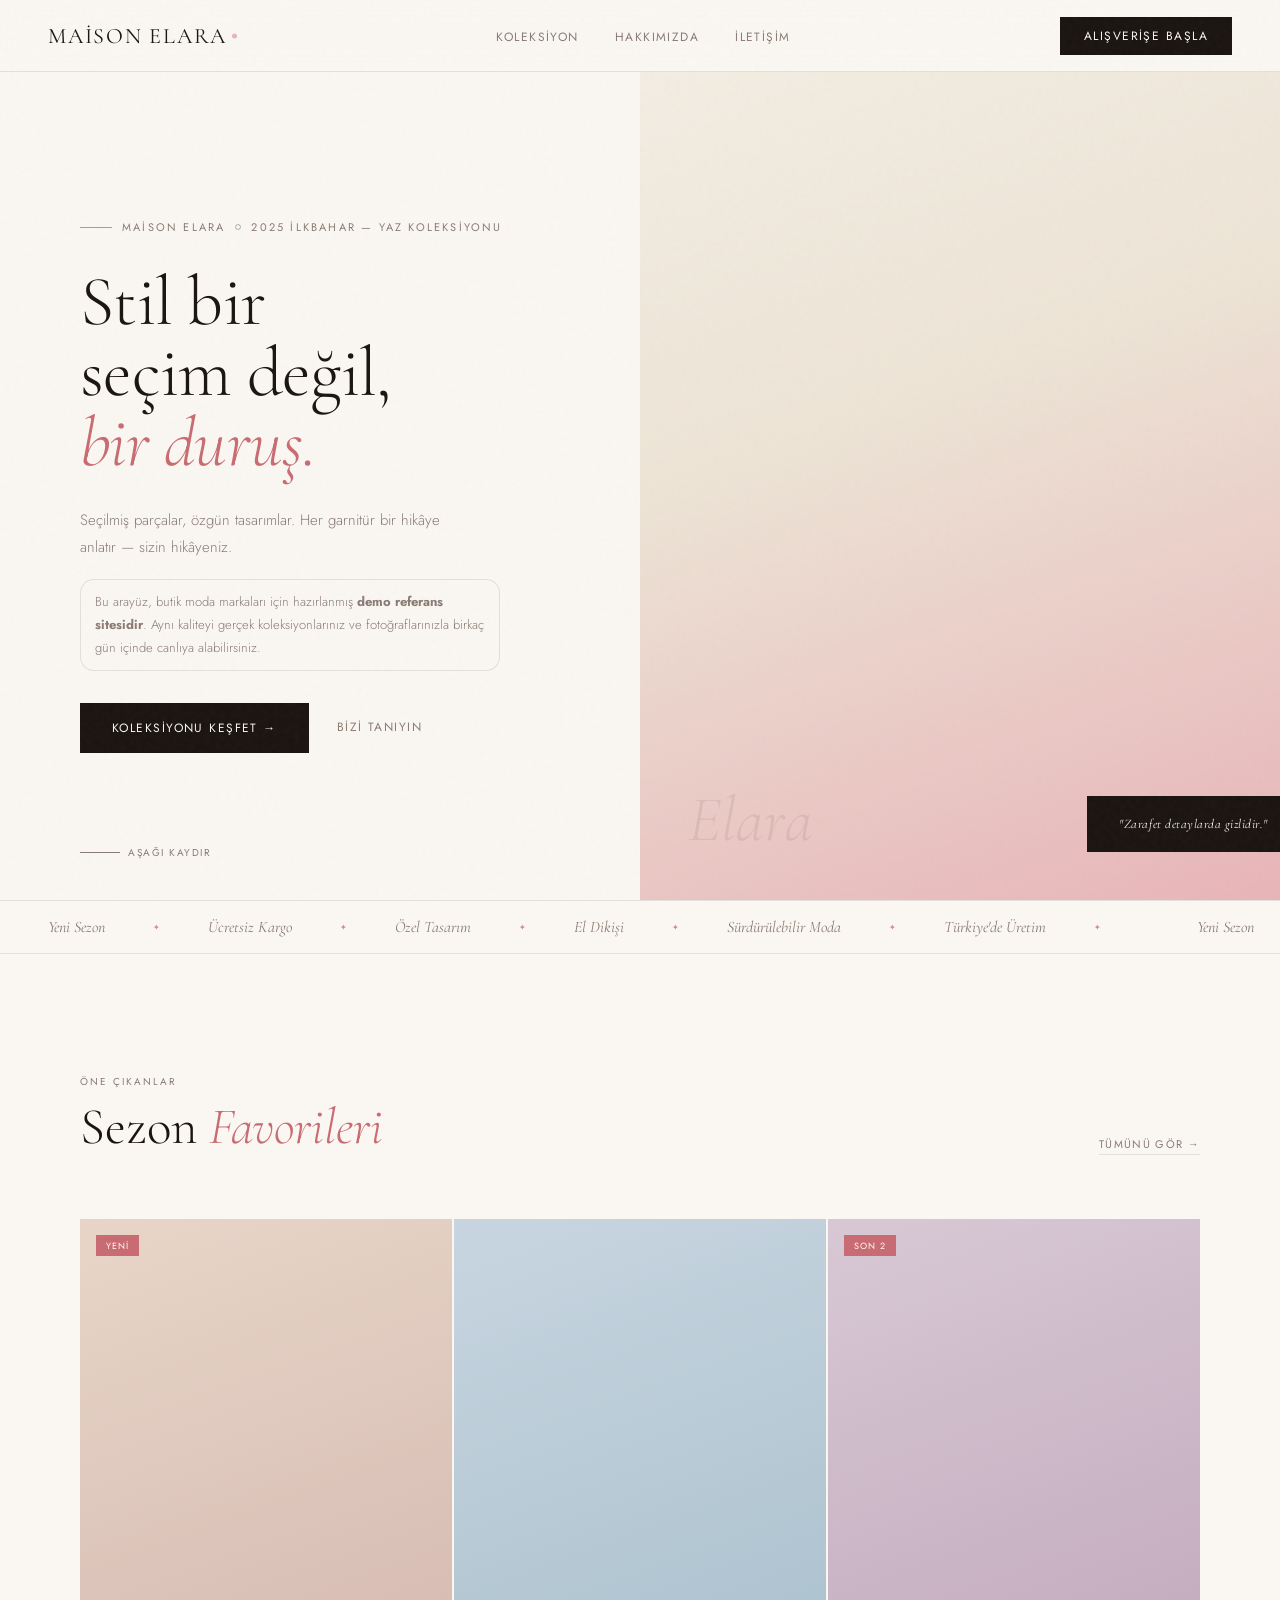
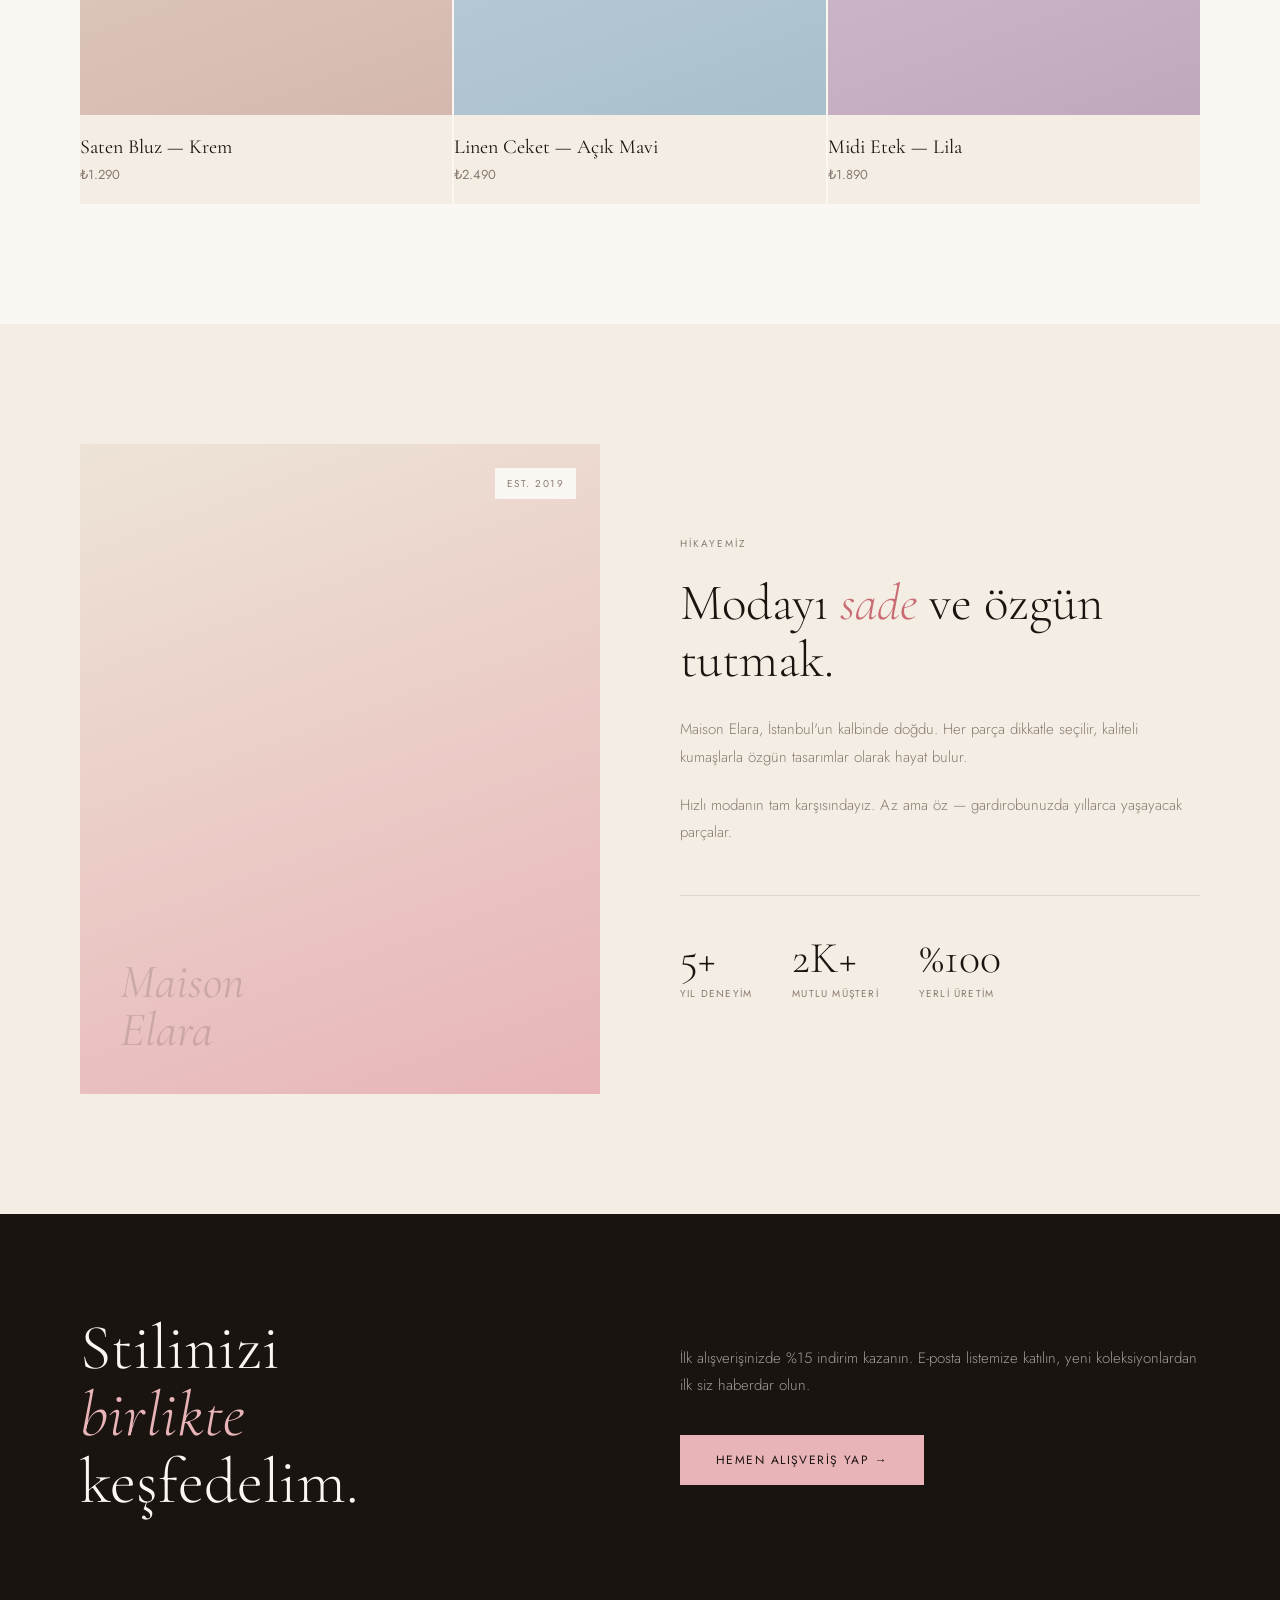
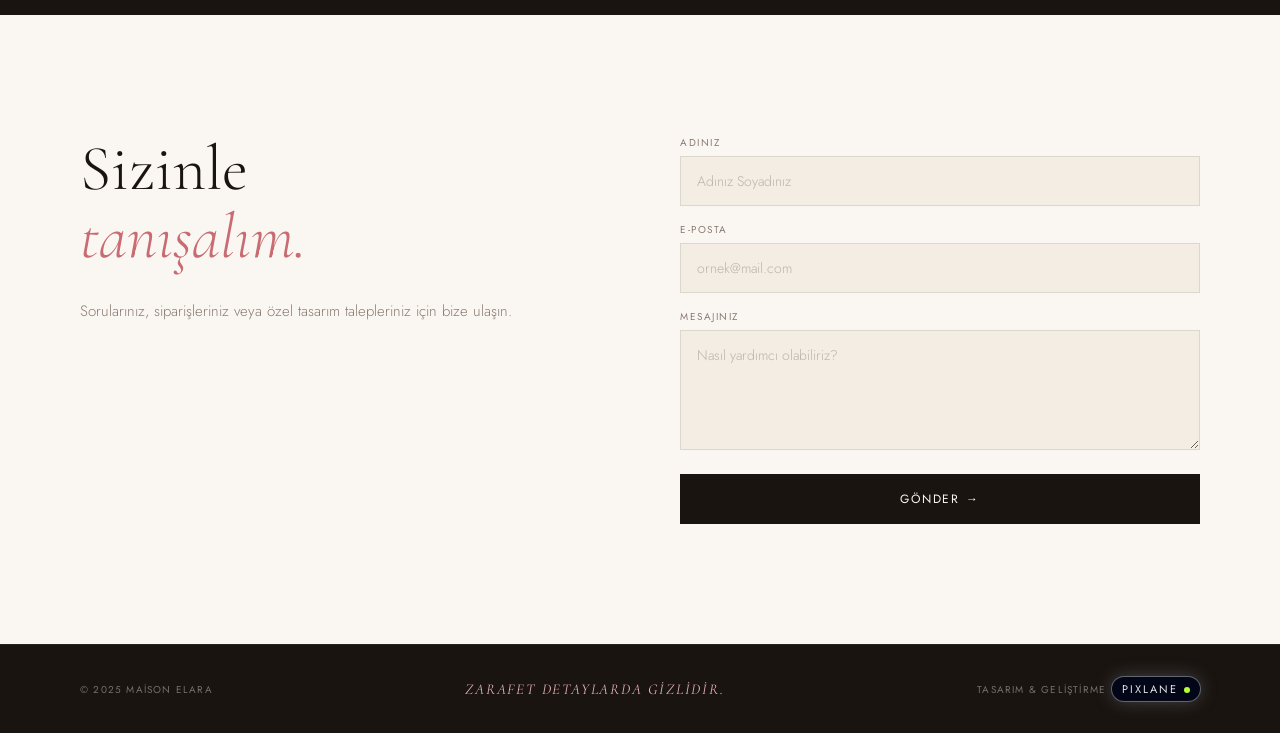
<file: pixlane-butik-demo/index.html>
<!DOCTYPE html>
<html lang="tr">
  <head>
    <meta charset="UTF-8" />
    <meta name="viewport" content="width=device-width, initial-scale=1.0" />
    <title>Maison Elara — Butik Moda | Pixlane.co Demo</title>
    <meta
      name="description"
      content="Maison Elara için hazırlanmış, seçili parçalar ve özgün stil odaklı butik moda demo sitesi. Pixlane.co AI Web Studio tarafından tasarlanmış referans çalışma."
    />
    <link rel="preconnect" href="https://fonts.googleapis.com" />
    <link
      href="https://fonts.googleapis.com/css2?family=Cormorant+Garamond:ital,wght@0,300;0,400;0,500;1,300;1,400&family=Jost:wght@300;400;500&display=swap"
      rel="stylesheet"
    />
    <link rel="stylesheet" href="styles.css" />
  </head>
  <body>
    <nav>
      <a href="#hero" class="logo brand-logo">
        <span class="brand-wordmark">Maison Elara</span>
      </a>
      <ul class="nav-links">
        <li><a href="#collection">Koleksiyon</a></li>
        <li><a href="#about">Hakkımızda</a></li>
        <li><a href="#contact">İletişim</a></li>
      </ul>
      <a href="#contact" class="nav-cta">Alışverişe Başla</a>
    </nav>

    <!-- HERO -->
    <section class="hero">
      <div class="hero-left">
        <div class="hero-label">
          Maison Elara
          <span class="hero-label-dot"></span>
          2025 İlkbahar — Yaz Koleksiyonu
        </div>
        <h1 class="hero-title">
          Stil bir<br />
          seçim değil,<br />
          <em>bir duruş.</em>
        </h1>
        <p class="hero-sub">
          Seçilmiş parçalar, özgün tasarımlar. Her garnitür bir hikâye anlatır
          — sizin hikâyeniz.
        </p>
        <p class="hero-sub hero-sub-note">
          Bu arayüz, butik moda markaları için hazırlanmış
          <strong>demo referans sitesidir</strong>. Aynı kaliteyi gerçek
          koleksiyonlarınız ve fotoğraflarınızla birkaç gün içinde canlıya
          alabilirsiniz.
        </p>
        <div class="hero-actions">
          <a href="#collection" class="btn-dark">Koleksiyonu Keşfet →</a>
          <a href="#about" class="btn-text">Bizi Tanıyın</a>
        </div>
      </div>
      <div class="hero-right">
        <div class="hero-placeholder">
          <div class="hero-tag">Elara</div>
          <div class="hero-badge">"Zarafet detaylarda gizlidir."</div>
        </div>
      </div>
      <div class="hero-scroll">
        <div class="hero-scroll-line"></div>
        Aşağı kaydır
      </div>
    </section>

    <!-- MARQUEE -->
    <div class="marquee">
      <div class="marquee-track">
        <div class="marquee-item">
          Yeni Sezon <span>✦</span> Ücretsiz Kargo <span>✦</span> Özel Tasarım
          <span>✦</span> El Dikişi <span>✦</span> Sürdürülebilir Moda
          <span>✦</span> Türkiye'de Üretim <span>✦</span>
        </div>
        <div class="marquee-item">
          Yeni Sezon <span>✦</span> Ücretsiz Kargo <span>✦</span> Özel Tasarım
          <span>✦</span> El Dikişi <span>✦</span> Sürdürülebilir Moda
          <span>✦</span> Türkiye'de Üretim <span>✦</span>
        </div>
      </div>
    </div>

    <!-- COLLECTION -->
    <section class="collection" id="collection">
      <div class="sec-header fu">
        <div>
          <div class="sec-label">Öne Çıkanlar</div>
          <h2 class="sec-title">Sezon <em>Favorileri</em></h2>
        </div>
        <a href="#contact" class="sec-link">Tümünü Gör →</a>
      </div>
      <div class="product-grid">
        <div class="product-card fu">
          <div class="product-img">
            <div class="product-color p1">
              <div class="product-overlay">
                <a href="#contact" class="product-quick">Hızlı Bak</a>
              </div>
            </div>
          </div>
          <div class="product-tag">Yeni</div>
          <div class="product-info">
            <div class="product-name">Saten Bluz — Krem</div>
            <div class="product-price">₺1.290</div>
          </div>
        </div>
        <div class="product-card fu fu1">
          <div class="product-img">
            <div class="product-color p2">
              <div class="product-overlay">
                <a href="#contact" class="product-quick">Hızlı Bak</a>
              </div>
            </div>
          </div>
          <div class="product-info">
            <div class="product-name">Linen Ceket — Açık Mavi</div>
            <div class="product-price">₺2.490</div>
          </div>
        </div>
        <div class="product-card fu fu2">
          <div class="product-img">
            <div class="product-color p3">
              <div class="product-overlay">
                <a href="#contact" class="product-quick">Hızlı Bak</a>
              </div>
            </div>
          </div>
          <div class="product-tag">Son 2</div>
          <div class="product-info">
            <div class="product-name">Midi Etek — Lila</div>
            <div class="product-price">₺1.890</div>
          </div>
        </div>
      </div>
    </section>

    <!-- ABOUT -->
    <section class="about" id="about">
      <div class="about-left fu">
        <div class="about-img-wrap">
          <div class="about-img-text">Maison<br />Elara</div>
          <div class="about-year">Est. 2019</div>
        </div>
      </div>
      <div class="about-right fu fu1">
        <div class="sec-label">Hikayemiz</div>
        <h2>Modayı <em>sade</em> ve özgün tutmak.</h2>
        <p>
          Maison Elara, İstanbul'un kalbinde doğdu. Her parça dikkatle seçilir,
          kaliteli kumaşlarla özgün tasarımlar olarak hayat bulur.
        </p>
        <p>
          Hızlı modanın tam karşısındayız. Az ama öz — gardırobunuzda yıllarca
          yaşayacak parçalar.
        </p>
        <div class="about-stats">
          <div>
            <div class="astat-num">5+</div>
            <div class="astat-label">Yıl Deneyim</div>
          </div>
          <div>
            <div class="astat-num">2K+</div>
            <div class="astat-label">Mutlu Müşteri</div>
          </div>
          <div>
            <div class="astat-num">%100</div>
            <div class="astat-label">Yerli Üretim</div>
          </div>
        </div>
      </div>
    </section>

    <!-- CTA BAND -->
    <div class="cta-band">
      <h2 class="fu">
        Stilinizi<br /><em>birlikte</em><br />keşfedelim.
      </h2>
      <div class="cta-right fu fu1">
        <p>
          İlk alışverişinizde %15 indirim kazanın. E-posta listemize katılın,
          yeni koleksiyonlardan ilk siz haberdar olun.
        </p>
        <a href="#contact" class="btn-blush">Hemen Alışveriş Yap →</a>
      </div>
    </div>

    <!-- CONTACT -->
    <section class="contact" id="contact">
      <div class="contact-grid">
        <div class="contact-left fu">
          <h2>
            Sizinle<br /><em>tanışalım.</em>
          </h2>
          <p>
            Sorularınız, siparişleriniz veya özel tasarım talepleriniz için bize
            ulaşın.
          </p>
        </div>
        <div class="fu fu1">
          <form
            class="contact-form"
            action="https://formspree.io/f/xgolbzva"
            method="POST"
          >
            <div class="cf-group">
              <label class="cf-label">Adınız</label>
              <input
                type="text"
                name="name"
                class="cf-input"
                placeholder="Adınız Soyadınız"
                required
              />
            </div>
            <div class="cf-group">
              <label class="cf-label">E-posta</label>
              <input
                type="email"
                name="email"
                class="cf-input"
                placeholder="ornek@mail.com"
                required
              />
            </div>
            <div class="cf-group">
              <label class="cf-label">Mesajınız</label>
              <textarea
                name="message"
                class="cf-input cf-textarea"
                placeholder="Nasıl yardımcı olabiliriz?"
                required
              ></textarea>
            </div>
            <button type="submit" class="cf-submit">Gönder →</button>
          </form>
        </div>
      </div>
    </section>

    <footer>
      <span>© 2025 Maison Elara</span>
      <span class="ft">Zarafet detaylarda gizlidir.</span>
      <span class="ft-built">
        Tasarım & geliştirme
        <span class="pixlane-wordmark">
          PIXLANE<span class="pixlane-dot"></span>
        </span>
      </span>
    </footer>

    <script src="script.js"></script>
  </body>
</html>
</file>
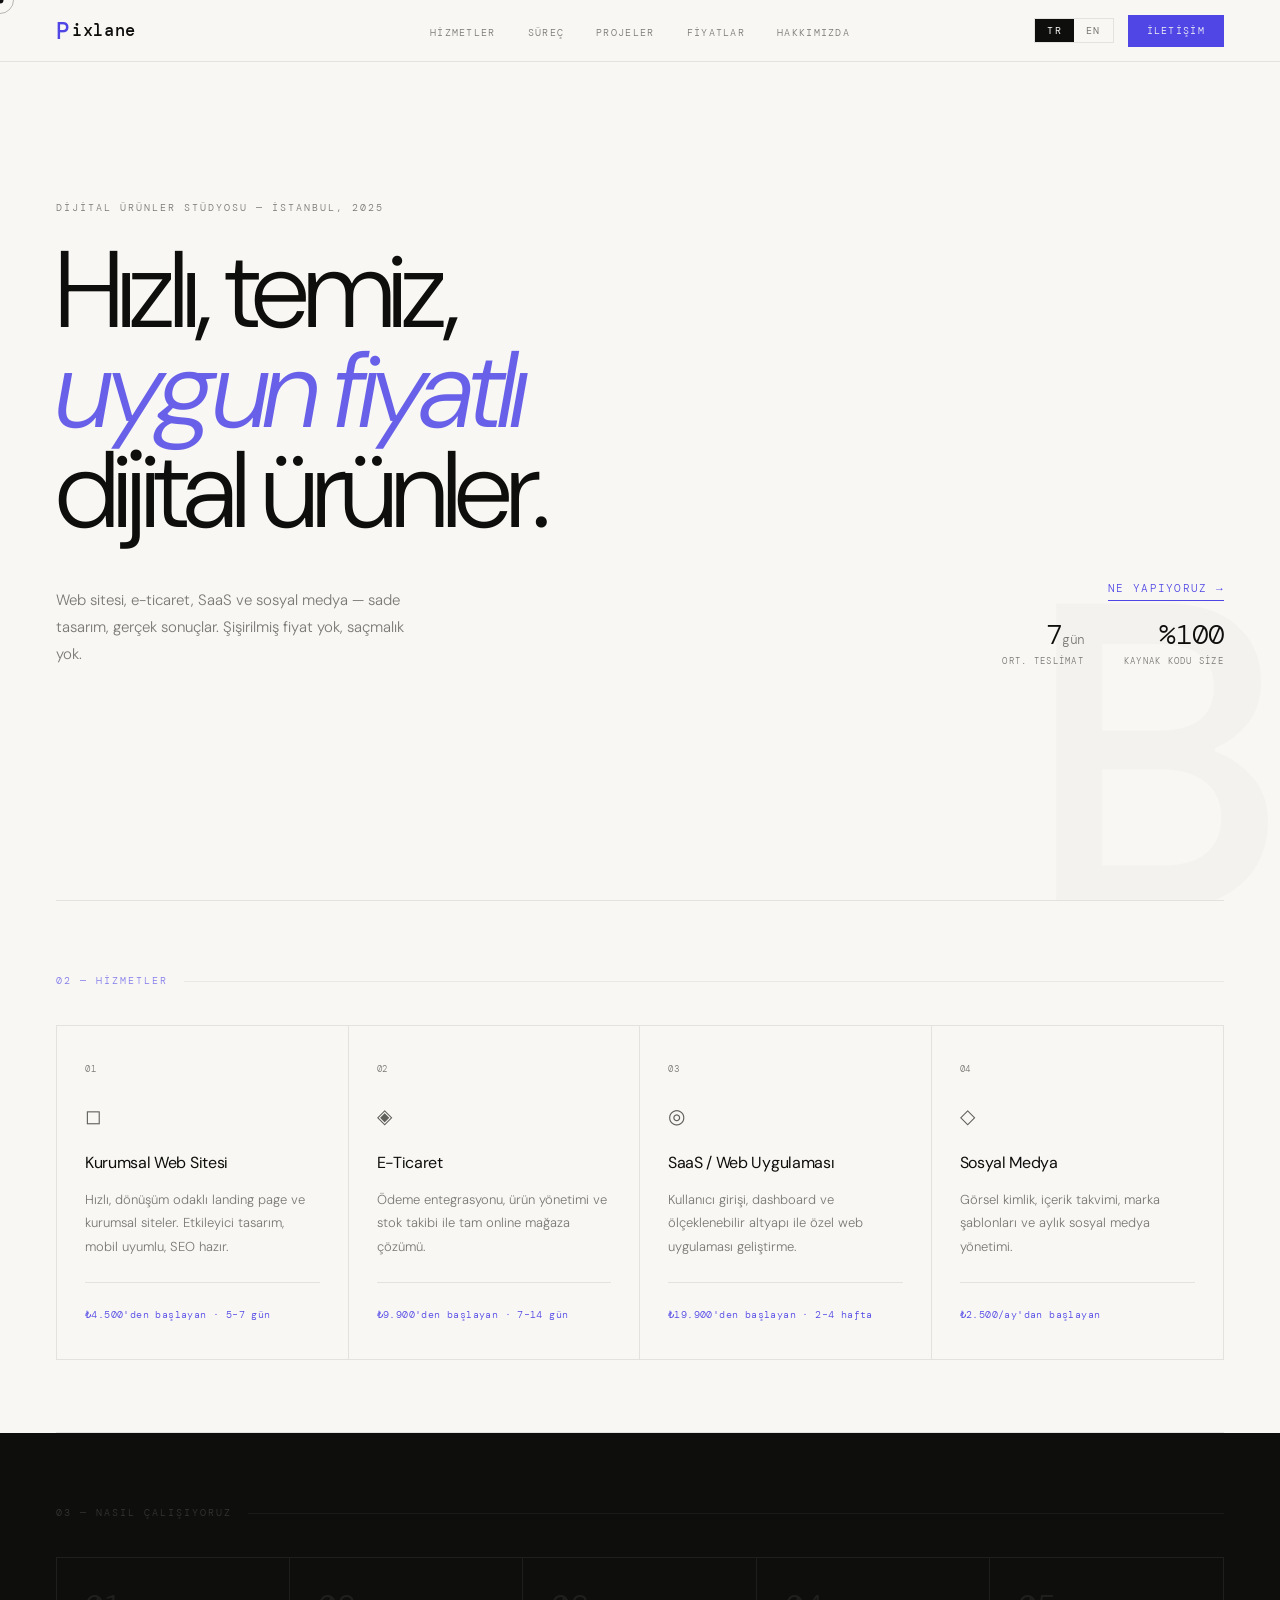
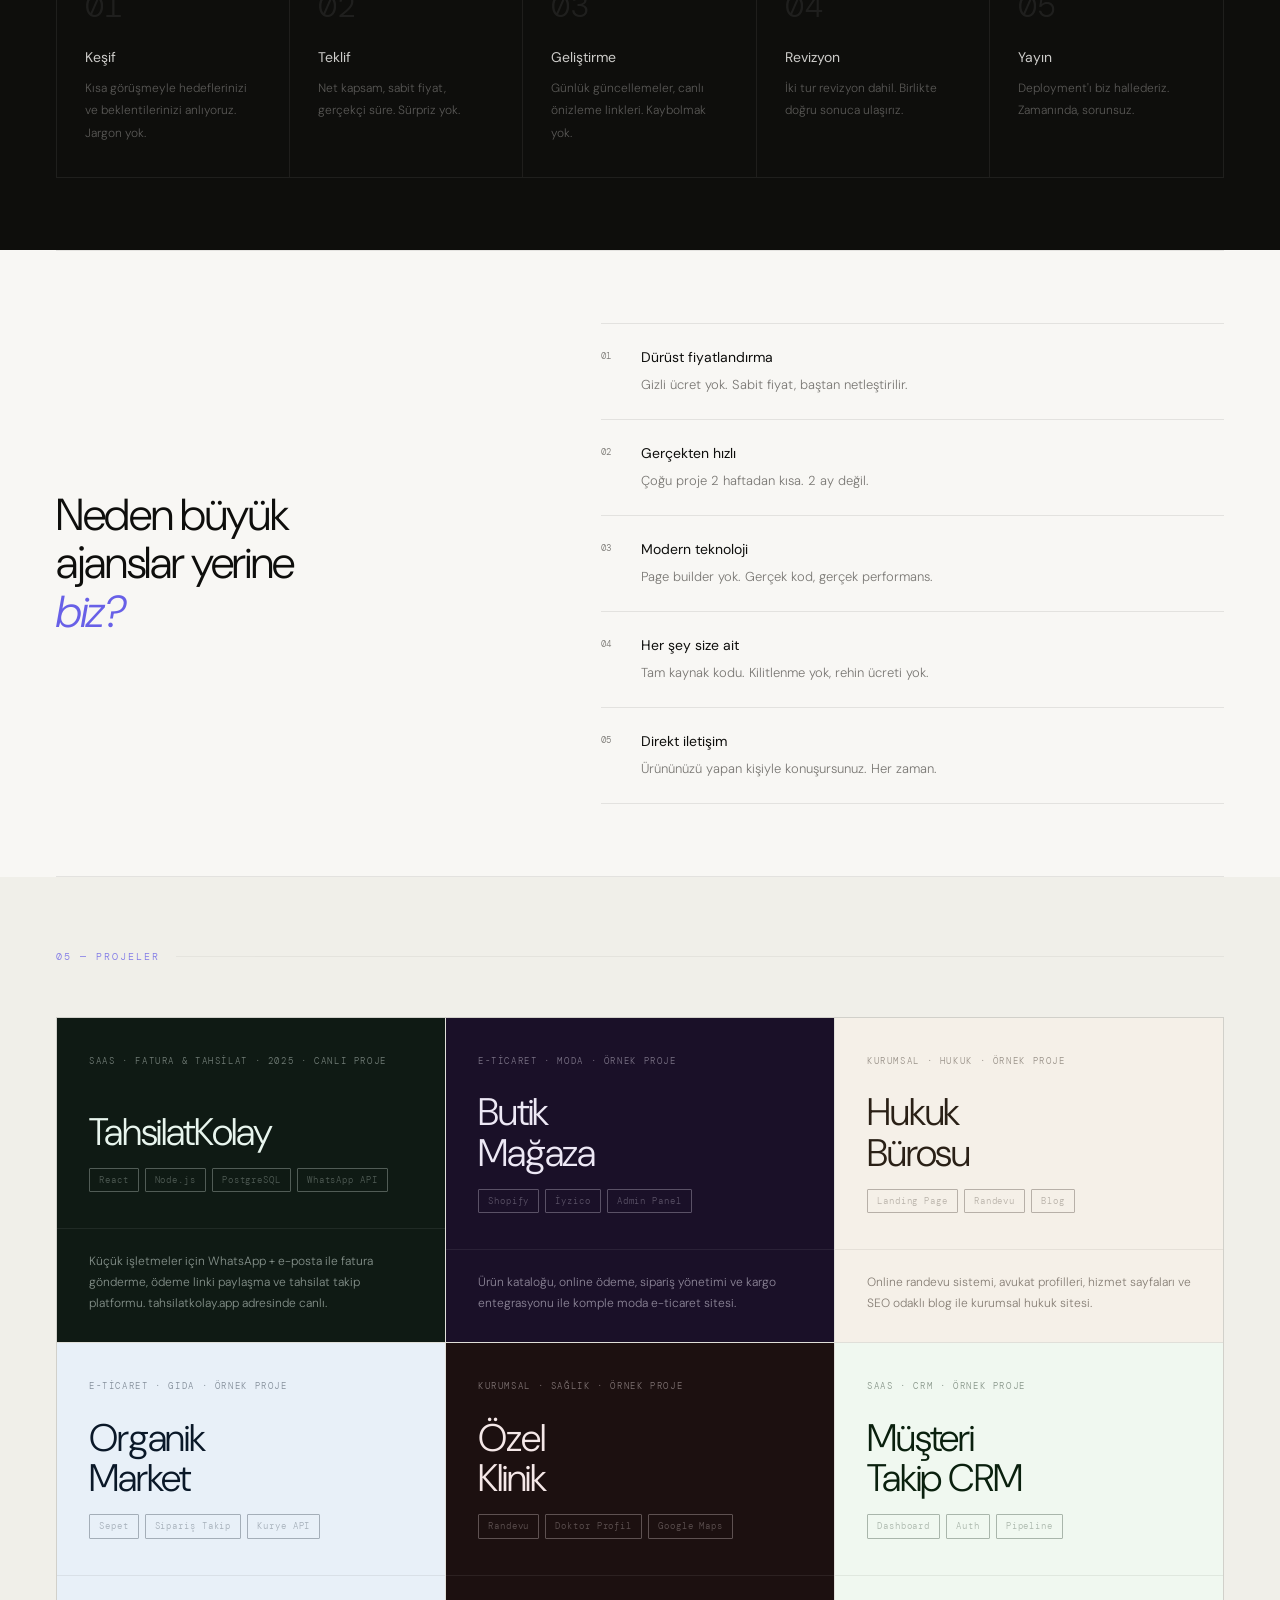
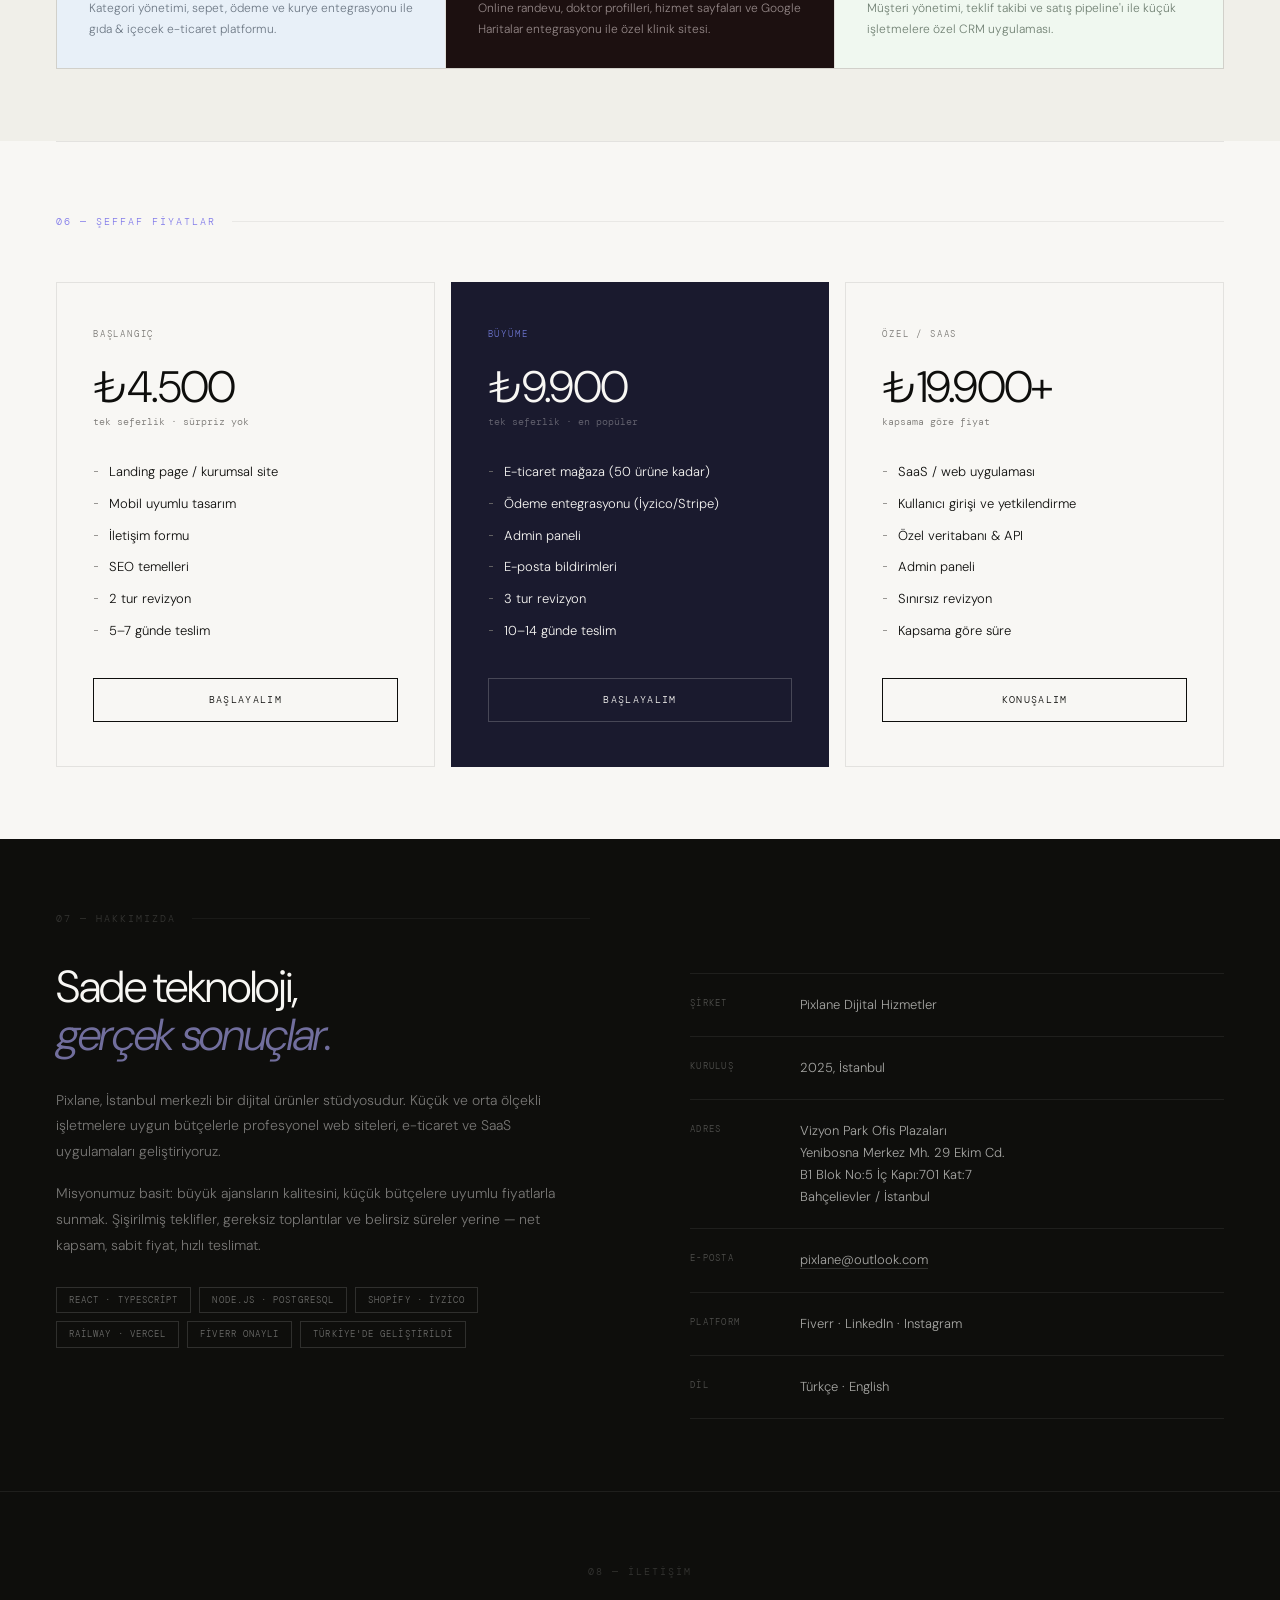
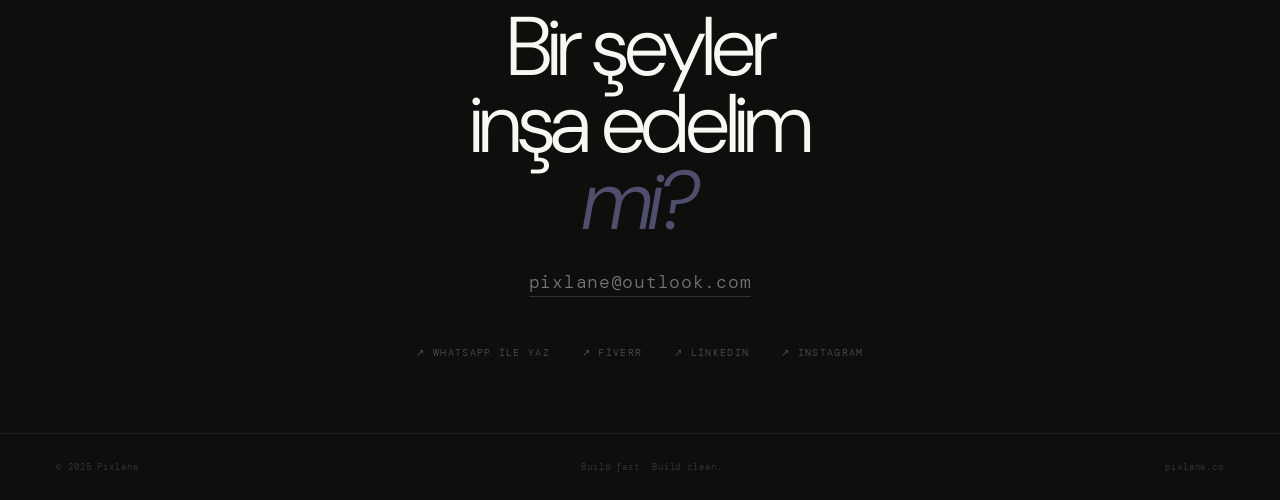
<file: buildora (1).html>
<!DOCTYPE html>
<html lang="tr">
<head>
<meta charset="UTF-8">
<meta name="viewport" content="width=device-width, initial-scale=1.0">
<title>Pixlane — Dijital Ürünler, Sade Fiyatlar</title>
<link rel="preconnect" href="https://fonts.googleapis.com">
<link href="https://fonts.googleapis.com/css2?family=DM+Mono:ital,wght@0,300;0,400;0,500;1,300&family=DM+Sans:opsz,wght@9..40,300;9..40,400;9..40,500;9..40,600&display=swap" rel="stylesheet">
<style>
*, *::before, *::after { box-sizing: border-box; margin: 0; padding: 0; }
:root {
  --bg: #f8f7f4; --fg: #0e0e0c; --muted: #7a7874; --faint: #eceae5;
  --line: rgba(14,14,12,0.09);
  --indigo: #4f46e5; --indigo-soft: rgba(79,70,229,0.08);
  --mono: 'DM Mono', monospace; --sans: 'DM Sans', sans-serif;
}
html { scroll-behavior: smooth; }
body { background: var(--bg); color: var(--fg); font-family: var(--sans); font-weight: 300; line-height: 1.6; overflow-x: hidden; cursor: none; }

.cur { position:fixed; width:7px; height:7px; background:var(--fg); border-radius:50%; pointer-events:none; z-index:9999; transform:translate(-50%,-50%); }
.cur-r { position:fixed; width:28px; height:28px; border:1px solid var(--fg); border-radius:50%; pointer-events:none; z-index:9998; transform:translate(-50%,-50%); opacity:.28; }

/* NAV */
nav {
  position:fixed; top:0; left:0; right:0; z-index:100;
  display:flex; align-items:center; justify-content:space-between;
  padding:0 56px; height:62px;
  background:rgba(248,247,244,.92); backdrop-filter:blur(18px);
  border-bottom:1px solid var(--line);
}
.nav-logo { font-family:var(--mono); font-size:17px; font-weight:500; letter-spacing:.06em; color:var(--fg); text-decoration:none; }
.nav-mid { display:flex; gap:32px; list-style:none; position:absolute; left:50%; transform:translateX(-50%); }
.nav-mid a { font-family:var(--mono); font-size:10px; letter-spacing:.13em; text-transform:uppercase; color:var(--muted); text-decoration:none; transition:color .2s; }
.nav-mid a:hover { color:var(--fg); }
.nav-r { display:flex; align-items:center; gap:14px; }
.lang-sw { display:flex; border:1px solid var(--line); }
.lb { padding:5px 12px; background:transparent; border:none; color:var(--muted); font-family:var(--mono); font-size:10px; letter-spacing:.13em; text-transform:uppercase; cursor:none; transition:background .2s,color .2s; }
.lb.on { background:var(--fg); color:var(--bg); }
.lb:not(.on):hover { color:var(--fg); }
.nav-btn { font-family:var(--mono); font-size:10px; letter-spacing:.13em; text-transform:uppercase; color:var(--bg); text-decoration:none; border:1px solid var(--indigo); background:var(--indigo); padding:7px 18px; transition:background .2s,color .2s,opacity .2s; white-space:nowrap; }
.nav-btn:hover { opacity:.85; }


/* HERO */
.hero {
  min-height:100vh; display:grid;
  grid-template-rows:1fr auto auto auto 1fr;
  padding:0 56px; position:relative; overflow:hidden;
}
.hero-spacer { min-height:88px; }
.hero-wm { position:absolute; bottom:-6vw; right:-1vw; font-family:var(--mono); font-size:34vw; font-weight:500; color:rgba(14,14,12,.018); user-select:none; pointer-events:none; line-height:1; }
.hero-eye { font-family:var(--mono); font-size:10px; letter-spacing:.2em; text-transform:uppercase; color:var(--muted); padding-top:28px; opacity:0; animation:up .6s .1s forwards; }
.hero-h { font-size:clamp(56px,8.5vw,122px); font-weight:300; line-height:.92; letter-spacing:-.04em; padding-top:24px; opacity:0; animation:up .6s .25s forwards; }
.hero-h em { font-style:italic; color:var(--indigo); opacity:.85; }
.hero-body { display:flex; align-items:flex-end; justify-content:space-between; padding-top:40px; padding-bottom:60px; opacity:0; animation:up .6s .4s forwards; }
.hero-sub { max-width:360px; font-size:15px; color:var(--muted); line-height:1.8; }
.hero-actions { display:flex; flex-direction:column; align-items:flex-end; gap:20px; }
.hero-cta { font-family:var(--mono); font-size:11px; letter-spacing:.12em; text-transform:uppercase; color:var(--indigo); text-decoration:none; display:flex; align-items:center; gap:8px; border-bottom:1px solid var(--indigo); padding-bottom:2px; transition:gap .3s; }
.hero-cta:hover { gap:16px; }
.hero-nums { display:flex; gap:40px; }
.hn { text-align:right; }
.hn-v { font-family:var(--mono); font-size:28px; font-weight:300; letter-spacing:-.03em; line-height:1; }
.hn-l { font-family:var(--mono); font-size:9px; letter-spacing:.14em; text-transform:uppercase; color:var(--muted); margin-top:5px; }

/* UTILS */
hr.div { border:none; border-top:1px solid var(--line); margin:0 56px; }
.sec { padding:72px 56px; }
.lbl { font-family:var(--mono); font-size:10px; letter-spacing:.2em; text-transform:uppercase; color:var(--indigo); opacity:.7; margin-bottom:36px; display:flex; align-items:center; gap:16px; }
.lbl::after { content:''; flex:1; height:1px; background:var(--line); }

/* SERVICES */
.svc-grid { display:grid; grid-template-columns:repeat(4,1fr); border:1px solid var(--line); }
.svc { padding:36px 28px; border-right:1px solid var(--line); transition:background .25s; }
.svc:last-child { border-right:none; }
.svc:hover { background:rgba(14,14,12,.02); }
.svc-n { font-family:var(--mono); font-size:9px; color:var(--muted); letter-spacing:.1em; margin-bottom:24px; }
.svc-ico { font-size:20px; margin-bottom:18px; display:block; opacity:.65; }
.svc-t { font-size:16px; font-weight:400; margin-bottom:12px; letter-spacing:-.02em; }
.svc-d { font-size:13px; color:var(--muted); line-height:1.8; }
.svc-p { margin-top:24px; font-family:var(--mono); font-size:10px; color:var(--indigo); letter-spacing:.04em; padding-top:24px; border-top:1px solid var(--line); }

/* PROCESS */
.proc { padding:72px 56px; background:var(--fg); color:var(--bg); }
.proc .lbl { color:rgba(248,247,244,.24); }
.proc .lbl::after { background:rgba(248,247,244,.07); }
.proc-row { display:grid; grid-template-columns:repeat(5,1fr); border:1px solid rgba(248,247,244,.07); }
.proc-s { padding:32px 28px; border-right:1px solid rgba(248,247,244,.07); }
.proc-s:last-child { border-right:none; }
.proc-n { font-family:var(--mono); font-size:32px; font-weight:300; color:rgba(248,247,244,.08); line-height:1; margin-bottom:24px; }
.proc-t { font-size:14px; font-weight:400; margin-bottom:8px; color:rgba(248,247,244,.82); }
.proc-d { font-size:12px; color:rgba(248,247,244,.32); line-height:1.9; }

/* WHY */
.why { padding:72px 56px; display:grid; grid-template-columns:5fr 7fr; gap:100px; align-items:center; }
.why-t { font-size:clamp(30px,3.5vw,54px); font-weight:300; line-height:1.08; letter-spacing:-.03em; }
.why-t em { font-style:italic; color:var(--indigo); opacity:.85; }
.wp { display:flex; align-items:flex-start; gap:20px; padding:22px 0; border-bottom:1px solid var(--line); }
.wp:first-child { border-top:1px solid var(--line); }
.wp-n { font-family:var(--mono); font-size:9px; color:var(--muted); min-width:20px; padding-top:3px; }
.wp-t strong { display:block; font-size:14px; font-weight:400; margin-bottom:3px; }
.wp-t span { font-size:13px; color:var(--muted); }

/* PORTFOLIO — clean typographic cards, no fake mockups */
.port { padding:72px 56px; background:#f0efe9; }
.port .lbl::after { background:rgba(14,14,12,.07); }
.port-grid { display:grid; grid-template-columns:repeat(3,1fr); gap:1px; background:rgba(14,14,12,.07); border:1px solid rgba(14,14,12,.07); margin-top:52px; }

/* Card 1 — real project, dark */
.pi { display:flex; flex-direction:column; position:relative; overflow:hidden; min-height:300px; transition:filter .3s; }
.pi:hover { filter:brightness(.97); }
.pi-arrow { position:absolute; top:24px; right:24px; font-size:13px; font-family:var(--mono); opacity:0; transform:translate(-3px,3px); transition:all .25s; color:inherit; }
.pi:hover .pi-arrow { opacity:.6; transform:translate(0,0); }

/* Visual area */
.pi-vis { flex:1; padding:36px 32px; display:flex; flex-direction:column; justify-content:space-between; min-height:180px; }

/* Card themes */
.pi-1 { background:#0f1a14; color:#e8f5ee; }
.pi-1 .pi-vis { background:#0f1a14; }
.pi-2 { background:#1a1028; color:#ede8f5; }
.pi-2 .pi-vis { background:#1a1028; }
.pi-3 { background:#f5f0e8; color:#2a2016; }
.pi-3 .pi-vis { background:#f5f0e8; }
.pi-4 { background:#e8f0f8; color:#0a1828; }
.pi-4 .pi-vis { background:#e8f0f8; }
.pi-5 { background:#1c1010; color:#f5e8e8; }
.pi-5 .pi-vis { background:#1c1010; }
.pi-6 { background:#f0f8f0; color:#0a200e; }
.pi-6 .pi-vis { background:#f0f8f0; }

.pi-cat { font-family:var(--mono); font-size:9px; letter-spacing:.18em; text-transform:uppercase; opacity:.45; margin-bottom:auto; }
.pi-big { font-size:clamp(28px,3vw,44px); font-weight:300; letter-spacing:-.03em; line-height:1.05; margin-top:24px; }
.pi-tag-row { display:flex; flex-wrap:wrap; gap:6px; margin-top:16px; }
.pi-tag { font-family:var(--mono); font-size:9px; letter-spacing:.1em; padding:4px 9px; border:1px solid currentColor; opacity:.3; border-radius:1px; }

.pi-info { padding:22px 32px 28px; border-top:1px solid rgba(255,255,255,.07); }
.pi-3 .pi-info, .pi-4 .pi-info, .pi-6 .pi-info { border-top:1px solid rgba(14,14,12,.07); }
.pi-desc { font-size:12px; opacity:.55; line-height:1.75; }

/* PRICING */
.price-grid { display:grid; grid-template-columns:repeat(3,1fr); gap:16px; margin-top:52px; }
.pc { border:1px solid var(--line); padding:44px 36px; transition:border-color .25s; }
.pc:hover { border-color:rgba(14,14,12,.28); }
.pc.hot { background:#1a1a2e; color:var(--bg); border-color:#1a1a2e; }
.pc-tier { font-family:var(--mono); font-size:9px; letter-spacing:.2em; text-transform:uppercase; color:var(--muted); margin-bottom:24px; }
.pc.hot .pc-tier { color:#818cf8; opacity:.8; }
.pc-price { font-size:44px; font-weight:300; letter-spacing:-.04em; line-height:1; margin-bottom:5px; }
.pc-note { font-family:var(--mono); font-size:10px; color:var(--muted); margin-bottom:32px; }
.pc.hot .pc-note { color:rgba(248,247,244,.35); }
.pc-list { list-style:none; display:flex; flex-direction:column; gap:11px; margin-bottom:36px; }
.pc-list li { font-size:13px; display:flex; align-items:flex-start; gap:10px; }
.pc-list li::before { content:'–'; font-family:var(--mono); font-size:10px; color:var(--muted); flex-shrink:0; padding-top:2px; }
.pc-btn { display:block; width:100%; font-family:var(--mono); font-size:10px; letter-spacing:.13em; text-transform:uppercase; text-align:center; text-decoration:none; padding:13px; border:1px solid var(--fg); color:var(--fg); background:transparent; cursor:none; transition:background .2s,color .2s; }
.pc-btn:hover { background:var(--fg); color:var(--bg); }
.pc.hot .pc-btn { border-color:rgba(248,247,244,.2); color:var(--bg); }
.pc.hot .pc-btn:hover { background:var(--bg); color:var(--fg); }

/* ABOUT / CONTACT — full section */
.about-contact { background:var(--fg); color:var(--bg); }

.about { padding:72px 56px; display:grid; grid-template-columns:1fr 1fr; gap:100px; align-items:start; border-bottom:1px solid rgba(248,247,244,.07); }
.about .lbl { color:rgba(248,247,244,.24); }
.about .lbl::after { background:rgba(248,247,244,.07); }
.about-h { font-size:clamp(30px,3.5vw,54px); font-weight:300; line-height:1.08; letter-spacing:-.03em; margin-bottom:28px; }
.about-h em { font-style:italic; color:rgba(180,175,255,.6); }
.about-p { font-size:14px; color:rgba(248,247,244,.45); line-height:1.85; margin-bottom:16px; }
.about-badges { display:flex; flex-wrap:wrap; gap:8px; margin-top:28px; }
.badge { font-family:var(--mono); font-size:9px; letter-spacing:.12em; text-transform:uppercase; padding:5px 12px; border:1px solid rgba(248,247,244,.14); color:rgba(248,247,244,.4); }

.about-right { display:flex; flex-direction:column; gap:0; padding-top:62px; }
.info-row { display:flex; align-items:flex-start; gap:20px; padding:20px 0; border-bottom:1px solid rgba(248,247,244,.07); }
.info-row:first-child { border-top:1px solid rgba(248,247,244,.07); }
.info-label { font-family:var(--mono); font-size:9px; letter-spacing:.14em; text-transform:uppercase; color:rgba(248,247,244,.28); min-width:90px; padding-top:2px; flex-shrink:0; }
.info-val { font-size:13px; color:rgba(248,247,244,.65); line-height:1.7; }
.info-val a { color:rgba(248,247,244,.65); text-decoration:none; border-bottom:1px solid rgba(248,247,244,.15); transition:color .2s,border-color .2s; }
.info-val a:hover { color:var(--bg); border-color:var(--bg); }

.contact { padding:72px 56px; text-align:center; }
.contact .lbl { justify-content:center; color:rgba(248,247,244,.24); margin-bottom:28px; }
.contact .lbl::after { display:none; }
.contact-h { font-size:clamp(44px,6.5vw,96px); font-weight:300; letter-spacing:-.04em; line-height:.93; margin-bottom:28px; }
.contact-h em { font-style:italic; color:rgba(180,175,255,.4); }
.contact-mail { font-family:var(--mono); font-size:clamp(13px,1.5vw,18px); color:rgba(248,247,244,.45); letter-spacing:.04em; text-decoration:none; border-bottom:1px solid rgba(248,247,244,.15); padding-bottom:2px; transition:color .2s,border-color .2s; }
.contact-mail:hover { color:var(--bg); border-color:var(--bg); }
.contact-links { display:flex; justify-content:center; gap:32px; margin-top:48px; }
.cl { font-family:var(--mono); font-size:10px; letter-spacing:.13em; text-transform:uppercase; color:rgba(248,247,244,.28); text-decoration:none; transition:color .2s; display:flex; align-items:center; gap:6px; }
.cl:hover { color:var(--bg); }

footer { padding:26px 56px; background:var(--fg); border-top:1px solid rgba(248,247,244,.06); display:flex; justify-content:space-between; align-items:center; color:rgba(248,247,244,.18); font-family:var(--mono); font-size:9px; letter-spacing:.1em; }

@keyframes up { from{opacity:0;transform:translateY(18px)} to{opacity:1;transform:translateY(0)} }
.rev { opacity:1; transform:translateY(0); transition:opacity .7s,transform .7s; }
.rev.in { opacity:1; transform:translateY(0); }

@media(max-width:960px){
  nav{padding:0 20px;} .nav-mid{display:none;}
  .hero,.sec,.proc,.why,.port,.about,.contact{padding-left:20px;padding-right:20px;}
  hr.div{margin:0 20px;}
  .hero-h{font-size:clamp(40px,11vw,76px);}
  .hero-sub{font-size:14px;}
  .svc-grid{grid-template-columns:1fr 1fr;}
  .svc{border-right:none!important;border-bottom:1px solid var(--line);}
  .svc:nth-child(odd){border-right:1px solid var(--line)!important;}
  .proc-row{grid-template-columns:1fr 1fr;}
  .proc-s{border-right:none!important;border-bottom:1px solid rgba(248,247,244,.07);}
  .proc-s:nth-child(odd){border-right:1px solid rgba(248,247,244,.07)!important;}
  .why{grid-template-columns:1fr;gap:44px;}
  .port-grid{grid-template-columns:1fr;}
  .price-grid{grid-template-columns:1fr;}
  .about{grid-template-columns:1fr;gap:48px;}
  .about-right{padding-top:0;}
  footer{flex-direction:column;gap:5px;text-align:center;}
  body{cursor:auto;} .cur,.cur-r{display:none;}
}
</style>
</head>
<body>

<div class="cur" id="cur"></div>
<div class="cur-r" id="curR"></div>

<!-- NAV -->
<nav>
  <a href="#" class="nav-logo"><span style="color:var(--indigo);font-size:1.35em;font-weight:500;line-height:1;vertical-align:middle;margin-right:1px">P</span><span style="letter-spacing:.04em">ixlane</span></a>
  <ul class="nav-mid">
    <li><a href="#services" data-tr="Hizmetler" data-en="Services">Hizmetler</a></li>
    <li><a href="#process" data-tr="Süreç" data-en="Process">Süreç</a></li>
    <li><a href="#portfolio" data-tr="Projeler" data-en="Work">Projeler</a></li>
    <li><a href="#pricing" data-tr="Fiyatlar" data-en="Pricing">Fiyatlar</a></li>
    <li><a href="#about" data-tr="Hakkımızda" data-en="About">Hakkımızda</a></li>
  </ul>
  <div class="nav-r">
    <div class="lang-sw">
      <button class="lb on" id="bTR" onclick="setLang('tr')">TR</button>
      <button class="lb" id="bEN" onclick="setLang('en')">EN</button>
    </div>
    <a href="#contact" class="nav-btn" data-tr="İletişim" data-en="Contact">İletişim</a>
  </div>
</nav>

<!-- HERO -->
<section class="hero">
  <div class="hero-wm">B</div>
  <div class="hero-spacer"></div>
  <p class="hero-eye" data-tr="Dijital Ürünler Stüdyosu — İstanbul, 2025" data-en="Digital Products Studio — Istanbul, 2025">Dijital Ürünler Stüdyosu — İstanbul, 2025</p>
  <h1 class="hero-h" data-tr="Hızlı, temiz,<br><em>uygun fiyatlı</em><br>dijital ürünler." data-en="Fast, clean,<br><em>fairly priced</em><br>digital products.">Hızlı, temiz,<br><em>uygun fiyatlı</em><br>dijital ürünler.</h1>
  <div class="hero-body">
    <p class="hero-sub" data-tr="Web sitesi, e-ticaret, SaaS ve sosyal medya — sade tasarım, gerçek sonuçlar. Şişirilmiş fiyat yok, saçmalık yok." data-en="Websites, e-commerce, SaaS and social media — clean design, real results. No bloated pricing, no nonsense.">Web sitesi, e-ticaret, SaaS ve sosyal medya — sade tasarım, gerçek sonuçlar. Şişirilmiş fiyat yok, saçmalık yok.</p>
    <div class="hero-actions">
      <a href="#services" class="hero-cta" data-tr="Ne yapıyoruz →" data-en="What we do →">Ne yapıyoruz →</a>
      <div class="hero-nums">
        <div class="hn">
          <div class="hn-v" id="statD">7<span style="font-size:.48em;color:var(--muted)">gün</span></div>
          <div class="hn-l" data-tr="Ort. teslimat" data-en="Avg. delivery">Ort. teslimat</div>
        </div>
        <div class="hn">
          <div class="hn-v">%100</div>
          <div class="hn-l" data-tr="Kaynak kodu size" data-en="Code ownership">Kaynak kodu size</div>
        </div>
      </div>
    </div>
  </div>
</section>

<hr class="div">

<!-- SERVICES -->
<section class="sec" id="services">
  <div class="lbl" data-tr="02 — Hizmetler" data-en="02 — Services">02 — Hizmetler</div>
  <div class="svc-grid rev">
    <div class="svc">
      <div class="svc-n">01</div>
      <span class="svc-ico">◻</span>
      <h3 class="svc-t" data-tr="Kurumsal Web Sitesi" data-en="Corporate Website">Kurumsal Web Sitesi</h3>
      <p class="svc-d" data-tr="Hızlı, dönüşüm odaklı landing page ve kurumsal siteler. Etkileyici tasarım, mobil uyumlu, SEO hazır." data-en="Fast, conversion-focused landing pages. Impressive design, mobile-ready, SEO-optimized.">Hızlı, dönüşüm odaklı landing page ve kurumsal siteler. Etkileyici tasarım, mobil uyumlu, SEO hazır.</p>
      <div class="svc-p" data-tr="₺4.500'den başlayan · 5–7 gün" data-en="From $150 · 5–7 days">₺4.500'den başlayan · 5–7 gün</div>
    </div>
    <div class="svc">
      <div class="svc-n">02</div>
      <span class="svc-ico">◈</span>
      <h3 class="svc-t" data-tr="E-Ticaret" data-en="E-Commerce">E-Ticaret</h3>
      <p class="svc-d" data-tr="Ödeme entegrasyonu, ürün yönetimi ve stok takibi ile tam online mağaza çözümü." data-en="Full online stores with payment integration, product management, and inventory tracking.">Ödeme entegrasyonu, ürün yönetimi ve stok takibi ile tam online mağaza çözümü.</p>
      <div class="svc-p" data-tr="₺9.900'den başlayan · 7–14 gün" data-en="From $299 · 7–14 days">₺9.900'den başlayan · 7–14 gün</div>
    </div>
    <div class="svc">
      <div class="svc-n">03</div>
      <span class="svc-ico">◎</span>
      <h3 class="svc-t" data-tr="SaaS / Web Uygulaması" data-en="SaaS / Web App">SaaS / Web Uygulaması</h3>
      <p class="svc-d" data-tr="Kullanıcı girişi, dashboard ve ölçeklenebilir altyapı ile özel web uygulaması geliştirme." data-en="Custom web apps with user auth, dashboards, and scalable backend infrastructure.">Kullanıcı girişi, dashboard ve ölçeklenebilir altyapı ile özel web uygulaması geliştirme.</p>
      <div class="svc-p" data-tr="₺19.900'den başlayan · 2–4 hafta" data-en="From $599 · 2–4 weeks">₺19.900'den başlayan · 2–4 hafta</div>
    </div>
    <div class="svc">
      <div class="svc-n">04</div>
      <span class="svc-ico">◇</span>
      <h3 class="svc-t" data-tr="Sosyal Medya" data-en="Social Media">Sosyal Medya</h3>
      <p class="svc-d" data-tr="Görsel kimlik, içerik takvimi, marka şablonları ve aylık sosyal medya yönetimi." data-en="Visual identity, content calendars, branded templates, and monthly management.">Görsel kimlik, içerik takvimi, marka şablonları ve aylık sosyal medya yönetimi.</p>
      <div class="svc-p" data-tr="₺2.500/ay'dan başlayan" data-en="From $79/mo">₺2.500/ay'dan başlayan</div>
    </div>
  </div>
</section>

<hr class="div">

<!-- PROCESS -->
<section class="proc" id="process">
  <div class="lbl" data-tr="03 — Nasıl çalışıyoruz" data-en="03 — How it works">03 — Nasıl çalışıyoruz</div>
  <div class="proc-row rev">
    <div class="proc-s">
      <div class="proc-n">01</div>
      <div class="proc-t" data-tr="Keşif" data-en="Discovery">Keşif</div>
      <p class="proc-d" data-tr="Kısa görüşmeyle hedeflerinizi ve beklentilerinizi anlıyoruz. Jargon yok." data-en="Brief call to understand your goals. No jargon.">Kısa görüşmeyle hedeflerinizi ve beklentilerinizi anlıyoruz. Jargon yok.</p>
    </div>
    <div class="proc-s">
      <div class="proc-n">02</div>
      <div class="proc-t" data-tr="Teklif" data-en="Proposal">Teklif</div>
      <p class="proc-d" data-tr="Net kapsam, sabit fiyat, gerçekçi süre. Sürpriz yok." data-en="Clear scope, fixed price, realistic deadline. No surprises.">Net kapsam, sabit fiyat, gerçekçi süre. Sürpriz yok.</p>
    </div>
    <div class="proc-s">
      <div class="proc-n">03</div>
      <div class="proc-t" data-tr="Geliştirme" data-en="Build">Geliştirme</div>
      <p class="proc-d" data-tr="Günlük güncellemeler, canlı önizleme linkleri. Kaybolmak yok." data-en="Daily updates, live preview links. No ghosting.">Günlük güncellemeler, canlı önizleme linkleri. Kaybolmak yok.</p>
    </div>
    <div class="proc-s">
      <div class="proc-n">04</div>
      <div class="proc-t" data-tr="Revizyon" data-en="Review">Revizyon</div>
      <p class="proc-d" data-tr="İki tur revizyon dahil. Birlikte doğru sonuca ulaşırız." data-en="Two rounds included. We get it right together.">İki tur revizyon dahil. Birlikte doğru sonuca ulaşırız.</p>
    </div>
    <div class="proc-s">
      <div class="proc-n">05</div>
      <div class="proc-t" data-tr="Yayın" data-en="Launch">Yayın</div>
      <p class="proc-d" data-tr="Deployment'ı biz hallederiz. Zamanında, sorunsuz." data-en="We handle deployment. On time, without issues.">Deployment'ı biz hallederiz. Zamanında, sorunsuz.</p>
    </div>
  </div>
</section>

<hr class="div" style="background:rgba(248,247,244,.08)">

<!-- WHY -->
<section class="why">
  <div class="rev">
    <h2 class="why-t" data-tr="Neden büyük<br>ajanslar yerine<br><em>biz?</em>" data-en="Why clients<br>choose <em>us</em><br>over agencies.">Neden büyük<br>ajanslar yerine<br><em>biz?</em></h2>
  </div>
  <div class="rev">
    <div class="wp"><span class="wp-n">01</span><div class="wp-t"><strong data-tr="Dürüst fiyatlandırma" data-en="Honest pricing">Dürüst fiyatlandırma</strong><span data-tr="Gizli ücret yok. Sabit fiyat, baştan netleştirilir." data-en="No hidden fees. Fixed price, agreed upfront.">Gizli ücret yok. Sabit fiyat, baştan netleştirilir.</span></div></div>
    <div class="wp"><span class="wp-n">02</span><div class="wp-t"><strong data-tr="Gerçekten hızlı" data-en="Actually fast">Gerçekten hızlı</strong><span data-tr="Çoğu proje 2 haftadan kısa. 2 ay değil." data-en="Most projects in under 2 weeks. Not 2 months.">Çoğu proje 2 haftadan kısa. 2 ay değil.</span></div></div>
    <div class="wp"><span class="wp-n">03</span><div class="wp-t"><strong data-tr="Modern teknoloji" data-en="Modern tech">Modern teknoloji</strong><span data-tr="Page builder yok. Gerçek kod, gerçek performans." data-en="No page builders. Real code, real performance.">Page builder yok. Gerçek kod, gerçek performans.</span></div></div>
    <div class="wp"><span class="wp-n">04</span><div class="wp-t"><strong data-tr="Her şey size ait" data-en="You own everything">Her şey size ait</strong><span data-tr="Tam kaynak kodu. Kilitlenme yok, rehin ücreti yok." data-en="Full source code. No lock-in, no hostage fees.">Tam kaynak kodu. Kilitlenme yok, rehin ücreti yok.</span></div></div>
    <div class="wp"><span class="wp-n">05</span><div class="wp-t"><strong data-tr="Direkt iletişim" data-en="Direct line">Direkt iletişim</strong><span data-tr="Ürününüzü yapan kişiyle konuşursunuz. Her zaman." data-en="You talk to the person building your product. Always.">Ürününüzü yapan kişiyle konuşursunuz. Her zaman.</span></div></div>
  </div>
</section>

<hr class="div">

<!-- PORTFOLIO -->
<section class="port" id="portfolio">
  <div class="lbl" data-tr="05 — Projeler" data-en="05 — Work">05 — Projeler</div>
  <div class="port-grid rev">

    <!-- TahsilatKolay — real -->
    <div class="pi pi-1">
      <span class="pi-arrow">↗</span>
      <div class="pi-vis">
        <div class="pi-cat" data-tr="SaaS · Fatura & Tahsilat · 2025 · Canlı Proje" data-en="SaaS · Invoicing & Collections · 2025 · Live">SaaS · Fatura & Tahsilat · 2025 · Canlı Proje</div>
        <div>
          <div class="pi-big">TahsilatKolay</div>
          <div class="pi-tag-row">
            <span class="pi-tag">React</span>
            <span class="pi-tag">Node.js</span>
            <span class="pi-tag">PostgreSQL</span>
            <span class="pi-tag">WhatsApp API</span>
          </div>
        </div>
      </div>
      <div class="pi-info">
        <div class="pi-desc" data-tr="Küçük işletmeler için WhatsApp + e-posta ile fatura gönderme, ödeme linki paylaşma ve tahsilat takip platformu. tahsilatkolay.app adresinde canlı." data-en="Invoice sending via WhatsApp + email, payment link sharing, and collections tracking for small businesses. Live at tahsilatkolay.app.">Küçük işletmeler için WhatsApp + e-posta ile fatura gönderme, ödeme linki paylaşma ve tahsilat takip platformu. tahsilatkolay.app adresinde canlı.</div>
      </div>
    </div>

    <!-- E-commerce moda -->
    <div class="pi pi-2">
      <span class="pi-arrow">↗</span>
      <div class="pi-vis">
        <div class="pi-cat" data-tr="E-Ticaret · Moda · Örnek Proje" data-en="E-Commerce · Fashion · Sample">E-Ticaret · Moda · Örnek Proje</div>
        <div>
          <div class="pi-big" data-tr="Butik<br>Mağaza" data-en="Boutique<br>Store">Butik<br>Mağaza</div>
          <div class="pi-tag-row">
            <span class="pi-tag">Shopify</span>
            <span class="pi-tag">İyzico</span>
            <span class="pi-tag">Admin Panel</span>
          </div>
        </div>
      </div>
      <div class="pi-info">
        <div class="pi-desc" data-tr="Ürün kataloğu, online ödeme, sipariş yönetimi ve kargo entegrasyonu ile komple moda e-ticaret sitesi." data-en="Complete fashion e-commerce with product catalog, online payment, order management, and shipping integration.">Ürün kataloğu, online ödeme, sipariş yönetimi ve kargo entegrasyonu ile komple moda e-ticaret sitesi.</div>
      </div>
    </div>

    <!-- Hukuk bürosu -->
    <div class="pi pi-3">
      <span class="pi-arrow">↗</span>
      <div class="pi-vis">
        <div class="pi-cat" data-tr="Kurumsal · Hukuk · Örnek Proje" data-en="Corporate · Legal · Sample">Kurumsal · Hukuk · Örnek Proje</div>
        <div>
          <div class="pi-big" data-tr="Hukuk<br>Bürosu" data-en="Law<br>Firm">Hukuk<br>Bürosu</div>
          <div class="pi-tag-row">
            <span class="pi-tag">Landing Page</span>
            <span class="pi-tag">Randevu</span>
            <span class="pi-tag">Blog</span>
          </div>
        </div>
      </div>
      <div class="pi-info">
        <div class="pi-desc" data-tr="Online randevu sistemi, avukat profilleri, hizmet sayfaları ve SEO odaklı blog ile kurumsal hukuk sitesi." data-en="Corporate law site with online appointments, attorney profiles, service pages, and SEO-focused blog.">Online randevu sistemi, avukat profilleri, hizmet sayfaları ve SEO odaklı blog ile kurumsal hukuk sitesi.</div>
      </div>
    </div>

    <!-- Organik market -->
    <div class="pi pi-4">
      <span class="pi-arrow">↗</span>
      <div class="pi-vis">
        <div class="pi-cat" data-tr="E-Ticaret · Gıda · Örnek Proje" data-en="E-Commerce · Food · Sample">E-Ticaret · Gıda · Örnek Proje</div>
        <div>
          <div class="pi-big" data-tr="Organik<br>Market" data-en="Organic<br>Market">Organik<br>Market</div>
          <div class="pi-tag-row">
            <span class="pi-tag">Sepet</span>
            <span class="pi-tag">Sipariş Takip</span>
            <span class="pi-tag">Kurye API</span>
          </div>
        </div>
      </div>
      <div class="pi-info">
        <div class="pi-desc" data-tr="Kategori yönetimi, sepet, ödeme ve kurye entegrasyonu ile gıda & içecek e-ticaret platformu." data-en="Food & beverage e-commerce with category management, cart, payment, and courier API integration.">Kategori yönetimi, sepet, ödeme ve kurye entegrasyonu ile gıda & içecek e-ticaret platformu.</div>
      </div>
    </div>

    <!-- Klinik -->
    <div class="pi pi-5">
      <span class="pi-arrow">↗</span>
      <div class="pi-vis">
        <div class="pi-cat" data-tr="Kurumsal · Sağlık · Örnek Proje" data-en="Corporate · Healthcare · Sample">Kurumsal · Sağlık · Örnek Proje</div>
        <div>
          <div class="pi-big" data-tr="Özel<br>Klinik" data-en="Private<br>Clinic">Özel<br>Klinik</div>
          <div class="pi-tag-row">
            <span class="pi-tag">Randevu</span>
            <span class="pi-tag">Doktor Profil</span>
            <span class="pi-tag">Google Maps</span>
          </div>
        </div>
      </div>
      <div class="pi-info">
        <div class="pi-desc" data-tr="Online randevu, doktor profilleri, hizmet sayfaları ve Google Haritalar entegrasyonu ile özel klinik sitesi." data-en="Private clinic site with online booking, doctor profiles, service pages, and Google Maps integration.">Online randevu, doktor profilleri, hizmet sayfaları ve Google Haritalar entegrasyonu ile özel klinik sitesi.</div>
      </div>
    </div>

    <!-- CRM SaaS -->
    <div class="pi pi-6">
      <span class="pi-arrow">↗</span>
      <div class="pi-vis">
        <div class="pi-cat" data-tr="SaaS · CRM · Örnek Proje" data-en="SaaS · CRM · Sample">SaaS · CRM · Örnek Proje</div>
        <div>
          <div class="pi-big" data-tr="Müşteri<br>Takip CRM" data-en="Customer<br>Tracking CRM">Müşteri<br>Takip CRM</div>
          <div class="pi-tag-row">
            <span class="pi-tag">Dashboard</span>
            <span class="pi-tag">Auth</span>
            <span class="pi-tag">Pipeline</span>
          </div>
        </div>
      </div>
      <div class="pi-info">
        <div class="pi-desc" data-tr="Müşteri yönetimi, teklif takibi ve satış pipeline'ı ile küçük işletmelere özel CRM uygulaması." data-en="Custom CRM for small businesses with customer management, quote tracking, and sales pipeline.">Müşteri yönetimi, teklif takibi ve satış pipeline'ı ile küçük işletmelere özel CRM uygulaması.</div>
      </div>
    </div>

  </div>
</section>

<hr class="div">

<!-- PRICING -->
<section class="sec" id="pricing">
  <div class="lbl" data-tr="06 — Şeffaf Fiyatlar" data-en="06 — Transparent Pricing">06 — Şeffaf Fiyatlar</div>
  <div class="price-grid rev">
    <div class="pc">
      <div class="pc-tier" data-tr="Başlangıç" data-en="Starter">Başlangıç</div>
      <div class="pc-price" data-tr="₺4.500" data-en="$150">₺4.500</div>
      <div class="pc-note" data-tr="tek seferlik · sürpriz yok" data-en="one-time · no surprises">tek seferlik · sürpriz yok</div>
      <ul class="pc-list">
        <li data-tr="Landing page / kurumsal site" data-en="Landing page / corporate site">Landing page / kurumsal site</li>
        <li data-tr="Mobil uyumlu tasarım" data-en="Mobile responsive design">Mobil uyumlu tasarım</li>
        <li data-tr="İletişim formu" data-en="Contact form">İletişim formu</li>
        <li data-tr="SEO temelleri" data-en="SEO basics">SEO temelleri</li>
        <li data-tr="2 tur revizyon" data-en="2 revision rounds">2 tur revizyon</li>
        <li data-tr="5–7 günde teslim" data-en="Delivered in 5–7 days">5–7 günde teslim</li>
      </ul>
      <a href="#contact" class="pc-btn" data-tr="Başlayalım" data-en="Get started">Başlayalım</a>
    </div>
    <div class="pc hot">
      <div class="pc-tier" data-tr="Büyüme" data-en="Growth">Büyüme</div>
      <div class="pc-price" data-tr="₺9.900" data-en="$299">₺9.900</div>
      <div class="pc-note" data-tr="tek seferlik · en popüler" data-en="one-time · most popular">tek seferlik · en popüler</div>
      <ul class="pc-list">
        <li data-tr="E-ticaret mağaza (50 ürüne kadar)" data-en="E-commerce (up to 50 products)">E-ticaret mağaza (50 ürüne kadar)</li>
        <li data-tr="Ödeme entegrasyonu (İyzico/Stripe)" data-en="Payment gateway (İyzico/Stripe)">Ödeme entegrasyonu (İyzico/Stripe)</li>
        <li data-tr="Admin paneli" data-en="Admin dashboard">Admin paneli</li>
        <li data-tr="E-posta bildirimleri" data-en="Email notifications">E-posta bildirimleri</li>
        <li data-tr="3 tur revizyon" data-en="3 revision rounds">3 tur revizyon</li>
        <li data-tr="10–14 günde teslim" data-en="Delivered in 10–14 days">10–14 günde teslim</li>
      </ul>
      <a href="#contact" class="pc-btn" data-tr="Başlayalım" data-en="Get started">Başlayalım</a>
    </div>
    <div class="pc">
      <div class="pc-tier" data-tr="Özel / SaaS" data-en="Custom / SaaS">Özel / SaaS</div>
      <div class="pc-price" data-tr="₺19.900+" data-en="$599+">₺19.900+</div>
      <div class="pc-note" data-tr="kapsama göre fiyat" data-en="scoped per project">kapsama göre fiyat</div>
      <ul class="pc-list">
        <li data-tr="SaaS / web uygulaması" data-en="SaaS / web application">SaaS / web uygulaması</li>
        <li data-tr="Kullanıcı girişi ve yetkilendirme" data-en="User authentication">Kullanıcı girişi ve yetkilendirme</li>
        <li data-tr="Özel veritabanı & API" data-en="Custom database & API">Özel veritabanı & API</li>
        <li data-tr="Admin paneli" data-en="Admin panel">Admin paneli</li>
        <li data-tr="Sınırsız revizyon" data-en="Unlimited revisions">Sınırsız revizyon</li>
        <li data-tr="Kapsama göre süre" data-en="Timeline based on scope">Kapsama göre süre</li>
      </ul>
      <a href="#contact" class="pc-btn" data-tr="Konuşalım" data-en="Let's talk">Konuşalım</a>
    </div>
  </div>
</section>

<!-- ABOUT + CONTACT -->
<div class="about-contact">

  <!-- ABOUT -->
  <section class="about" id="about">
    <div>
      <div class="lbl" data-tr="07 — Hakkımızda" data-en="07 — About">07 — Hakkımızda</div>
      <h2 class="about-h" data-tr="Sade teknoloji,<br><em>gerçek sonuçlar.</em>" data-en="Clean technology,<br><em>real results.</em>">Sade teknoloji,<br><em>gerçek sonuçlar.</em></h2>
      <p class="about-p" data-tr="Pixlane, İstanbul merkezli bir dijital ürünler stüdyosudur. Küçük ve orta ölçekli işletmelere uygun bütçelerle profesyonel web siteleri, e-ticaret ve SaaS uygulamaları geliştiriyoruz." data-en="Pixlane is an Istanbul-based digital products studio. We build professional websites, e-commerce platforms, and SaaS applications for small businesses at fair prices.">Pixlane, İstanbul merkezli bir dijital ürünler stüdyosudur. Küçük ve orta ölçekli işletmelere uygun bütçelerle profesyonel web siteleri, e-ticaret ve SaaS uygulamaları geliştiriyoruz.</p>
      <p class="about-p" data-tr="Misyonumuz basit: büyük ajansların kalitesini, küçük bütçelere uyumlu fiyatlarla sunmak. Şişirilmiş teklifler, gereksiz toplantılar ve belirsiz süreler yerine — net kapsam, sabit fiyat, hızlı teslimat." data-en="Our mission is simple: deliver big-agency quality at small-budget prices. No inflated quotes, unnecessary meetings, or vague timelines — clear scope, fixed price, fast delivery.">Misyonumuz basit: büyük ajansların kalitesini, küçük bütçelere uyumlu fiyatlarla sunmak. Şişirilmiş teklifler, gereksiz toplantılar ve belirsiz süreler yerine — net kapsam, sabit fiyat, hızlı teslimat.</p>
      <div class="about-badges">
        <span class="badge">React · TypeScript</span>
        <span class="badge">Node.js · PostgreSQL</span>
        <span class="badge">Shopify · İyzico</span>
        <span class="badge">Railway · Vercel</span>
        <span class="badge" data-tr="Fiverr Onaylı" data-en="Fiverr Verified">Fiverr Onaylı</span>
        <span class="badge" data-tr="Türkiye'de Geliştirildi" data-en="Built in Turkey">Türkiye'de Geliştirildi</span>
      </div>
    </div>
    <div class="about-right">
      <div class="info-row">
        <span class="info-label" data-tr="Şirket" data-en="Company">Şirket</span>
        <span class="info-val">Pixlane Dijital Hizmetler</span>
      </div>
      <div class="info-row">
        <span class="info-label" data-tr="Kuruluş" data-en="Founded">Kuruluş</span>
        <span class="info-val">2025, İstanbul</span>
      </div>
      <div class="info-row">
        <span class="info-label" data-tr="Adres" data-en="Address">Adres</span>
        <span class="info-val" data-tr="Vizyon Park Ofis Plazaları<br>Yenibosna Merkez Mh. 29 Ekim Cd.<br>B1 Blok No:5 İç Kapı:701 Kat:7<br>Bahçelievler / İstanbul" data-en="Vizyon Park Office Plaza<br>Yenibosna, 29 Ekim Cd.<br>B1 Block No:5 Door:701 Floor:7<br>Bahçelievler / Istanbul">Vizyon Park Ofis Plazaları<br>Yenibosna Merkez Mh. 29 Ekim Cd.<br>B1 Blok No:5 İç Kapı:701 Kat:7<br>Bahçelievler / İstanbul</span>
      </div>
      <div class="info-row">
        <span class="info-label" data-tr="E-posta" data-en="Email">E-posta</span>
        <span class="info-val"><a href="mailto:pixlane@outlook.com">pixlane@outlook.com</a></span>
      </div>
      <div class="info-row">
        <span class="info-label" data-tr="Platform" data-en="Platform">Platform</span>
        <span class="info-val" data-tr="Fiverr · LinkedIn · Instagram" data-en="Fiverr · LinkedIn · Instagram">Fiverr · LinkedIn · Instagram</span>
      </div>
      <div class="info-row">
        <span class="info-label" data-tr="Dil" data-en="Languages">Dil</span>
        <span class="info-val" data-tr="Türkçe · English" data-en="Turkish · English">Türkçe · English</span>
      </div>
    </div>
  </section>

  <!-- CONTACT CTA -->
  <section class="contact" id="contact">
    <div class="lbl" data-tr="08 — İletişim" data-en="08 — Contact">08 — İletişim</div>
    <h2 class="contact-h" data-tr="Bir şeyler<br>inşa edelim<br><em>mi?</em>" data-en="Ready to<br><em>build</em><br>something?">Bir şeyler<br>inşa edelim<br><em>mi?</em></h2>
    <a href="mailto:pixlane@outlook.com" class="contact-mail">pixlane@outlook.com</a>
    <div class="contact-links">
      <a href="https://wa.me/905461323464" target="_blank" class="cl" data-tr="↗ WhatsApp ile yaz" data-en="↗ WhatsApp">↗ WhatsApp ile yaz</a>
      <a href="#" class="cl">↗ Fiverr</a>
      <a href="#" class="cl">↗ LinkedIn</a>
      <a href="#" class="cl">↗ Instagram</a>
    </div>
  </section>

</div>

<footer>
  <span>© 2025 Pixlane</span>
  <span data-tr="Build fast. Build clean." data-en="Build fast. Build clean.">Build fast. Build clean.</span>
  <span>pixlane.co</span>
</footer>

<script>
const cur=document.getElementById('cur'),curR=document.getElementById('curR');
let mx=0,my=0,rx=0,ry=0;
document.addEventListener('mousemove',e=>{mx=e.clientX;my=e.clientY;cur.style.left=mx+'px';cur.style.top=my+'px';});
(function loop(){rx+=(mx-rx)*.1;ry+=(my-ry)*.1;curR.style.left=rx+'px';curR.style.top=ry+'px';requestAnimationFrame(loop);})();
document.querySelectorAll('.rev').forEach(el=>{
  const o=new IntersectionObserver(e=>{if(e[0].isIntersecting){e[0].target.classList.add('in');o.disconnect();}},{threshold:.06});
  o.observe(el);
});
const nav=document.querySelector('nav');
window.addEventListener('scroll',()=>{nav.style.borderBottomColor=scrollY>30?'rgba(14,14,12,.16)':'rgba(14,14,12,.09)';});
function setLang(l){
  document.getElementById('bTR').classList.toggle('on',l==='tr');
  document.getElementById('bEN').classList.toggle('on',l==='en');
  document.documentElement.lang=l;
  document.querySelectorAll('[data-tr]').forEach(el=>{cons
</file>
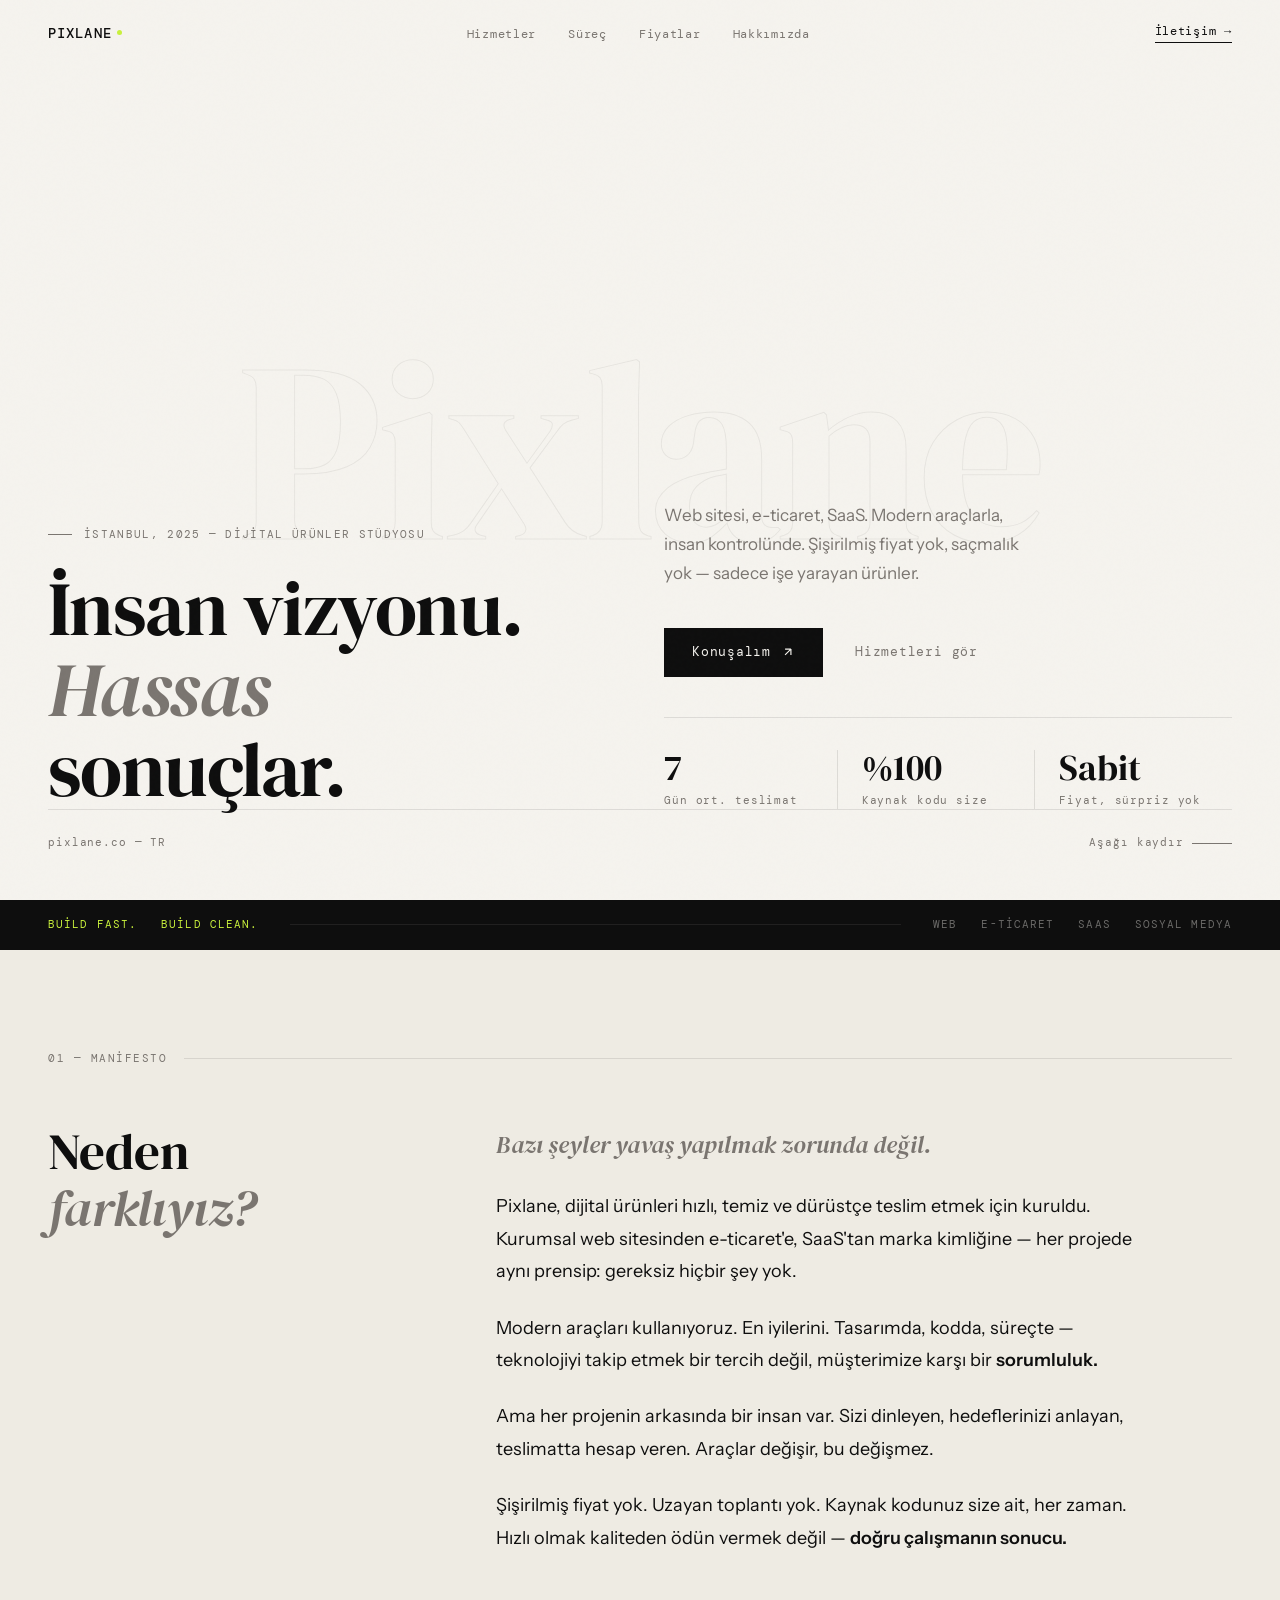
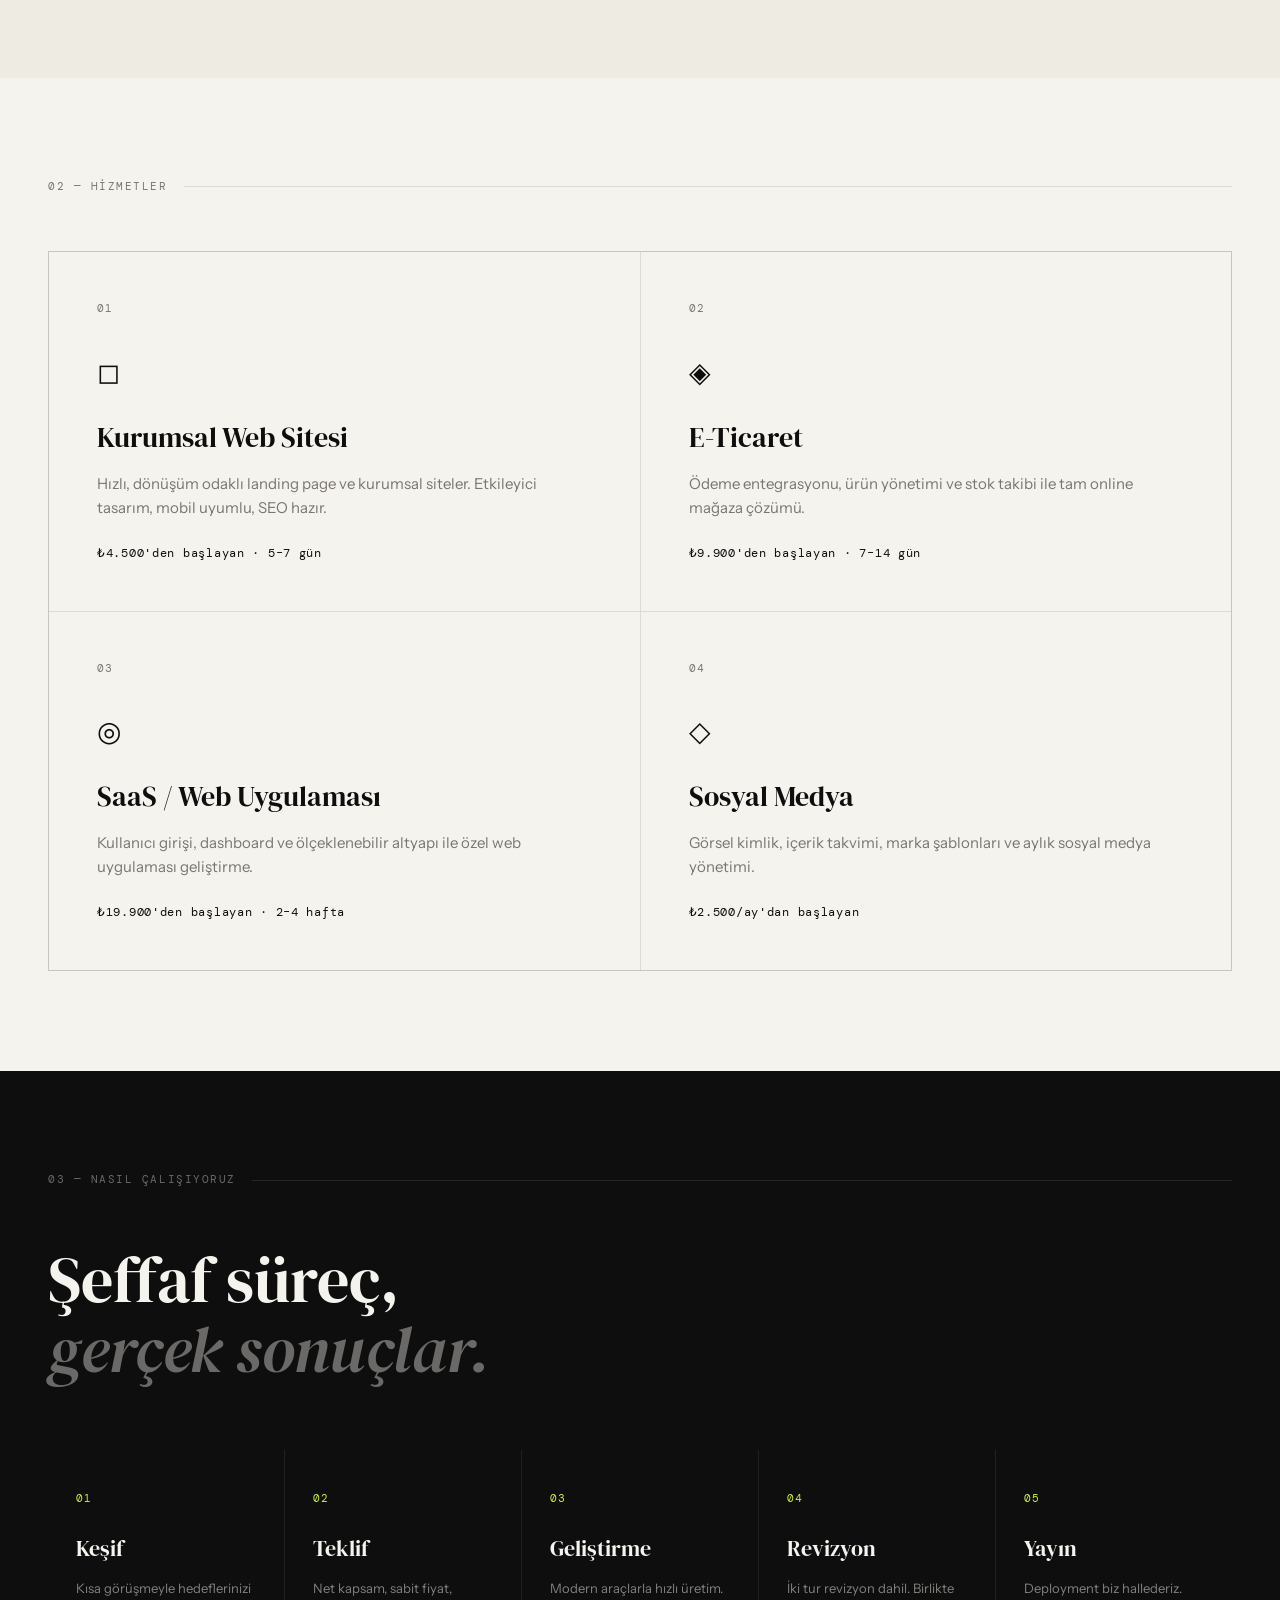
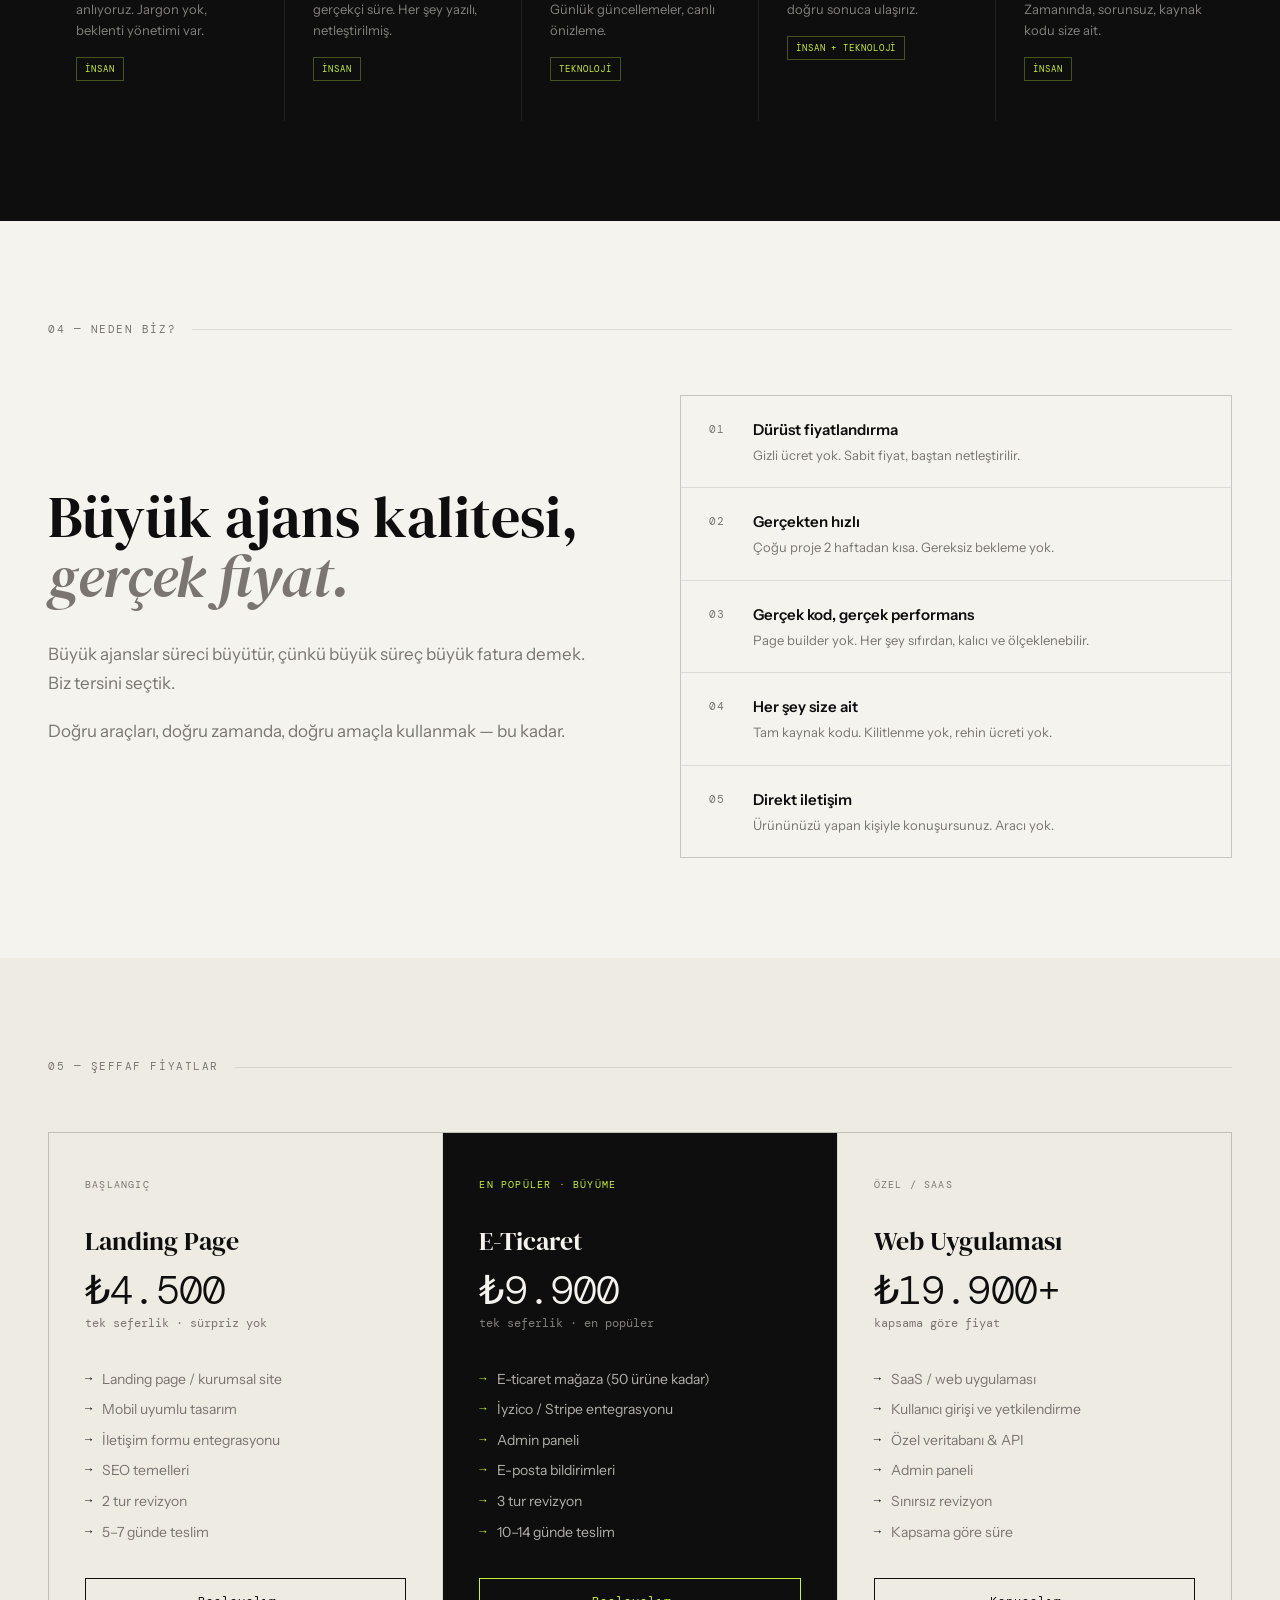
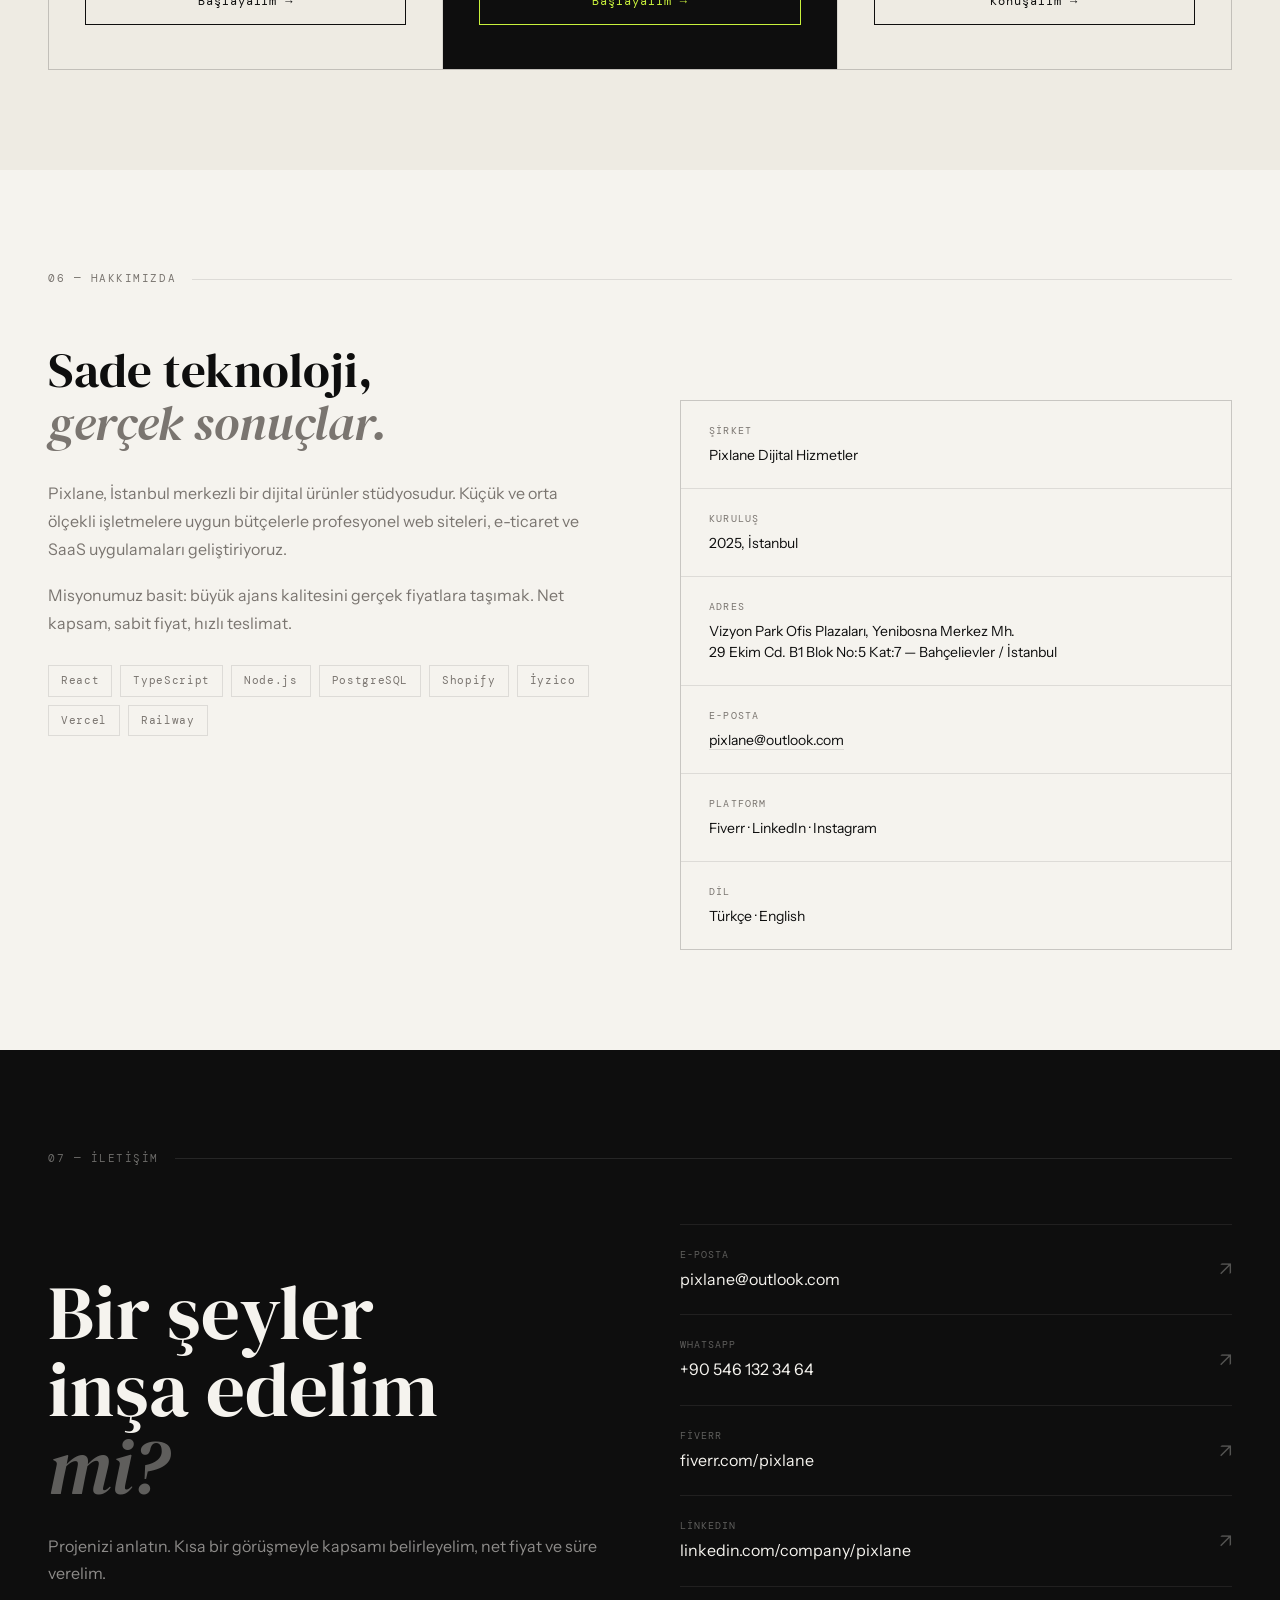
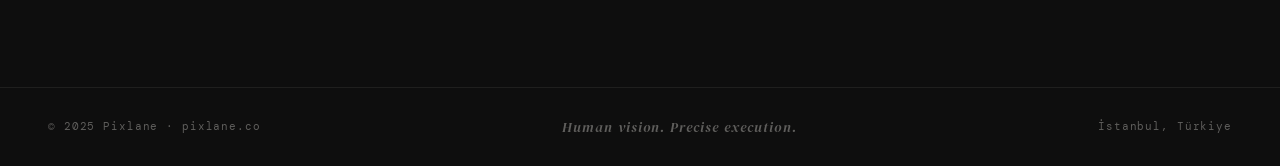
<file: index (1).html>
<!DOCTYPE html>
<html lang="tr">
<head>
<meta charset="UTF-8">
<meta name="viewport" content="width=device-width, initial-scale=1.0">
<title>Pixlane — Human Vision. Precise Execution.</title>
<meta name="description" content="Dijital ürünler stüdyosu. Web sitesi, e-ticaret, SaaS. Hızlı, temiz, dürüst.">
<link rel="icon" type="image/svg+xml" href="[data-uri]">
<link rel="preconnect" href="https://fonts.googleapis.com">
<link href="https://fonts.googleapis.com/css2?family=DM+Serif+Display:ital@0;1&family=DM+Mono:wght@300;400;500&family=Instrument+Sans:wght@400;500;600&display=swap" rel="stylesheet">
<style>
*, *::before, *::after { box-sizing: border-box; margin: 0; padding: 0; }
* { cursor: none !important; }

:root {
  --ink: #0e0e0e;
  --paper: #f5f3ee;
  --paper2: #eeebe3;
  --accent: #c8f03c;
  --muted: #7a7570;
  --border: rgba(14,14,14,0.1);
  --mono: 'DM Mono', monospace;
  --serif: 'DM Serif Display', serif;
  --sans: 'Instrument Sans', sans-serif;
}

html { scroll-behavior: smooth; }
body { background: var(--paper); color: var(--ink); font-family: var(--sans); font-size: 16px; line-height: 1.6; overflow-x: hidden; }

body::before {
  content: '';
  position: fixed; inset: 0;
  background-image: url("data:image/svg+xml,%3Csvg viewBox='0 0 256 256' xmlns='http://www.w3.org/2000/svg'%3E%3Cfilter id='noise'%3E%3CfeTurbulence type='fractalNoise' baseFrequency='0.9' numOctaves='4' stitchTiles='stitch'/%3E%3C/filter%3E%3Crect width='100%25' height='100%25' filter='url(%23noise)' opacity='0.03'/%3E%3C/svg%3E");
  pointer-events: none; z-index: 1000; opacity: 0.4;
}

/* CURSOR */
.cursor { width:10px; height:10px; background:var(--ink); border-radius:50%; position:fixed; pointer-events:none; z-index:9999; transform:translate(-50%,-50%); transition:transform .15s, background .2s; top:-20px; left:-20px; }
.cursor-ring { width:36px; height:36px; border:1px solid var(--ink); border-radius:50%; position:fixed; pointer-events:none; z-index:9998; transform:translate(-50%,-50%); opacity:.4; top:-20px; left:-20px; transition:top .07s, left .07s, opacity .3s, width .2s, height .2s; }

/* NAV */
nav { position:fixed; top:0; left:0; right:0; z-index:100; padding:20px 48px; display:flex; align-items:center; justify-content:space-between; transition:background .3s, backdrop-filter .3s; }
.nav-logo { font-family:var(--mono); font-size:14px; font-weight:500; letter-spacing:.08em; text-decoration:none; color:var(--ink); display:flex; align-items:center; gap:5px; }
.nav-dot { display:inline-block; width:5px; height:5px; background:var(--accent); border-radius:50%; }
.nav-links { display:flex; gap:32px; list-style:none; }
.nav-links a { font-family:var(--mono); font-size:12px; letter-spacing:.06em; color:var(--muted); text-decoration:none; transition:color .2s; }
.nav-links a:hover { color:var(--ink); }
.nav-cta { font-family:var(--mono); font-size:12px; letter-spacing:.06em; color:var(--ink); text-decoration:none; border-bottom:1px solid var(--ink); padding-bottom:1px; transition:opacity .2s; }
.nav-cta:hover { opacity:.5; }

/* HERO */
.hero { min-height:100vh; display:grid; grid-template-rows:1fr auto; padding:120px 48px 48px; position:relative; overflow:hidden; }
.hero-bg-text { position:absolute; top:50%; left:50%; transform:translate(-50%,-50%); font-family:var(--serif); font-size:clamp(120px,20vw,280px); color:transparent; -webkit-text-stroke:1px rgba(14,14,14,0.06); white-space:nowrap; pointer-events:none; user-select:none; letter-spacing:-.02em; }
.hero-content { display:grid; grid-template-columns:1fr 1fr; align-items:end; gap:48px; padding-top:80px; }
.hero-label { font-family:var(--mono); font-size:11px; letter-spacing:.12em; color:var(--muted); text-transform:uppercase; margin-bottom:24px; display:flex; align-items:center; gap:12px; }
.hero-label::before { content:''; display:block; width:24px; height:1px; background:var(--muted); }
.hero-title { font-family:var(--serif); font-size:clamp(48px,6vw,88px); line-height:1.05; letter-spacing:-.02em; font-weight:400; }
.hero-title em { font-style:italic; color:var(--muted); }
.hero-right { display:flex; flex-direction:column; justify-content:flex-end; gap:40px; }
.hero-desc { font-size:17px; color:var(--muted); line-height:1.7; max-width:380px; }
.hero-actions { display:flex; align-items:center; gap:32px; }
.btn-primary { display:inline-flex; align-items:center; gap:10px; background:var(--ink); color:var(--paper); font-family:var(--mono); font-size:13px; letter-spacing:.06em; padding:14px 28px; text-decoration:none; transition:transform .2s, background .2s; border:none; }
.btn-primary:hover { background:var(--accent); color:var(--ink); transform:translateY(-2px); }
.btn-ghost { font-family:var(--mono); font-size:13px; letter-spacing:.06em; color:var(--muted); text-decoration:none; border-bottom:1px solid transparent; transition:color .2s, border-color .2s; }
.btn-ghost:hover { color:var(--ink); border-color:var(--ink); }
.hero-stats { display:flex; border-top:1px solid var(--border); padding-top:32px; }
.stat { flex:1; padding-right:24px; border-right:1px solid var(--border); margin-right:24px; }
.stat:last-child { border-right:none; margin-right:0; }
.stat-num { font-family:var(--serif); font-size:36px; line-height:1; margin-bottom:6px; }
.stat-label { font-family:var(--mono); font-size:11px; color:var(--muted); letter-spacing:.08em; }
.hero-bottom { display:flex; justify-content:space-between; align-items:flex-end; border-top:1px solid var(--border); padding-top:24px; }
.hero-bottom-left { font-family:var(--mono); font-size:11px; color:var(--muted); letter-spacing:.08em; }
.scroll-hint { display:flex; align-items:center; gap:8px; font-family:var(--mono); font-size:11px; color:var(--muted); letter-spacing:.08em; }
.scroll-line { width:40px; height:1px; background:var(--muted); transform-origin:left; animation:scrollLine 2s ease-in-out infinite; }
@keyframes scrollLine { 0%,100%{transform:scaleX(1);opacity:1} 50%{transform:scaleX(0.3);opacity:0.3} }

/* DIVIDER — no marquee, minimal line with tags */
.divider-bar { background:var(--ink); padding:16px 48px; display:flex; align-items:center; justify-content:space-between; }
.divider-tags { display:flex; gap:24px; }
.divider-tag { font-family:var(--mono); font-size:11px; letter-spacing:.1em; text-transform:uppercase; color:rgba(245,243,238,.4); }
.divider-tag.lit { color:var(--accent); }
.divider-line { flex:1; height:1px; background:rgba(245,243,238,.08); margin:0 32px; }

/* SECTIONS */
section { padding:100px 48px; }
.section-label { font-family:var(--mono); font-size:11px; letter-spacing:.14em; color:var(--muted); text-transform:uppercase; margin-bottom:56px; display:flex; align-items:center; gap:16px; }
.section-label::after { content:''; flex:1; height:1px; background:var(--border); }

/* MANIFESTO */
.manifesto { background:var(--paper2); }
.manifesto-grid { display:grid; grid-template-columns:1fr 2fr; gap:80px; align-items:start; }
.manifesto-left h2 { font-family:var(--serif); font-size:clamp(36px,4vw,54px); line-height:1.1; font-weight:400; position:sticky; top:120px; }
.manifesto-left h2 em { font-style:italic; color:var(--muted); }
.manifesto-text p { font-size:18px; line-height:1.8; color:var(--ink); margin-bottom:24px; max-width:640px; }
.manifesto-text p:first-child { font-family:var(--serif); font-size:24px; font-style:italic; color:var(--muted); }
.manifesto-text strong { font-weight:600; }

/* SERVICES */
.services-grid { display:grid; grid-template-columns:repeat(2,1fr); gap:1px; background:var(--border); border:1px solid var(--border); }
.service-card { background:var(--paper); padding:48px; transition:background .3s; position:relative; overflow:hidden; }
.service-card::after { content:''; position:absolute; bottom:0; left:0; width:100%; height:2px; background:var(--accent); transform:scaleX(0); transform-origin:left; transition:transform .3s ease; }
.service-card:hover::after { transform:scaleX(1); }
.service-card:hover { background:var(--paper2); }
.service-num { font-family:var(--mono); font-size:11px; color:var(--muted); letter-spacing:.1em; margin-bottom:32px; }
.service-icon { font-size:28px; margin-bottom:20px; display:block; }
.service-card h3 { font-family:var(--serif); font-size:28px; font-weight:400; margin-bottom:12px; }
.service-card p { color:var(--muted); font-size:15px; line-height:1.6; margin-bottom:24px; }
.service-price { font-family:var(--mono); font-size:12px; letter-spacing:.06em; color:var(--ink); }

/* PROCESS */
.process { background:var(--ink); color:var(--paper); }
.process .section-label { color:rgba(245,243,238,.4); }
.process .section-label::after { background:rgba(245,243,238,.1); }
.process-title { font-family:var(--serif); font-size:clamp(36px,5vw,64px); font-weight:400; margin-bottom:64px; max-width:600px; line-height:1.1; }
.process-title em { font-style:italic; color:rgba(245,243,238,.4); }
.process-steps { display:grid; grid-template-columns:repeat(5,1fr); gap:1px; background:rgba(245,243,238,.08); }
.process-step { background:var(--ink); padding:40px 28px; transition:background .3s; }
.process-step:hover { background:#1a1a1a; }
.step-num { font-family:var(--mono); font-size:11px; color:var(--accent); letter-spacing:.1em; margin-bottom:24px; display:block; }
.process-step h3 { font-family:var(--serif); font-size:22px; font-weight:400; margin-bottom:12px; color:var(--paper); }
.process-step p { font-size:13px; color:rgba(245,243,238,.5); line-height:1.6; }
.step-tag { display:inline-block; font-family:var(--mono); font-size:9px; letter-spacing:.1em; padding:4px 8px; margin-top:16px; border:1px solid rgba(200,240,60,.3); color:var(--accent); }

/* WHY */
.why-grid { display:grid; grid-template-columns:1fr 1fr; gap:80px; align-items:center; }
.why-left h2 { font-family:var(--serif); font-size:clamp(36px,4.5vw,60px); font-weight:400; line-height:1.05; margin-bottom:32px; }
.why-left h2 em { font-style:italic; color:var(--muted); }
.why-left p { font-size:17px; color:var(--muted); line-height:1.7; margin-bottom:20px; }
.why-list { list-style:none; display:flex; flex-direction:column; gap:1px; background:var(--border); border:1px solid var(--border); }
.why-item { background:var(--paper); padding:22px 28px; display:flex; align-items:flex-start; gap:20px; transition:background .2s; }
.why-item:hover { background:var(--paper2); }
.why-item-num { font-family:var(--mono); font-size:11px; color:var(--muted); letter-spacing:.08em; min-width:24px; padding-top:3px; }
.why-item-text h4 { font-size:15px; font-weight:600; margin-bottom:4px; }
.why-item-text p { font-size:13px; color:var(--muted); line-height:1.5; }

/* PRICING */
.pricing { background:var(--paper2); }
.pricing-grid { display:grid; grid-template-columns:repeat(3,1fr); gap:1px; background:var(--border); border:1px solid var(--border); }
.pricing-card { background:var(--paper2); padding:44px 36px; position:relative; transition:background .3s; }
.pricing-card:hover { background:var(--paper); }
.pricing-card.featured { background:var(--ink); color:var(--paper); }
.pricing-card.featured:hover { background:#141414; }
.pricing-tag { font-family:var(--mono); font-size:10px; letter-spacing:.12em; text-transform:uppercase; color:var(--muted); margin-bottom:28px; display:block; }
.pricing-card.featured .pricing-tag { color:var(--accent); }
.pricing-name { font-family:var(--serif); font-size:26px; font-weight:400; margin-bottom:8px; }
.pricing-price { font-family:var(--mono); font-size:40px; font-weight:300; letter-spacing:-.02em; margin-bottom:4px; line-height:1; }
.pricing-period { font-family:var(--mono); font-size:12px; color:var(--muted); margin-bottom:36px; }
.pricing-card.featured .pricing-period { color:rgba(245,243,238,.5); }
.pricing-features { list-style:none; display:flex; flex-direction:column; gap:11px; margin-bottom:36px; }
.pricing-features li { font-size:14px; color:var(--muted); display:flex; align-items:flex-start; gap:10px; line-height:1.4; }
.pricing-card.featured .pricing-features li { color:rgba(245,243,238,.7); }
.pricing-features li::before { content:'→'; font-family:var(--mono); font-size:12px; color:var(--ink); flex-shrink:0; }
.pricing-card.featured .pricing-features li::before { color:var(--accent); }
.pricing-btn { display:block; text-align:center; padding:13px 20px; font-family:var(--mono); font-size:12px; letter-spacing:.08em; text-decoration:none; border:1px solid var(--ink); color:var(--ink); transition:all .2s; }
.pricing-btn:hover { background:var(--ink); color:var(--paper); }
.pricing-card.featured .pricing-btn { border-color:var(--accent); color:var(--accent); }
.pricing-card.featured .pricing-btn:hover { background:var(--accent); color:var(--ink); }

/* ABOUT */
.about-grid { display:grid; grid-template-columns:1fr 1fr; gap:80px; align-items:start; }
.about-left h2 { font-family:var(--serif); font-size:clamp(32px,3.8vw,54px); font-weight:400; line-height:1.1; margin-bottom:28px; }
.about-left h2 em { font-style:italic; color:var(--muted); }
.about-left p { font-size:16px; color:var(--muted); line-height:1.75; margin-bottom:18px; }
.tech-stack { display:flex; flex-wrap:wrap; gap:8px; margin-top:28px; }
.tech-tag { font-family:var(--mono); font-size:11px; letter-spacing:.06em; padding:6px 12px; border:1px solid var(--border); color:var(--muted); transition:all .2s; }
.tech-tag:hover { border-color:var(--ink); color:var(--ink); }
.about-right { display:flex; flex-direction:column; gap:1px; background:var(--border); border:1px solid var(--border); margin-top:56px; }
.about-detail { background:var(--paper); padding:22px 28px; }
.about-detail-label { font-family:var(--mono); font-size:10px; letter-spacing:.12em; color:var(--muted); text-transform:uppercase; margin-bottom:6px; }
.about-detail-value { font-size:14px; color:var(--ink); line-height:1.5; }

/* CONTACT */
.contact { background:var(--ink); color:var(--paper); }
.contact .section-label { color:rgba(245,243,238,.4); }
.contact .section-label::after { background:rgba(245,243,238,.1); }
.contact-inner { display:grid; grid-template-columns:1fr 1fr; gap:80px; align-items:end; }
.contact-left h2 { font-family:var(--serif); font-size:clamp(40px,6vw,80px); font-weight:400; line-height:1.0; margin-bottom:28px; }
.contact-left h2 em { font-style:italic; color:rgba(245,243,238,.35); }
.contact-left p { font-size:16px; color:rgba(245,243,238,.55); line-height:1.7; }
.contact-links { display:flex; flex-direction:column; }
.contact-link { display:flex; align-items:center; justify-content:space-between; padding:22px 0; border-bottom:1px solid rgba(245,243,238,.08); text-decoration:none; color:var(--paper); transition:padding-left .3s; }
.contact-link:first-child { border-top:1px solid rgba(245,243,238,.08); }
.contact-link:hover { padding-left:8px; }
.contact-link-label { font-family:var(--mono); font-size:10px; letter-spacing:.1em; color:rgba(245,243,238,.35); text-transform:uppercase; margin-bottom:4px; }
.contact-link-value { font-size:16px; }
.contact-link-arrow { font-size:20px; opacity:.3; transition:opacity .2s, transform .2s; }
.contact-link:hover .contact-link-arrow { opacity:1; transform:translate(4px,-4px); }

footer { background:var(--ink); color:rgba(245,243,238,.35); padding:28px 48px; display:flex; justify-content:space-between; align-items:center; border-top:1px solid rgba(245,243,238,.07); }
footer span { font-family:var(--mono); font-size:11px; letter-spacing:.08em; }
.footer-tagline { font-family:var(--serif); font-style:italic; font-size:14px; }

/* MOBILE */
@media(max-width:900px){
  nav { padding:20px 24px; } .nav-links { display:none; }
  section { padding:72px 24px; }
  .hero { padding:100px 24px 40px; }
  .hero-content { grid-template-columns:1fr; }
  .manifesto-grid,.services-grid,.why-grid,.about-grid,.contact-inner { grid-template-columns:1fr; }
  .pricing-grid { grid-template-columns:1fr; }
  .process-steps { grid-template-columns:repeat(2,1fr); }
  footer { flex-direction:column; gap:10px; text-align:center; }
  .hero-bg-text { font-size:80px; }
  .divider-bar { padding:14px 24px; }
  * { cursor:auto !important; }
  .cursor,.cursor-ring { display:none; }
}
</style>
</head>
<body>

<div class="cursor" id="cursor"></div>
<div class="cursor-ring" id="cursorRing"></div>

<!-- NAV -->
<nav>
  <a href="#" class="nav-logo">PIXLANE<span class="nav-dot"></span></a>
  <ul class="nav-links">
    <li><a href="#services">Hizmetler</a></li>
    <li><a href="#process">Süreç</a></li>
    <li><a href="#pricing">Fiyatlar</a></li>
    <li><a href="#about">Hakkımızda</a></li>
  </ul>
  <a href="#contact" class="nav-cta">İletişim →</a>
</nav>

<!-- HERO -->
<section class="hero">
  <div class="hero-bg-text">Pixlane</div>
  <div class="hero-content">
    <div class="hero-left">
      <div class="hero-label">İstanbul, 2025 — Dijital Ürünler Stüdyosu</div>
      <h1 class="hero-title">İnsan vizyonu.<br><em>Hassas</em><br>sonuçlar.</h1>
    </div>
    <div class="hero-right">
      <p class="hero-desc">Web sitesi, e-ticaret, SaaS. Modern araçlarla, insan kontrolünde. Şişirilmiş fiyat yok, saçmalık yok — sadece işe yarayan ürünler.</p>
      <div class="hero-actions">
        <a href="#contact" class="btn-primary">Konuşalım <svg width="14" height="14" fill="none" stroke="currentColor" stroke-width="2" viewBox="0 0 24 24"><path d="M7 17L17 7M17 7H7M17 7v10"/></svg></a>
        <a href="#services" class="btn-ghost">Hizmetleri gör</a>
      </div>
      <div class="hero-stats">
        <div class="stat"><div class="stat-num">7</div><div class="stat-label">Gün ort. teslimat</div></div>
        <div class="stat"><div class="stat-num">%100</div><div class="stat-label">Kaynak kodu size</div></div>
        <div class="stat"><div class="stat-num">Sabit</div><div class="stat-label">Fiyat, sürpriz yok</div></div>
      </div>
    </div>
  </div>
  <div class="hero-bottom">
    <div class="hero-bottom-left">pixlane.co — TR</div>
    <div class="scroll-hint"><span>Aşağı kaydır</span><div class="scroll-line"></div></div>
  </div>
</section>

<!-- DIVIDER — minimal, no marquee -->
<div class="divider-bar">
  <div class="divider-tags">
    <span class="divider-tag lit">Build fast.</span>
    <span class="divider-tag lit">Build clean.</span>
  </div>
  <div class="divider-line"></div>
  <div class="divider-tags">
    <span class="divider-tag">Web</span>
    <span class="divider-tag">E-Ticaret</span>
    <span class="divider-tag">SaaS</span>
    <span class="divider-tag">Sosyal Medya</span>
  </div>
</div>

<!-- MANIFESTO -->
<section class="manifesto" id="about-manifesto">
  <div class="section-label">01 — Manifesto</div>
  <div class="manifesto-grid">
    <div class="manifesto-left">
      <h2>Neden<br><em>farklıyız?</em></h2>
    </div>
    <div class="manifesto-text">
      <p>Bazı şeyler yavaş yapılmak zorunda değil.</p>
      <p>Pixlane, dijital ürünleri hızlı, temiz ve dürüstçe teslim etmek için kuruldu. Kurumsal web sitesinden e-ticaret'e, SaaS'tan marka kimliğine — her projede aynı prensip: gereksiz hiçbir şey yok.</p>
      <p>Modern araçları kullanıyoruz. En iyilerini. Tasarımda, kodda, süreçte — teknolojiyi takip etmek bir tercih değil, müşterimize karşı bir <strong>sorumluluk.</strong></p>
      <p>Ama her projenin arkasında bir insan var. Sizi dinleyen, hedeflerinizi anlayan, teslimatta hesap veren. Araçlar değişir, bu değişmez.</p>
      <p>Şişirilmiş fiyat yok. Uzayan toplantı yok. Kaynak kodunuz size ait, her zaman. Hızlı olmak kaliteden ödün vermek değil — <strong>doğru çalışmanın sonucu.</strong></p>
    </div>
  </div>
</section>

<!-- SERVICES -->
<section id="services">
  <div class="section-label">02 — Hizmetler</div>
  <div class="services-grid">
    <div class="service-card">
      <div class="service-num">01</div><span class="service-icon">◻</span>
      <h3>Kurumsal Web Sitesi</h3>
      <p>Hızlı, dönüşüm odaklı landing page ve kurumsal siteler. Etkileyici tasarım, mobil uyumlu, SEO hazır.</p>
      <div class="service-price">₺4.500'den başlayan · 5–7 gün</div>
    </div>
    <div class="service-card">
      <div class="service-num">02</div><span class="service-icon">◈</span>
      <h3>E-Ticaret</h3>
      <p>Ödeme entegrasyonu, ürün yönetimi ve stok takibi ile tam online mağaza çözümü.</p>
      <div class="service-price">₺9.900'den başlayan · 7–14 gün</div>
    </div>
    <div class="service-card">
      <div class="service-num">03</div><span class="service-icon">◎</span>
      <h3>SaaS / Web Uygulaması</h3>
      <p>Kullanıcı girişi, dashboard ve ölçeklenebilir altyapı ile özel web uygulaması geliştirme.</p>
      <div class="service-price">₺19.900'den başlayan · 2–4 hafta</div>
    </div>
    <div class="service-card">
      <div class="service-num">04</div><span class="service-icon">◇</span>
      <h3>Sosyal Medya</h3>
      <p>Görsel kimlik, içerik takvimi, marka şablonları ve aylık sosyal medya yönetimi.</p>
      <div class="service-price">₺2.500/ay'dan başlayan</div>
    </div>
  </div>
</section>

<!-- PROCESS -->
<section class="process" id="process">
  <div class="section-label">03 — Nasıl çalışıyoruz</div>
  <h2 class="process-title">Şeffaf süreç,<br><em>gerçek sonuçlar.</em></h2>
  <div class="process-steps">
    <div class="process-step"><span class="step-num">01</span><h3>Keşif</h3><p>Kısa görüşmeyle hedeflerinizi anlıyoruz. Jargon yok, beklenti yönetimi var.</p><span class="step-tag">İNSAN</span></div>
    <div class="process-step"><span class="step-num">02</span><h3>Teklif</h3><p>Net kapsam, sabit fiyat, gerçekçi süre. Her şey yazılı, netleştirilmiş.</p><span class="step-tag">İNSAN</span></div>
    <div class="process-step"><span class="step-num">03</span><h3>Geliştirme</h3><p>Modern araçlarla hızlı üretim. Günlük güncellemeler, canlı önizleme.</p><span class="step-tag">TEKNOLOJİ</span></div>
    <div class="process-step"><span class="step-num">04</span><h3>Revizyon</h3><p>İki tur revizyon dahil. Birlikte doğru sonuca ulaşırız.</p><span class="step-tag">İNSAN + TEKNOLOJİ</span></div>
    <div class="process-step"><span class="step-num">05</span><h3>Yayın</h3><p>Deployment biz hallederiz. Zamanında, sorunsuz, kaynak kodu size ait.</p><span class="step-tag">İNSAN</span></div>
  </div>
</section>

<!-- WHY -->
<section>
  <div class="section-label">04 — Neden biz?</div>
  <div class="why-grid">
    <div class="why-left">
      <h2>Büyük ajans kalitesi,<br><em>gerçek fiyat.</em></h2>
      <p>Büyük ajanslar süreci büyütür, çünkü büyük süreç büyük fatura demek. Biz tersini seçtik.</p>
      <p>Doğru araçları, doğru zamanda, doğru amaçla kullanmak — bu kadar.</p>
    </div>
    <ul class="why-list">
      <li class="why-item"><span class="why-item-num">01</span><div class="why-item-text"><h4>Dürüst fiyatlandırma</h4><p>Gizli ücret yok. Sabit fiyat, baştan netleştirilir.</p></div></li>
      <li class="why-item"><span class="why-item-num">02</span><div class="why-item-text"><h4>Gerçekten hızlı</h4><p>Çoğu proje 2 haftadan kısa. Gereksiz bekleme yok.</p></div></li>
      <li class="why-item"><span class="why-item-num">03</span><div class="why-item-text"><h4>Gerçek kod, gerçek performans</h4><p>Page builder yok. Her şey sıfırdan, kalıcı ve ölçeklenebilir.</p></div></li>
      <li class="why-item"><span class="why-item-num">04</span><div class="why-item-text"><h4>Her şey size ait</h4><p>Tam kaynak kodu. Kilitlenme yok, rehin ücreti yok.</p></div></li>
      <li class="why-item"><span class="why-item-num">05</span><div class="why-item-text"><h4>Direkt iletişim</h4><p>Ürününüzü yapan kişiyle konuşursunuz. Aracı yok.</p></div></li>
    </ul>
  </div>
</section>

<!-- PRICING -->
<section class="pricing" id="pricing">
  <div class="section-label">05 — Şeffaf fiyatlar</div>
  <div class="pricing-grid">
    <div class="pricing-card">
      <span class="pricing-tag">Başlangıç</span>
      <div class="pricing-name">Landing Page</div>
      <div class="pricing-price">₺4.500</div>
      <div class="pricing-period">tek seferlik · sürpriz yok</div>
      <ul class="pricing-features">
        <li>Landing page / kurumsal site</li>
        <li>Mobil uyumlu tasarım</li>
        <li>İletişim formu entegrasyonu</li>
        <li>SEO temelleri</li>
        <li>2 tur revizyon</li>
        <li>5–7 günde teslim</li>
      </ul>
      <a href="#contact" class="pricing-btn">Başlayalım →</a>
    </div>
    <div class="pricing-card featured">
      <span class="pricing-tag">En Popüler · Büyüme</span>
      <div class="pricing-name">E-Ticaret</div>
      <div class="pricing-price">₺9.900</div>
      <div class="pricing-period">tek seferlik · en popüler</div>
      <ul class="pricing-features">
        <li>E-ticaret mağaza (50 ürüne kadar)</li>
        <li>İyzico / Stripe entegrasyonu</li>
        <li>Admin paneli</li>
        <li>E-posta bildirimleri</li>
        <li>3 tur revizyon</li>
        <li>10–14 günde teslim</li>
      </ul>
      <a href="#contact" class="pricing-btn">Başlayalım →</a>
    </div>
    <div class="pricing-card">
      <span class="pricing-tag">Özel / SaaS</span>
      <div class="pricing-name">Web Uygulaması</div>
      <div class="pricing-price">₺19.900+</div>
      <div class="pricing-period">kapsama göre fiyat</div>
      <ul class="pricing-features">
        <li>SaaS / web uygulaması</li>
        <li>Kullanıcı girişi ve yetkilendirme</li>
        <li>Özel veritabanı & API</li>
        <li>Admin paneli</li>
        <li>Sınırsız revizyon</li>
        <li>Kapsama göre süre</li>
      </ul>
      <a href="#contact" class="pricing-btn">Konuşalım →</a>
    </div>
  </div>
</section>

<!-- ABOUT -->
<section id="about">
  <div class="section-label">06 — Hakkımızda</div>
  <div class="about-grid">
    <div class="about-left">
      <h2>Sade teknoloji,<br><em>gerçek sonuçlar.</em></h2>
      <p>Pixlane, İstanbul merkezli bir dijital ürünler stüdyosudur. Küçük ve orta ölçekli işletmelere uygun bütçelerle profesyonel web siteleri, e-ticaret ve SaaS uygulamaları geliştiriyoruz.</p>
      <p>Misyonumuz basit: büyük ajans kalitesini gerçek fiyatlara taşımak. Net kapsam, sabit fiyat, hızlı teslimat.</p>
      <div class="tech-stack">
        <span class="tech-tag">React</span><span class="tech-tag">TypeScript</span>
        <span class="tech-tag">Node.js</span><span class="tech-tag">PostgreSQL</span>
        <span class="tech-tag">Shopify</span><span class="tech-tag">İyzico</span>
        <span class="tech-tag">Vercel</span><span class="tech-tag">Railway</span>
      </div>
    </div>
    <div class="about-right">
      <div class="about-detail"><div class="about-detail-label">Şirket</div><div class="about-detail-value">Pixlane Dijital Hizmetler</div></div>
      <div class="about-detail"><div class="about-detail-label">Kuruluş</div><div class="about-detail-value">2025, İstanbul</div></div>
      <div class="about-detail"><div class="about-detail-label">Adres</div><div class="about-detail-value">Vizyon Park Ofis Plazaları, Yenibosna Merkez Mh.<br>29 Ekim Cd. B1 Blok No:5 Kat:7 — Bahçelievler / İstanbul</div></div>
      <div class="about-detail"><div class="about-detail-label">E-posta</div><div class="about-detail-value"><a href="mailto:pixlane@outlook.com" style="color:var(--ink);text-decoration:none;border-bottom:1px solid var(--border)">pixlane@outlook.com</a></div></div>
      <div class="about-detail"><div class="about-detail-label">Platform</div><div class="about-detail-value">Fiverr · LinkedIn · Instagram</div></div>
      <div class="about-detail"><div class="about-detail-label">Dil</div><div class="about-detail-value">Türkçe · English</div></div>
    </div>
  </div>
</section>

<!-- CONTACT -->
<section class="contact" id="contact">
  <div class="section-label">07 — İletişim</div>
  <div class="contact-inner">
    <div class="contact-left">
      <h2>Bir şeyler<br>inşa edelim<br><em>mi?</em></h2>
      <p>Projenizi anlatın. Kısa bir görüşmeyle kapsamı belirleyelim, net fiyat ve süre verelim.</p>
    </div>
    <div class="contact-links">
      <a href="mailto:pixlane@outlook.com" class="contact-link">
        <div><div class="contact-link-label">E-posta</div><div class="contact-link-value">pixlane@outlook.com</div></div>
        <span class="contact-link-arrow">↗</span>
      </a>
      <a href="https://wa.me/905461323464" class="contact-link" target="_blank">
        <div><div class="contact-link-label">WhatsApp</div><div class="contact-link-value">+90 546 132 34 64</div></div>
        <span class="contact-link-arrow">↗</span>
      </a>
      <a href="#" class="contact-link">
        <div><div class="contact-link-label">Fiverr</div><div class="contact-link-value">fiverr.com/pixlane</div></div>
        <span class="contact-link-arrow">↗</span>
      </a>
      <a href="#" class="contact-link">
        <div><div class="contact-link-label">LinkedIn</div><div class="contact-link-value">linkedin.com/company/pixlane</div></div>
        <span class="contact-link-arrow">↗</span>
      </a>
    </div>
  </div>
</section>

<footer>
  <span>© 2025 Pixlane · pixlane.co</span>
  <span class="footer-tagline">Human vision. Precise execution.</span>
  <span>İstanbul, Türkiye</span>
</footer>

<script>
// Cursor
const cursor = document.getElementById('cursor');
const ring = document.getElementById('cursorRing');
let mx = 0, my = 0;

document.addEventListener('mousemove', function(e) {
  mx = e.clientX; my = e.clientY;
  cursor.style.left = mx + 'px';
  cursor.style.top = my + 'px';
  ring.style.left = mx + 'px';
  ring.style.top = my + 'px';
});

document.querySelectorAll('a, button').forEach(function(el) {
  el.addEventListener('mouseenter', function() {
    cursor.style.transform = 'translate(-50%,-50%) scale(2.5)';
    cursor.style.background = '#c8f03c';
    ring.style.opacity = '0';
  });
  el.addEventListener('mouseleave', function() {
    cursor.style.transform = 'translate(-50%,-50%) scale(1)';
    cursor.style.background = 'var(--ink)';
    ring.style.opacity = '0.4';
  });
});

// Nav scroll
const nav = document.querySelector('nav');
window.addEventListener('scroll', function() {
  if (window.scrollY > 60) {
    nav.style.background = 'rgba(245,243,238,0.92)';
    nav.style.backdropFilter = 'blur(12px)';
    nav.style.borderBottom = '1px solid rgba(14,14,14,0.08)';
  } else {
    nav.style.background = 'transparent';
    nav.style.backdropFilter = 'none';
    nav.style.borderBottom = 'none';
  }
});
</script>
</body>
</html>
</file>
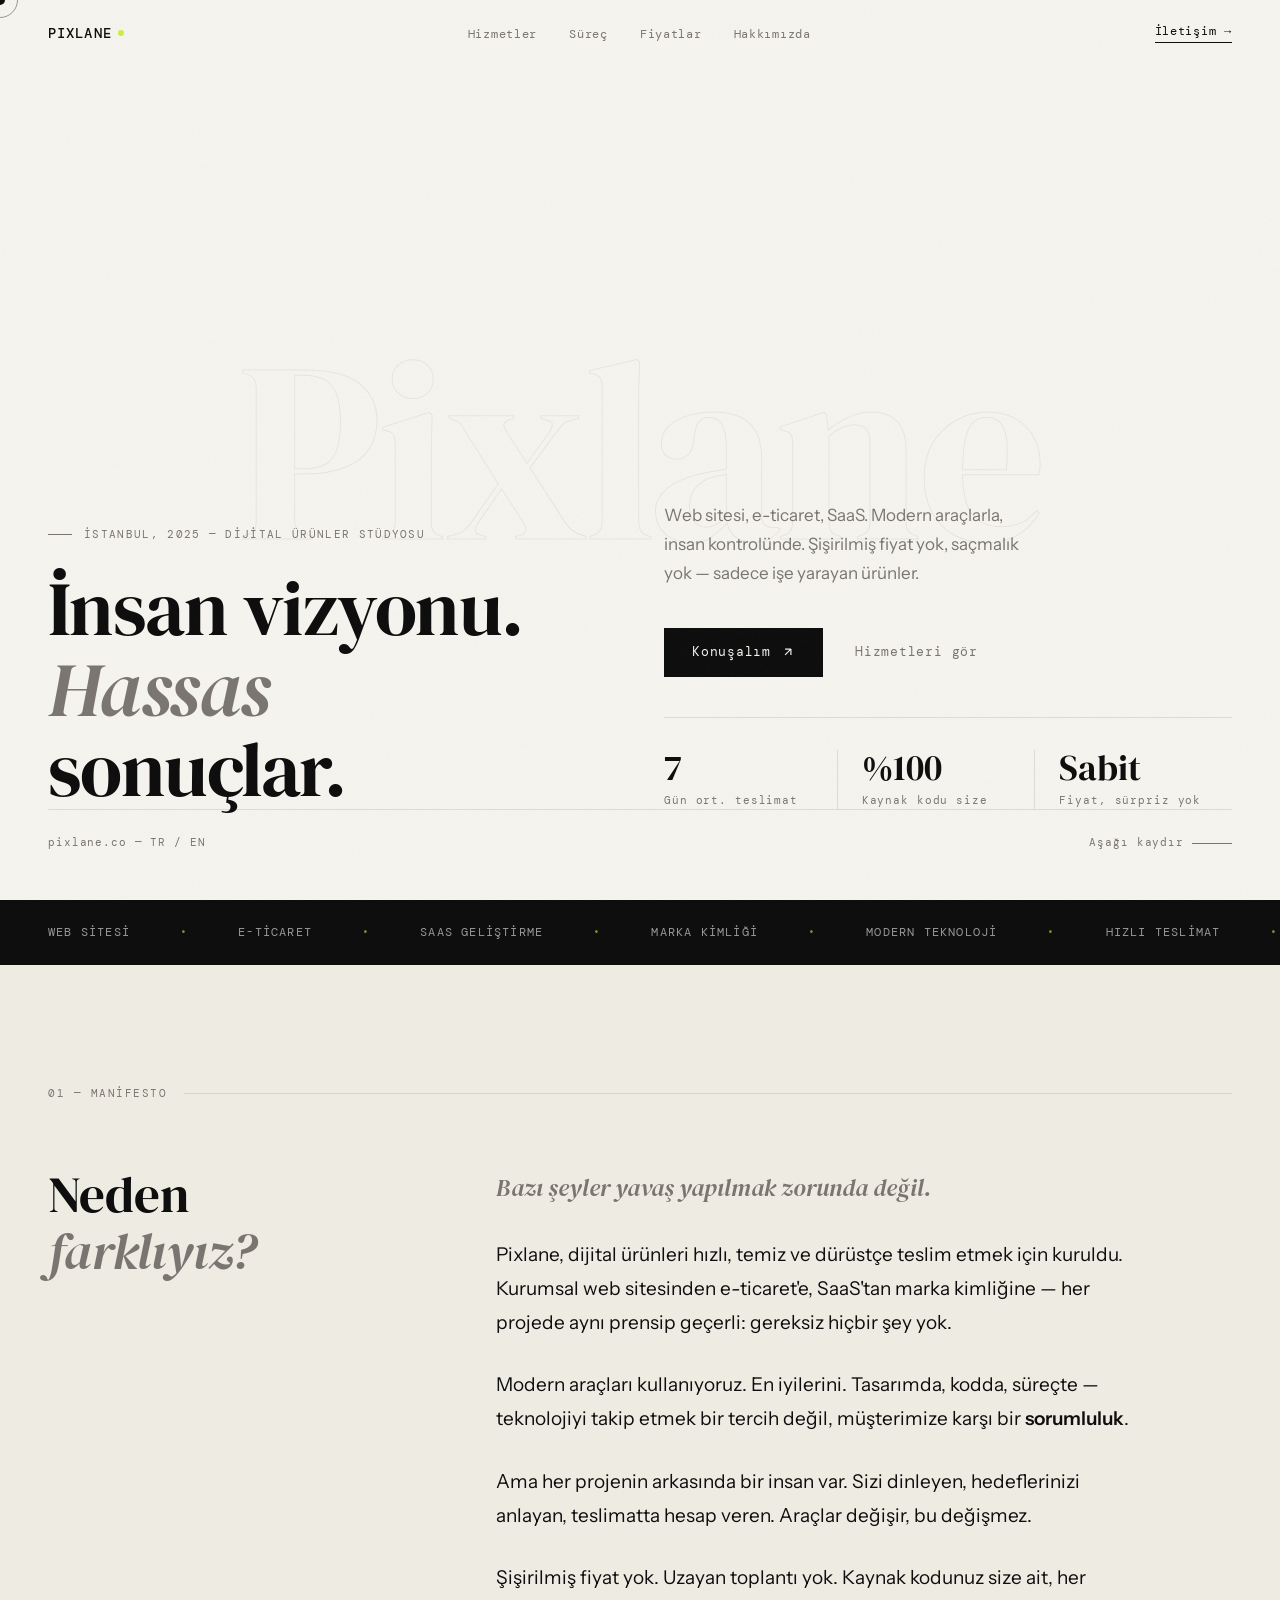
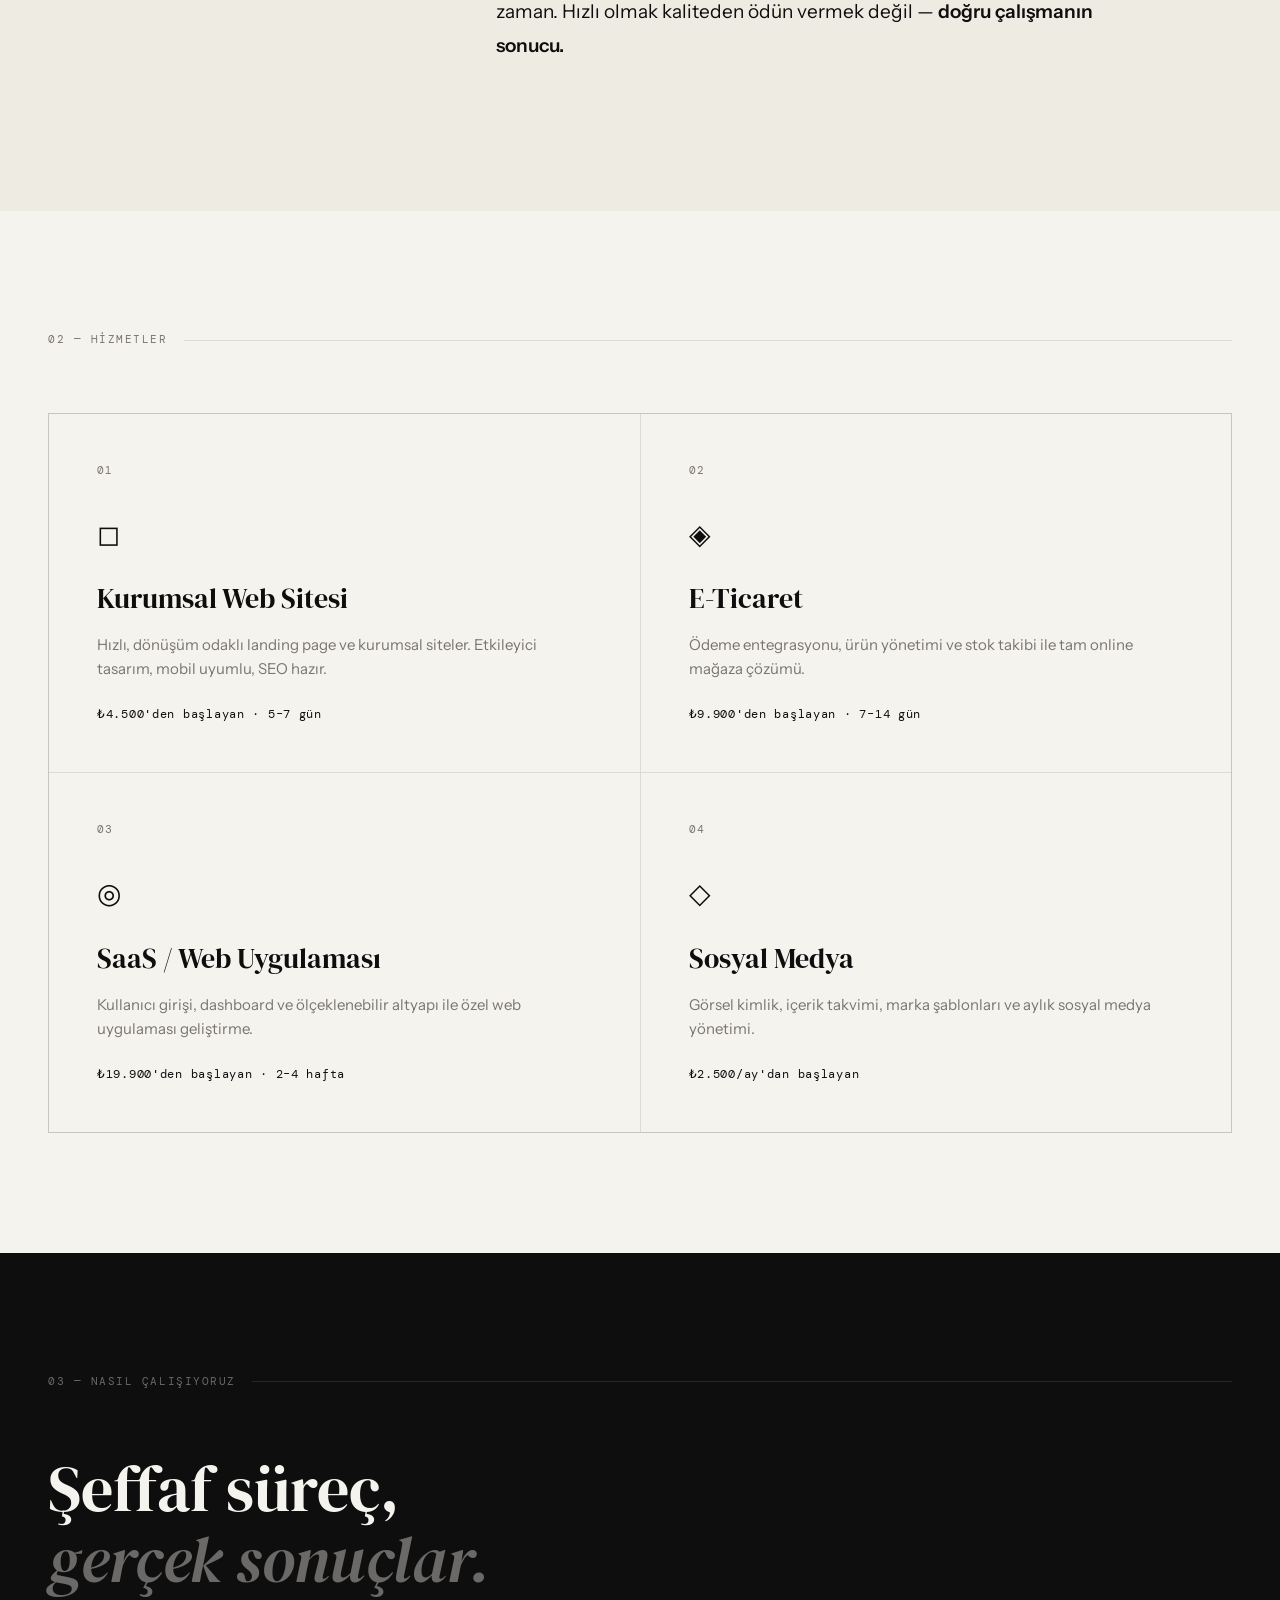
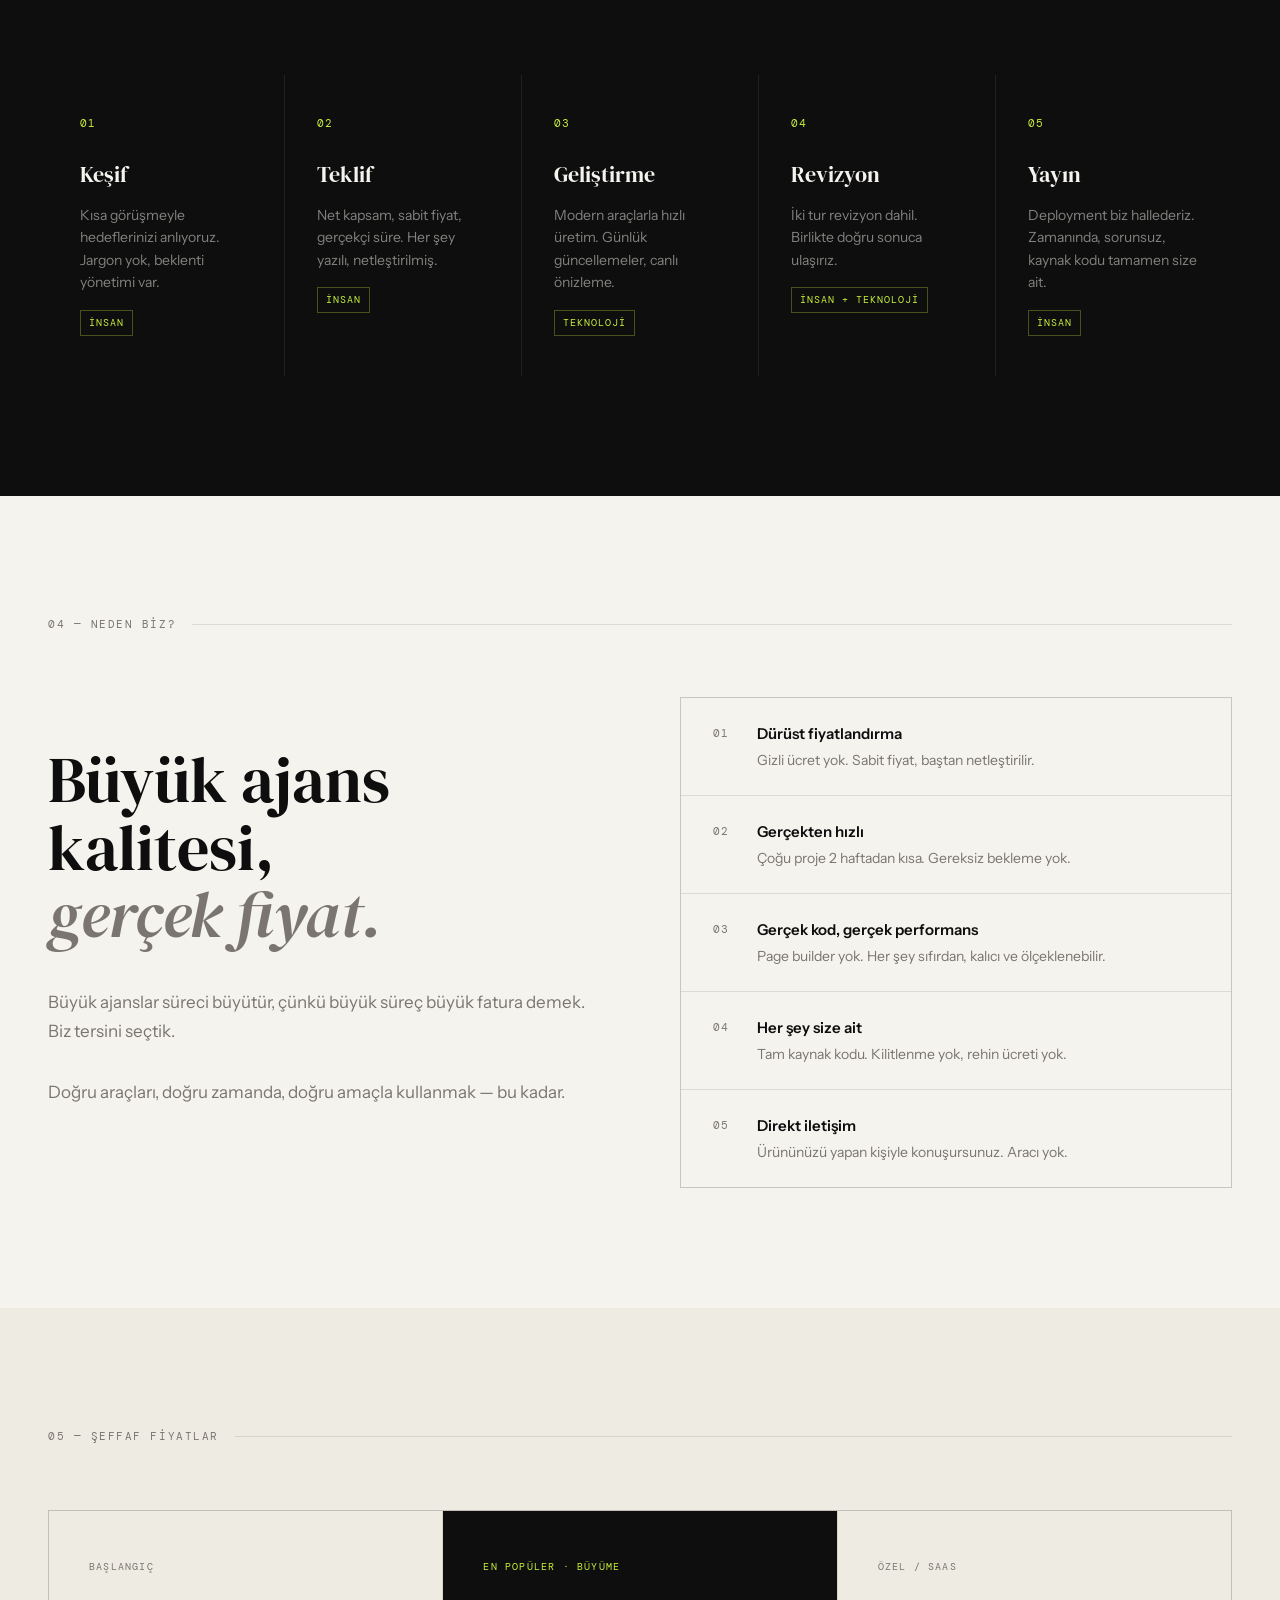
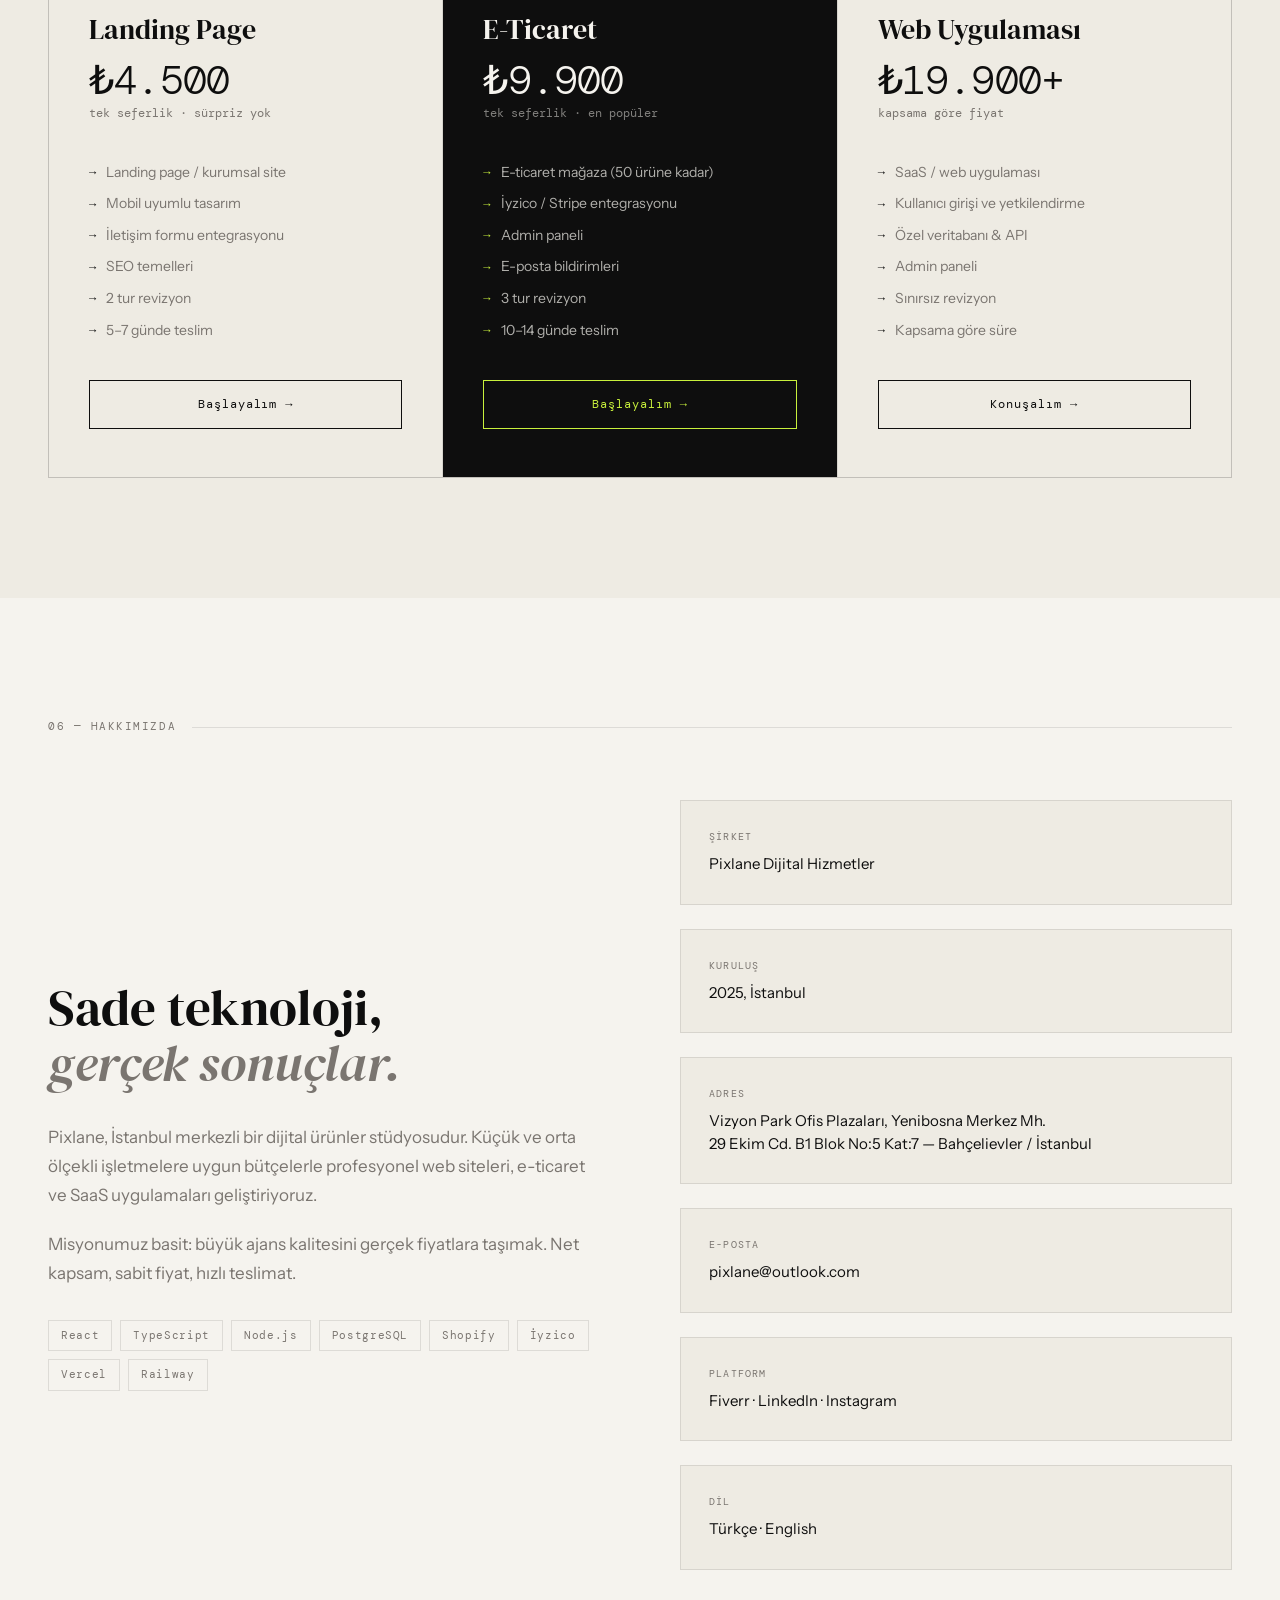
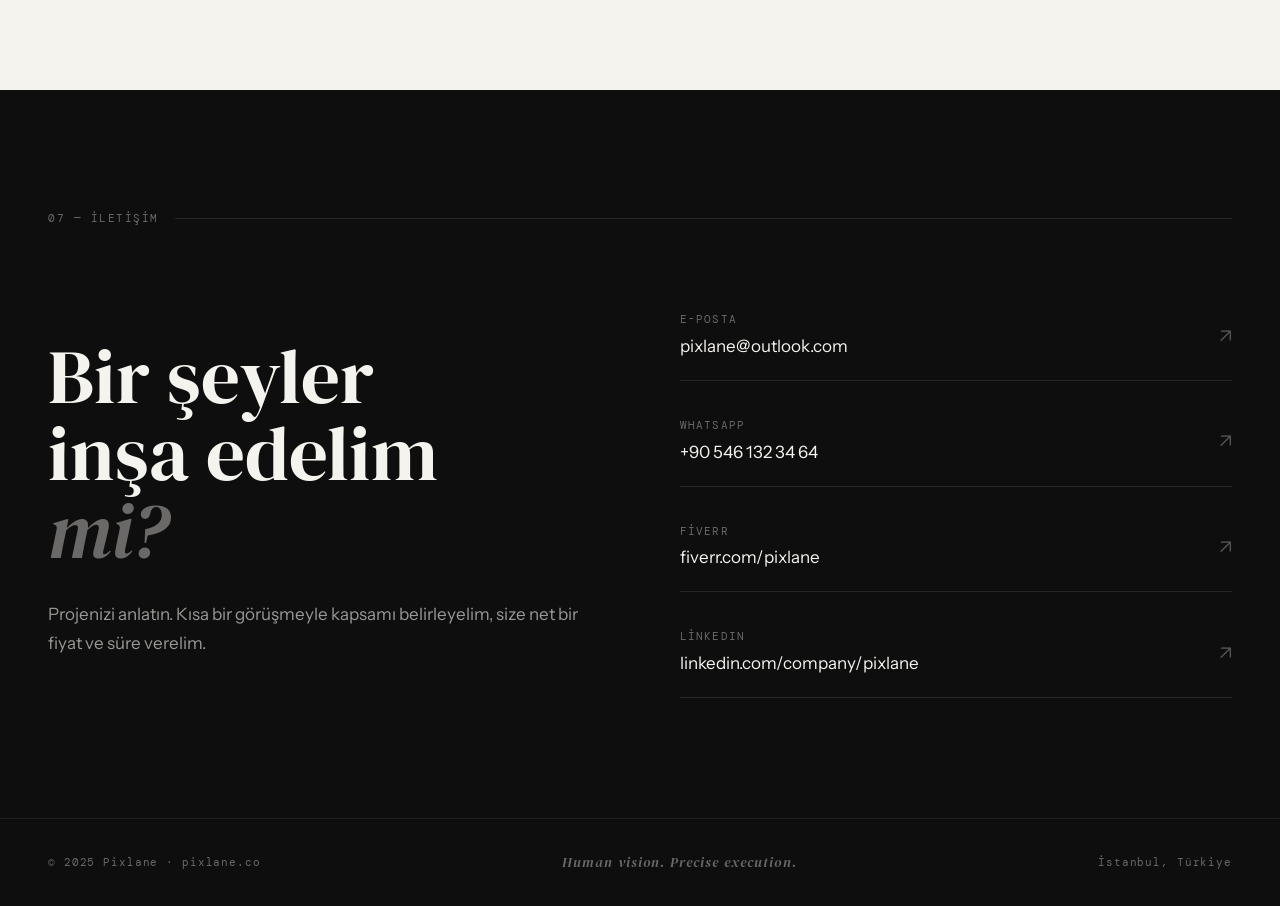
<file: pixlane_clean.html>
<!DOCTYPE html>
<html lang="tr">
<head>
<meta charset="UTF-8">
<meta name="viewport" content="width=device-width, initial-scale=1.0">
<title>Pixlane — Dijital Ürünler Stüdyosu</title>
<meta name="description" content="Dijital ürünler stüdyosu. Web sitesi, e-ticaret, SaaS. Hızlı, temiz, dürüst.">
<meta name="color-scheme" content="light">
<link rel="preconnect" href="https://fonts.googleapis.com">
<link href="https://fonts.googleapis.com/css2?family=DM+Serif+Display:ital@0;1&family=DM+Mono:wght@300;400;500&family=Instrument+Sans:wght@400;500;600&display=swap" rel="stylesheet">
<style>
  :root { color-scheme: light only; }
  *, *::before, *::after { box-sizing: border-box; margin: 0; padding: 0; }
  :root {
    --ink: #0e0e0e; --paper: #f5f3ee; --paper2: #eeebe3;
    --accent: #c8f03c; --muted: #7a7570; --border: rgba(14,14,14,0.1);
    --mono: 'DM Mono', monospace; --serif: 'DM Serif Display', serif; --sans: 'Instrument Sans', sans-serif;
  }
  html { scroll-behavior: smooth; }
  body { background: var(--paper); color: var(--ink); font-family: var(--sans); font-size: 16px; line-height: 1.6; overflow-x: hidden; cursor: none; }
  body::before { content: ''; position: fixed; inset: 0; background-image: url("data:image/svg+xml,%3Csvg viewBox='0 0 256 256' xmlns='http://www.w3.org/2000/svg'%3E%3Cfilter id='noise'%3E%3CfeTurbulence type='fractalNoise' baseFrequency='0.9' numOctaves='4' stitchTiles='stitch'/%3E%3C/filter%3E%3Crect width='100%25' height='100%25' filter='url(%23noise)' opacity='0.03'/%3E%3C/svg%3E"); pointer-events: none; z-index: 1000; opacity: 0.4; }
  .cursor { width:10px; height:10px; background:var(--ink); border-radius:50%; position:fixed; pointer-events:none; z-index:9999; transform:translate(-50%,-50%); transition:transform .15s,background .2s; }
  .cursor-ring { width:36px; height:36px; border:1px solid var(--ink); border-radius:50%; position:fixed; pointer-events:none; z-index:9998; transform:translate(-50%,-50%); opacity:.4; transition:opacity .3s; }
  nav { position:fixed; top:0; left:0; right:0; z-index:100; padding:20px 48px; display:flex; align-items:center; justify-content:space-between; }
  .nav-logo { font-family:var(--mono); font-size:14px; font-weight:500; letter-spacing:.08em; text-decoration:none; color:var(--ink); display:flex; align-items:center; gap:6px; }
  .nav-dot { width:6px; height:6px; background:var(--accent); border-radius:50%; display:inline-block; }
  .nav-links { display:flex; gap:32px; list-style:none; }
  .nav-links a { font-family:var(--mono); font-size:12px; letter-spacing:.06em; color:var(--muted); text-decoration:none; transition:color .2s; }
  .nav-links a:hover { color:var(--ink); }
  .nav-cta { font-family:var(--mono); font-size:12px; letter-spacing:.06em; color:var(--ink); text-decoration:none; border-bottom:1px solid var(--ink); padding-bottom:1px; transition:opacity .2s; }
  .nav-cta:hover { opacity:.5; }
  .hero { min-height:100vh; display:grid; grid-template-rows:1fr auto; padding:120px 48px 48px; position:relative; overflow:hidden; }
  .hero-bg-text { position:absolute; top:50%; left:50%; transform:translate(-50%,-50%); font-family:var(--serif); font-size:clamp(120px,20vw,280px); color:transparent; -webkit-text-stroke:1px rgba(14,14,14,0.06); white-space:nowrap; pointer-events:none; user-select:none; letter-spacing:-.02em; }
  .hero-content { display:grid; grid-template-columns:1fr 1fr; align-items:end; gap:48px; padding-top:80px; }
  .hero-label { font-family:var(--mono); font-size:11px; letter-spacing:.12em; color:var(--muted); text-transform:uppercase; margin-bottom:24px; display:flex; align-items:center; gap:12px; }
  .hero-label::before { content:''; display:block; width:24px; height:1px; background:var(--muted); }
  .hero-title { font-family:var(--serif); font-size:clamp(48px,6vw,88px); line-height:1.05; letter-spacing:-.02em; font-weight:400; }
  .hero-title em { font-style:italic; color:var(--muted); }
  .hero-right { display:flex; flex-direction:column; justify-content:flex-end; gap:40px; }
  .hero-desc { font-size:17px; color:var(--muted); line-height:1.7; max-width:380px; }
  .hero-actions { display:flex; align-items:center; gap:32px; }
  .btn-primary { display:inline-flex; align-items:center; gap:10px; background:var(--ink); color:var(--paper); font-family:var(--mono); font-size:13px; letter-spacing:.06em; padding:14px 28px; text-decoration:none; transition:transform .2s,background .2s; border:none; cursor:none; }
  .btn-primary:hover { background:var(--accent); color:var(--ink); transform:translateY(-2px); }
  .btn-ghost { font-family:var(--mono); font-size:13px; letter-spacing:.06em; color:var(--muted); text-decoration:none; border-bottom:1px solid transparent; transition:color .2s,border-color .2s; cursor:none; }
  .btn-ghost:hover { color:var(--ink); border-color:var(--ink); }
  .hero-stats { display:flex; border-top:1px solid var(--border); padding-top:32px; }
  .stat { flex:1; padding-right:24px; border-right:1px solid var(--border); margin-right:24px; }
  .stat:last-child { border-right:none; margin-right:0; }
  .stat-num { font-family:var(--serif); font-size:36px; line-height:1; margin-bottom:6px; }
  .stat-label { font-family:var(--mono); font-size:11px; color:var(--muted); letter-spacing:.08em; }
  .hero-bottom { display:flex; justify-content:space-between; align-items:flex-end; border-top:1px solid var(--border); padding-top:24px; }
  .hero-bottom-left { font-family:var(--mono); font-size:11px; color:var(--muted); letter-spacing:.08em; }
  .scroll-hint { display:flex; align-items:center; gap:8px; font-family:var(--mono); font-size:11px; color:var(--muted); letter-spacing:.08em; }
  .scroll-line { width:40px; height:1px; background:var(--muted); transform-origin:left; animation:scrollLine 2s ease-in-out infinite; }
  @keyframes scrollLine { 0%,100%{transform:scaleX(1);opacity:1} 50%{transform:scaleX(0.3);opacity:0.3} }
  .marquee-section { background:var(--ink); color:var(--paper); padding:18px 0; overflow:hidden; }
  .marquee-track { display:flex; animation:marquee 20s linear infinite; width:max-content; }
  .marquee-item { font-family:var(--mono); font-size:12px; letter-spacing:.1em; text-transform:uppercase; white-space:nowrap; padding:0 48px; opacity:.6; display:flex; align-items:center; gap:48px; }
  .marquee-item span { color:var(--accent); font-size:18px; opacity:1; }
  @keyframes marquee { from{transform:translateX(0)} to{transform:translateX(-50%)} }
  section { padding:120px 48px; }
  .section-label { font-family:var(--mono); font-size:11px; letter-spacing:.14em; color:var(--muted); text-transform:uppercase; margin-bottom:64px; display:flex; align-items:center; gap:16px; }
  .section-label::after { content:''; flex:1; height:1px; background:var(--border); }
  .manifesto { background:var(--paper2); }
  .manifesto-grid { display:grid; grid-template-columns:1fr 2fr; gap:80px; align-items:start; }
  .manifesto-left h2 { font-family:var(--serif); font-size:clamp(36px,4vw,54px); line-height:1.1; font-weight:400; position:sticky; top:120px; }
  .manifesto-left h2 em { font-style:italic; color:var(--muted); }
  .manifesto-text p { font-size:19px; line-height:1.8; color:var(--ink); margin-bottom:28px; max-width:640px; }
  .manifesto-text p:first-child { font-family:var(--serif); font-size:24px; font-style:italic; color:var(--muted); }
  .manifesto-text strong { font-weight:600; }
  .services-grid { display:grid; grid-template-columns:repeat(2,1fr); gap:1px; background:var(--border); border:1px solid var(--border); }
  .service-card { background:var(--paper); padding:48px; transition:background .3s; position:relative; overflow:hidden; }
  .service-card::after { content:''; position:absolute; bottom:0; left:0; width:100%; height:2px; background:var(--accent); transform:scaleX(0); transform-origin:left; transition:transform .3s ease; }
  .service-card:hover::after { transform:scaleX(1); }
  .service-card:hover { background:var(--paper2); }
  .service-num { font-family:var(--mono); font-size:11px; color:var(--muted); letter-spacing:.1em; margin-bottom:32px; }
  .service-icon { font-size:28px; margin-bottom:20px; display:block; }
  .service-card h3 { font-family:var(--serif); font-size:28px; font-weight:400; margin-bottom:12px; }
  .service-card p { color:var(--muted); font-size:15px; line-height:1.6; margin-bottom:24px; }
  .service-price { font-family:var(--mono); font-size:12px; letter-spacing:.06em; color:var(--ink); }
  .process { background:var(--ink); color:var(--paper); }
  .process .section-label { color:rgba(245,243,238,.4); }
  .process .section-label::after { background:rgba(245,243,238,.1); }
  .process-title { font-family:var(--serif); font-size:clamp(36px,5vw,64px); font-weight:400; margin-bottom:80px; max-width:600px; line-height:1.1; }
  .process-title em { font-style:italic; color:rgba(245,243,238,.4); }
  .process-steps { display:grid; grid-template-columns:repeat(5,1fr); gap:1px; background:rgba(245,243,238,.08); }
  .process-step { background:var(--ink); padding:40px 32px; transition:background .3s; }
  .process-step:hover { background:#1a1a1a; }
  .step-num { font-family:var(--mono); font-size:11px; color:var(--accent); letter-spacing:.1em; margin-bottom:24px; display:block; }
  .process-step h3 { font-family:var(--serif); font-size:22px; font-weight:400; margin-bottom:12px; color:var(--paper); }
  .process-step p { font-size:14px; color:rgba(245,243,238,.5); line-height:1.6; }
  .step-tag { display:inline-block; font-family:var(--mono); font-size:10px; letter-spacing:.1em; padding:4px 8px; margin-top:16px; border:1px solid rgba(200,240,60,.3); color:var(--accent); }
  .why-grid { display:grid; grid-template-columns:1fr 1fr; gap:80px; align-items:center; }
  .why-left h2 { font-family:var(--serif); font-size:clamp(40px,5vw,64px); font-weight:400; line-height:1.05; margin-bottom:40px; }
  .why-left h2 em { font-style:italic; color:var(--muted); }
  .why-left p { font-size:17px; color:var(--muted); line-height:1.7; margin-bottom:32px; }
  .why-list { list-style:none; display:flex; flex-direction:column; gap:1px; background:var(--border); border:1px solid var(--border); }
  .why-item { background:var(--paper); padding:24px 32px; display:flex; align-items:flex-start; gap:20px; transition:background .2s; }
  .why-item:hover { background:var(--paper2); }
  .why-item-num { font-family:var(--mono); font-size:11px; color:var(--muted); letter-spacing:.08em; min-width:24px; padding-top:3px; }
  .why-item-text h4 { font-size:15px; font-weight:600; margin-bottom:4px; }
  .why-item-text p { font-size:14px; color:var(--muted); line-height:1.5; }
  .pricing { background:var(--paper2); }
  .pricing-grid { display:grid; grid-template-columns:repeat(3,1fr); gap:1px; background:var(--border); border:1px solid var(--border); }
  .pricing-card { background:var(--paper2); padding:48px 40px; position:relative; transition:background .3s; }
  .pricing-card:hover { background:var(--paper); }
  .pricing-card.featured { background:var(--ink); color:var(--paper); }
  .pricing-card.featured:hover { background:#1a1a1a; }
  .pricing-tag { font-family:var(--mono); font-size:10px; letter-spacing:.12em; text-transform:uppercase; color:var(--muted); margin-bottom:32px; display:block; }
  .pricing-card.featured .pricing-tag { color:var(--accent); }
  .pricing-name { font-family:var(--serif); font-size:28px; font-weight:400; margin-bottom:8px; }
  .pricing-price { font-family:var(--mono); font-size:40px; font-weight:300; letter-spacing:-.02em; margin-bottom:4px; line-height:1; }
  .pricing-period { font-family:var(--mono); font-size:12px; color:var(--muted); margin-bottom:40px; }
  .pricing-card.featured .pricing-period { color:rgba(245,243,238,.5); }
  .pricing-features { list-style:none; display:flex; flex-direction:column; gap:12px; margin-bottom:40px; }
  .pricing-features li { font-size:14px; color:var(--muted); display:flex; align-items:center; gap:10px; line-height:1.4; }
  .pricing-card.featured .pricing-features li { color:rgba(245,243,238,.7); }
  .pricing-features li::before { content:'→'; font-family:var(--mono); font-size:12px; color:var(--ink); flex-shrink:0; }
  .pricing-card.featured .pricing-features li::before { color:var(--accent); }
  .pricing-btn { display:block; text-align:center; padding:14px 24px; font-family:var(--mono); font-size:12px; letter-spacing:.08em; text-decoration:none; border:1px solid var(--ink); color:var(--ink); transition:all .2s; cursor:none; }
  .pricing-btn:hover { background:var(--ink); color:var(--paper); }
  .pricing-card.featured .pricing-btn { border-color:var(--accent); color:var(--accent); background:transparent; }
  .pricing-card.featured .pricing-btn:hover { background:var(--accent); color:var(--ink); }
  .about-grid { display:grid; grid-template-columns:1fr 1fr; gap:80px; align-items:center; }
  .about-left h2 { font-family:var(--serif); font-size:clamp(36px,4vw,56px); font-weight:400; line-height:1.1; margin-bottom:32px; }
  .about-left h2 em { font-style:italic; color:var(--muted); }
  .about-left p { font-size:17px; color:var(--muted); line-height:1.7; margin-bottom:20px; }
  .about-right { display:flex; flex-direction:column; gap:24px; }
  .about-detail { padding:28px; border:1px solid var(--border); background:var(--paper2); }
  .about-detail-label { font-family:var(--mono); font-size:10px; letter-spacing:.12em; color:var(--muted); text-transform:uppercase; margin-bottom:8px; }
  .about-detail-value { font-size:15px; color:var(--ink); line-height:1.5; }
  .tech-stack { display:flex; flex-wrap:wrap; gap:8px; margin-top:32px; }
  .tech-tag { font-family:var(--mono); font-size:11px; letter-spacing:.06em; padding:6px 12px; border:1px solid var(--border); color:var(--muted); transition:all .2s; }
  .tech-tag:hover { border-color:var(--ink); color:var(--ink); }
  .contact { background:var(--ink); color:var(--paper); }
  .contact .section-label { color:rgba(245,243,238,.4); }
  .contact .section-label::after { background:rgba(245,243,238,.1); }
  .contact-inner { display:grid; grid-template-columns:1fr 1fr; gap:80px; align-items:end; }
  .contact-left h2 { font-family:var(--serif); font-size:clamp(40px,6vw,80px); font-weight:400; line-height:1.0; margin-bottom:32px; }
  .contact-left h2 em { font-style:italic; color:rgba(245,243,238,.4); }
  .contact-left p { font-size:17px; color:rgba(245,243,238,.6); line-height:1.7; margin-bottom:40px; }
  .contact-links { display:flex; flex-direction:column; gap:16px; }
  .contact-link { display:flex; align-items:center; justify-content:space-between; padding:20px 0; border-bottom:1px solid rgba(245,243,238,.1); text-decoration:none; color:var(--paper); transition:padding-left .3s; }
  .contact-link:hover { padding-left:8px; }
  .contact-link-label { font-family:var(--mono); font-size:11px; letter-spacing:.1em; color:rgba(245,243,238,.4); text-transform:uppercase; margin-bottom:4px; }
  .contact-link-value { font-size:17px; }
  .contact-link-arrow { font-size:20px; opacity:.3; transition:opacity .2s,transform .2s; }
  .contact-link:hover .contact-link-arrow { opacity:1; transform:translate(4px,-4px); }
  footer { background:var(--ink); color:rgba(245,243,238,.4); padding:32px 48px; display:flex; justify-content:space-between; align-items:center; border-top:1px solid rgba(245,243,238,.08); }
  footer span { font-family:var(--mono); font-size:11px; letter-spacing:.08em; }
  .footer-tagline { font-family:var(--serif); font-style:italic; font-size:14px; }
  .fade-up { opacity:0; transform:translateY(24px); transition:opacity .7s ease,transform .7s ease; }
  .fade-up.visible { opacity:1; transform:translateY(0); }
  .fade-up-delay-1 { transition-delay:.1s; }
  .fade-up-delay-2 { transition-delay:.2s; }
  .fade-up-delay-3 { transition-delay:.3s; }
  @media(max-width:900px){
    nav { padding:20px 24px; } .nav-links { display:none; }
    section { padding:80px 24px; } .hero { padding:100px 24px 40px; }
    .hero-content,.manifesto-grid,.services-grid,.why-grid,.pricing-grid,.about-grid,.contact-inner { grid-template-columns:1fr; }
    .process-steps { grid-template-columns:repeat(2,1fr); }
    footer { flex-direction:column; gap:12px; text-align:center; }
    .hero-bg-text { font-size:80px; } body { cursor:auto; } .cursor,.cursor-ring { display:none; }
  }
</style>
</head>
<body>

<div class="cursor" id="cursor"></div>
<div class="cursor-ring" id="cursorRing"></div>

<nav>
  <a href="#" class="nav-logo">PIXLANE<span class="nav-dot"></span></a>
  <ul class="nav-links">
    <li><a href="#services">Hizmetler</a></li>
    <li><a href="#process">Süreç</a></li>
    <li><a href="#pricing">Fiyatlar</a></li>
    <li><a href="#about">Hakkımızda</a></li>
  </ul>
  <a href="#contact" class="nav-cta">İletişim →</a>
</nav>

<section class="hero">
  <div class="hero-bg-text">Pixlane</div>
  <div class="hero-content">
    <div class="hero-left">
      <div class="hero-label">İstanbul, 2025 — Dijital Ürünler Stüdyosu</div>
      <h1 class="hero-title">İnsan vizyonu.<br><em>Hassas</em><br>sonuçlar.</h1>
    </div>
    <div class="hero-right">
      <p class="hero-desc">Web sitesi, e-ticaret, SaaS. Modern araçlarla, insan kontrolünde. Şişirilmiş fiyat yok, saçmalık yok — sadece işe yarayan ürünler.</p>
      <div class="hero-actions">
        <a href="#contact" class="btn-primary">Konuşalım <svg width="14" height="14" fill="none" stroke="currentColor" stroke-width="2" viewBox="0 0 24 24"><path d="M7 17L17 7M17 7H7M17 7v10"/></svg></a>
        <a href="#services" class="btn-ghost">Hizmetleri gör</a>
      </div>
      <div class="hero-stats">
        <div class="stat"><div class="stat-num">7</div><div class="stat-label">Gün ort. teslimat</div></div>
        <div class="stat"><div class="stat-num">%100</div><div class="stat-label">Kaynak kodu size</div></div>
        <div class="stat"><div class="stat-num">Sabit</div><div class="stat-label">Fiyat, sürpriz yok</div></div>
      </div>
    </div>
  </div>
  <div class="hero-bottom">
    <div class="hero-bottom-left">pixlane.co — TR / EN</div>
    <div class="scroll-hint"><span>Aşağı kaydır</span><div class="scroll-line"></div></div>
  </div>
</section>

<div class="marquee-section">
  <div class="marquee-track">
    <div class="marquee-item">Web Sitesi <span>·</span> E-Ticaret <span>·</span> SaaS Geliştirme <span>·</span> Marka Kimliği <span>·</span> Modern Teknoloji <span>·</span> Hızlı Teslimat <span>·</span></div>
    <div class="marquee-item">Web Sitesi <span>·</span> E-Ticaret <span>·</span> SaaS Geliştirme <span>·</span> Marka Kimliği <span>·</span> Modern Teknoloji <span>·</span> Hızlı Teslimat <span>·</span></div>
  </div>
</div>

<section class="manifesto">
  <div class="section-label">01 — Manifesto</div>
  <div class="manifesto-grid">
    <div class="manifesto-left"><h2>Neden<br><em>farklıyız?</em></h2></div>
    <div class="manifesto-text fade-up">
      <p>Bazı şeyler yavaş yapılmak zorunda değil.</p>
      <p>Pixlane, dijital ürünleri hızlı, temiz ve dürüstçe teslim etmek için kuruldu. Kurumsal web sitesinden e-ticaret'e, SaaS'tan marka kimliğine — her projede aynı prensip geçerli: gereksiz hiçbir şey yok.</p>
      <p>Modern araçları kullanıyoruz. En iyilerini. Tasarımda, kodda, süreçte — teknolojiyi takip etmek bir tercih değil, müşterimize karşı bir <strong>sorumluluk</strong>.</p>
      <p>Ama her projenin arkasında bir insan var. Sizi dinleyen, hedeflerinizi anlayan, teslimatta hesap veren. Araçlar değişir, bu değişmez.</p>
      <p>Şişirilmiş fiyat yok. Uzayan toplantı yok. Kaynak kodunuz size ait, her zaman. Hızlı olmak kaliteden ödün vermek değil — <strong>doğru çalışmanın sonucu.</strong></p>
    </div>
  </div>
</section>

<section id="services">
  <div class="section-label">02 — Hizmetler</div>
  <div class="services-grid">
    <div class="service-card fade-up"><div class="service-num">01</div><span class="service-icon">◻</span><h3>Kurumsal Web Sitesi</h3><p>Hızlı, dönüşüm odaklı landing page ve kurumsal siteler. Etkileyici tasarım, mobil uyumlu, SEO hazır.</p><div class="service-price">₺4.500'den başlayan · 5–7 gün</div></div>
    <div class="service-card fade-up fade-up-delay-1"><div class="service-num">02</div><span class="service-icon">◈</span><h3>E-Ticaret</h3><p>Ödeme entegrasyonu, ürün yönetimi ve stok takibi ile tam online mağaza çözümü.</p><div class="service-price">₺9.900'den başlayan · 7–14 gün</div></div>
    <div class="service-card fade-up fade-up-delay-2"><div class="service-num">03</div><span class="service-icon">◎</span><h3>SaaS / Web Uygulaması</h3><p>Kullanıcı girişi, dashboard ve ölçeklenebilir altyapı ile özel web uygulaması geliştirme.</p><div class="service-price">₺19.900'den başlayan · 2–4 hafta</div></div>
    <div class="service-card fade-up fade-up-delay-3"><div class="service-num">04</div><span class="service-icon">◇</span><h3>Sosyal Medya</h3><p>Görsel kimlik, içerik takvimi, marka şablonları ve aylık sosyal medya yönetimi.</p><div class="service-price">₺2.500/ay'dan başlayan</div></div>
  </div>
</section>

<section class="process" id="process">
  <div class="section-label">03 — Nasıl çalışıyoruz</div>
  <h2 class="process-title">Şeffaf süreç,<br><em>gerçek sonuçlar.</em></h2>
  <div class="process-steps">
    <div class="process-step fade-up"><span class="step-num">01</span><h3>Keşif</h3><p>Kısa görüşmeyle hedeflerinizi anlıyoruz. Jargon yok, beklenti yönetimi var.</p><span class="step-tag">İNSAN</span></div>
    <div class="process-step fade-up fade-up-delay-1"><span class="step-num">02</span><h3>Teklif</h3><p>Net kapsam, sabit fiyat, gerçekçi süre. Her şey yazılı, netleştirilmiş.</p><span class="step-tag">İNSAN</span></div>
    <div class="process-step fade-up fade-up-delay-2"><span class="step-num">03</span><h3>Geliştirme</h3><p>Modern araçlarla hızlı üretim. Günlük güncellemeler, canlı önizleme.</p><span class="step-tag">TEKNOLOJİ</span></div>
    <div class="process-step fade-up fade-up-delay-3"><span class="step-num">04</span><h3>Revizyon</h3><p>İki tur revizyon dahil. Birlikte doğru sonuca ulaşırız.</p><span class="step-tag">İNSAN + TEKNOLOJİ</span></div>
    <div class="process-step fade-up"><span class="step-num">05</span><h3>Yayın</h3><p>Deployment biz hallederiz. Zamanında, sorunsuz, kaynak kodu tamamen size ait.</p><span class="step-tag">İNSAN</span></div>
  </div>
</section>

<section>
  <div class="section-label">04 — Neden biz?</div>
  <div class="why-grid">
    <div class="why-left fade-up">
      <h2>Büyük ajans kalitesi,<br><em>gerçek fiyat.</em></h2>
      <p>Büyük ajanslar süreci büyütür, çünkü büyük süreç büyük fatura demek. Biz tersini seçtik.</p>
      <p>Doğru araçları, doğru zamanda, doğru amaçla kullanmak — bu kadar.</p>
    </div>
    <ul class="why-list fade-up fade-up-delay-2">
      <li class="why-item"><span class="why-item-num">01</span><div class="why-item-text"><h4>Dürüst fiyatlandırma</h4><p>Gizli ücret yok. Sabit fiyat, baştan netleştirilir.</p></div></li>
      <li class="why-item"><span class="why-item-num">02</span><div class="why-item-text"><h4>Gerçekten hızlı</h4><p>Çoğu proje 2 haftadan kısa. Gereksiz bekleme yok.</p></div></li>
      <li class="why-item"><span class="why-item-num">03</span><div class="why-item-text"><h4>Gerçek kod, gerçek performans</h4><p>Page builder yok. Her şey sıfırdan, kalıcı ve ölçeklenebilir.</p></div></li>
      <li class="why-item"><span class="why-item-num">04</span><div class="why-item-text"><h4>Her şey size ait</h4><p>Tam kaynak kodu. Kilitlenme yok, rehin ücreti yok.</p></div></li>
      <li class="why-item"><span class="why-item-num">05</span><div class="why-item-text"><h4>Direkt iletişim</h4><p>Ürününüzü yapan kişiyle konuşursunuz. Aracı yok.</p></div></li>
    </ul>
  </div>
</section>

<section class="pricing" id="pricing">
  <div class="section-label">05 — Şeffaf fiyatlar</div>
  <div class="pricing-grid">
    <div class="pricing-card fade-up">
      <span class="pricing-tag">Başlangıç</span>
      <div class="pricing-name">Landing Page</div>
      <div class="pricing-price">₺4.500</div>
      <div class="pricing-period">tek seferlik · sürpriz yok</div>
      <ul class="pricing-features"><li>Landing page / kurumsal site</li><li>Mobil uyumlu tasarım</li><li>İletişim formu entegrasyonu</li><li>SEO temelleri</li><li>2 tur revizyon</li><li>5–7 günde teslim</li></ul>
      <a href="#contact" class="pricing-btn">Başlayalım →</a>
    </div>
    <div class="pricing-card featured fade-up fade-up-delay-1">
      <span class="pricing-tag">En Popüler · Büyüme</span>
      <div class="pricing-name">E-Ticaret</div>
      <div class="pricing-price">₺9.900</div>
      <div class="pricing-period">tek seferlik · en popüler</div>
      <ul class="pricing-features"><li>E-ticaret mağaza (50 ürüne kadar)</li><li>İyzico / Stripe entegrasyonu</li><li>Admin paneli</li><li>E-posta bildirimleri</li><li>3 tur revizyon</li><li>10–14 günde teslim</li></ul>
      <a href="#contact" class="pricing-btn">Başlayalım →</a>
    </div>
    <div class="pricing-card fade-up fade-up-delay-2">
      <span class="pricing-tag">Özel / SaaS</span>
      <div class="pricing-name">Web Uygulaması</div>
      <div class="pricing-price">₺19.900+</div>
      <div class="pricing-period">kapsama göre fiyat</div>
      <ul class="pricing-features"><li>SaaS / web uygulaması</li><li>Kullanıcı girişi ve yetkilendirme</li><li>Özel veritabanı & API</li><li>Admin paneli</li><li>Sınırsız revizyon</li><li>Kapsama göre süre</li></ul>
      <a href="#contact" class="pricing-btn">Konuşalım →</a>
    </div>
  </div>
</section>

<section id="about">
  <div class="section-label">06 — Hakkımızda</div>
  <div class="about-grid">
    <div class="about-left fade-up">
      <h2>Sade teknoloji,<br><em>gerçek sonuçlar.</em></h2>
      <p>Pixlane, İstanbul merkezli bir dijital ürünler stüdyosudur. Küçük ve orta ölçekli işletmelere uygun bütçelerle profesyonel web siteleri, e-ticaret ve SaaS uygulamaları geliştiriyoruz.</p>
      <p>Misyonumuz basit: büyük ajans kalitesini gerçek fiyatlara taşımak. Net kapsam, sabit fiyat, hızlı teslimat.</p>
      <div class="tech-stack">
        <span class="tech-tag">React</span><span class="tech-tag">TypeScript</span><span class="tech-tag">Node.js</span><span class="tech-tag">PostgreSQL</span><span class="tech-tag">Shopify</span><span class="tech-tag">İyzico</span><span class="tech-tag">Vercel</span><span class="tech-tag">Railway</span>
      </div>
    </div>
    <div class="about-right fade-up fade-up-delay-1">
      <div class="about-detail"><div class="about-detail-label">Şirket</div><div class="about-detail-value">Pixlane Dijital Hizmetler</div></div>
      <div class="about-detail"><div class="about-detail-label">Kuruluş</div><div class="about-detail-value">2025, İstanbul</div></div>
      <div class="about-detail"><div class="about-detail-label">Adres</div><div class="about-detail-value">Vizyon Park Ofis Plazaları, Yenibosna Merkez Mh.<br>29 Ekim Cd. B1 Blok No:5 Kat:7 — Bahçelievler / İstanbul</div></div>
      <div class="about-detail"><div class="about-detail-label">E-posta</div><div class="about-detail-value">pixlane@outlook.com</div></div>
      <div class="about-detail"><div class="about-detail-label">Platform</div><div class="about-detail-value">Fiverr · LinkedIn · Instagram</div></div>
      <div class="about-detail"><div class="about-detail-label">Dil</div><div class="about-detail-value">Türkçe · English</div></div>
    </div>
  </div>
</section>

<section class="contact" id="contact">
  <div class="section-label">07 — İletişim</div>
  <div class="contact-inner">
    <div class="contact-left fade-up">
      <h2>Bir şeyler<br>inşa edelim<br><em>mi?</em></h2>
      <p>Projenizi anlatın. Kısa bir görüşmeyle kapsamı belirleyelim, size net bir fiyat ve süre verelim.</p>
    </div>
    <div class="contact-links fade-up fade-up-delay-1">
      <a href="mailto:pixlane@outlook.com" class="contact-link">
        <div><div class="contact-link-label">E-posta</div><div class="contact-link-value">pixlane@outlook.com</div></div>
        <span class="contact-link-arrow">↗</span>
      </a>
      <a href="https://wa.me/905461323464" class="contact-link" target="_blank">
        <div><div class="contact-link-label">WhatsApp</div><div class="contact-link-value">+90 546 132 34 64</div></div>
        <span class="contact-link-arrow">↗</span>
      </a>
      <a href="#" class="contact-link">
        <div><div class="contact-link-label">Fiverr</div><div class="contact-link-value">fiverr.com/pixlane</div></div>
        <span class="contact-link-arrow">↗</span>
      </a>
      <a href="#" class="contact-link">
        <div><div class="contact-link-label">LinkedIn</div><div class="contact-link-value">linkedin.com/company/pixlane</div></div>
        <span class="contact-link-arrow">↗</span>
      </a>
    </div>
  </div>
</section>

<footer>
  <span>© 2025 Pixlane · pixlane.co</span>
  <span class="footer-tagline">Human vision. Precise execution.</span>
  <span>İstanbul, Türkiye</span>
</footer>

<script>
const cursor = document.getElementById('cursor');
const ring = document.getElementById('cursorRing');
let mx = 0, my = 0, rx = 0, ry = 0;

document.addEventListener('mousemove', e => {
  mx = e.clientX; my = e.clientY;
  cursor.style.left = mx + 'px';
  cursor.style.top = my + 'px';
});

function animRing() {
  rx += (mx - rx) * 0.12;
  ry += (my - ry) * 0.12;
  ring.style.left = rx + 'px';
  ring.style.top = ry + 'px';
  requestAnimationFrame(animRing);
}
animRing();

document.querySelectorAll('a, button').forEach(el => {
  el.addEventListener('mouseenter', () => {
    cursor.style.transform = 'translate(-50%,-50%) scale(2.5)';
    cursor.style.background = '#c8f03c';
    ring.style.opacity = '0';
  });
  el.addEventListener('mouseleave', () => {
    cursor.style.transform = 'translate(-50%,-50%) scale(1)';
    cursor.style.background = 'var(--ink)';
    ring.style.opacity = '0.4';
  });
});

const observer = new IntersectionObserver(entries => {
  entries.forEach(e => { if (e.isIntersecting) e.target.classList.add('visible'); });
}, { threshold: 0.1 });
document.querySelectorAll('.fade-up').forEach(el => observer.observe(el));

const nav = document.querySelector('nav');
window.addEventListener('scroll', () => {
  if (window.scrollY > 60) {
    nav.style.background = 'rgba(245,243,238,0.92)';
    nav.style.backdropFilter = 'blur(12px)';
    nav.style.borderBottom = '1px solid rgba(14,14,14,0.08)';
  } else {
    nav.style.background = 'transparent';
    nav.style.backdropFilter = 'none';
    nav.style.borderBottom = 'none';
  }
});
</script>
</body>
</html>
</file>
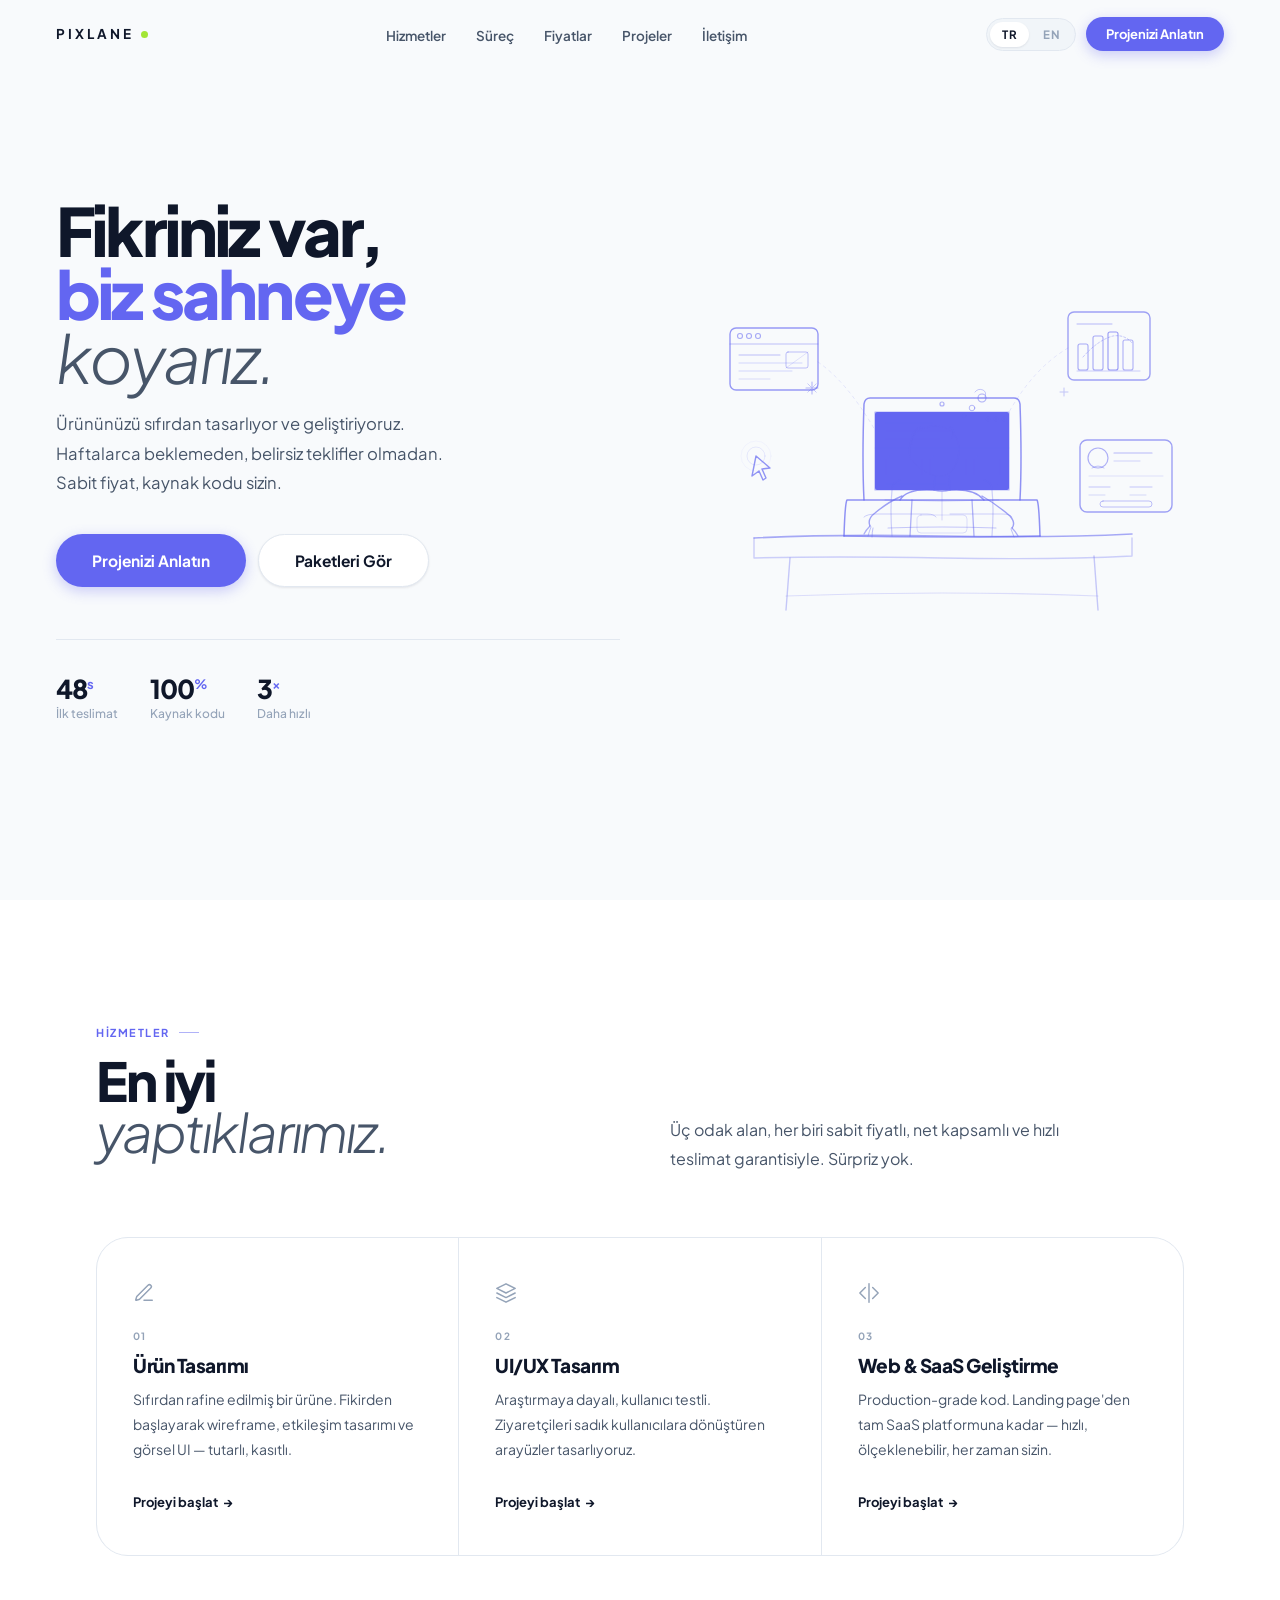
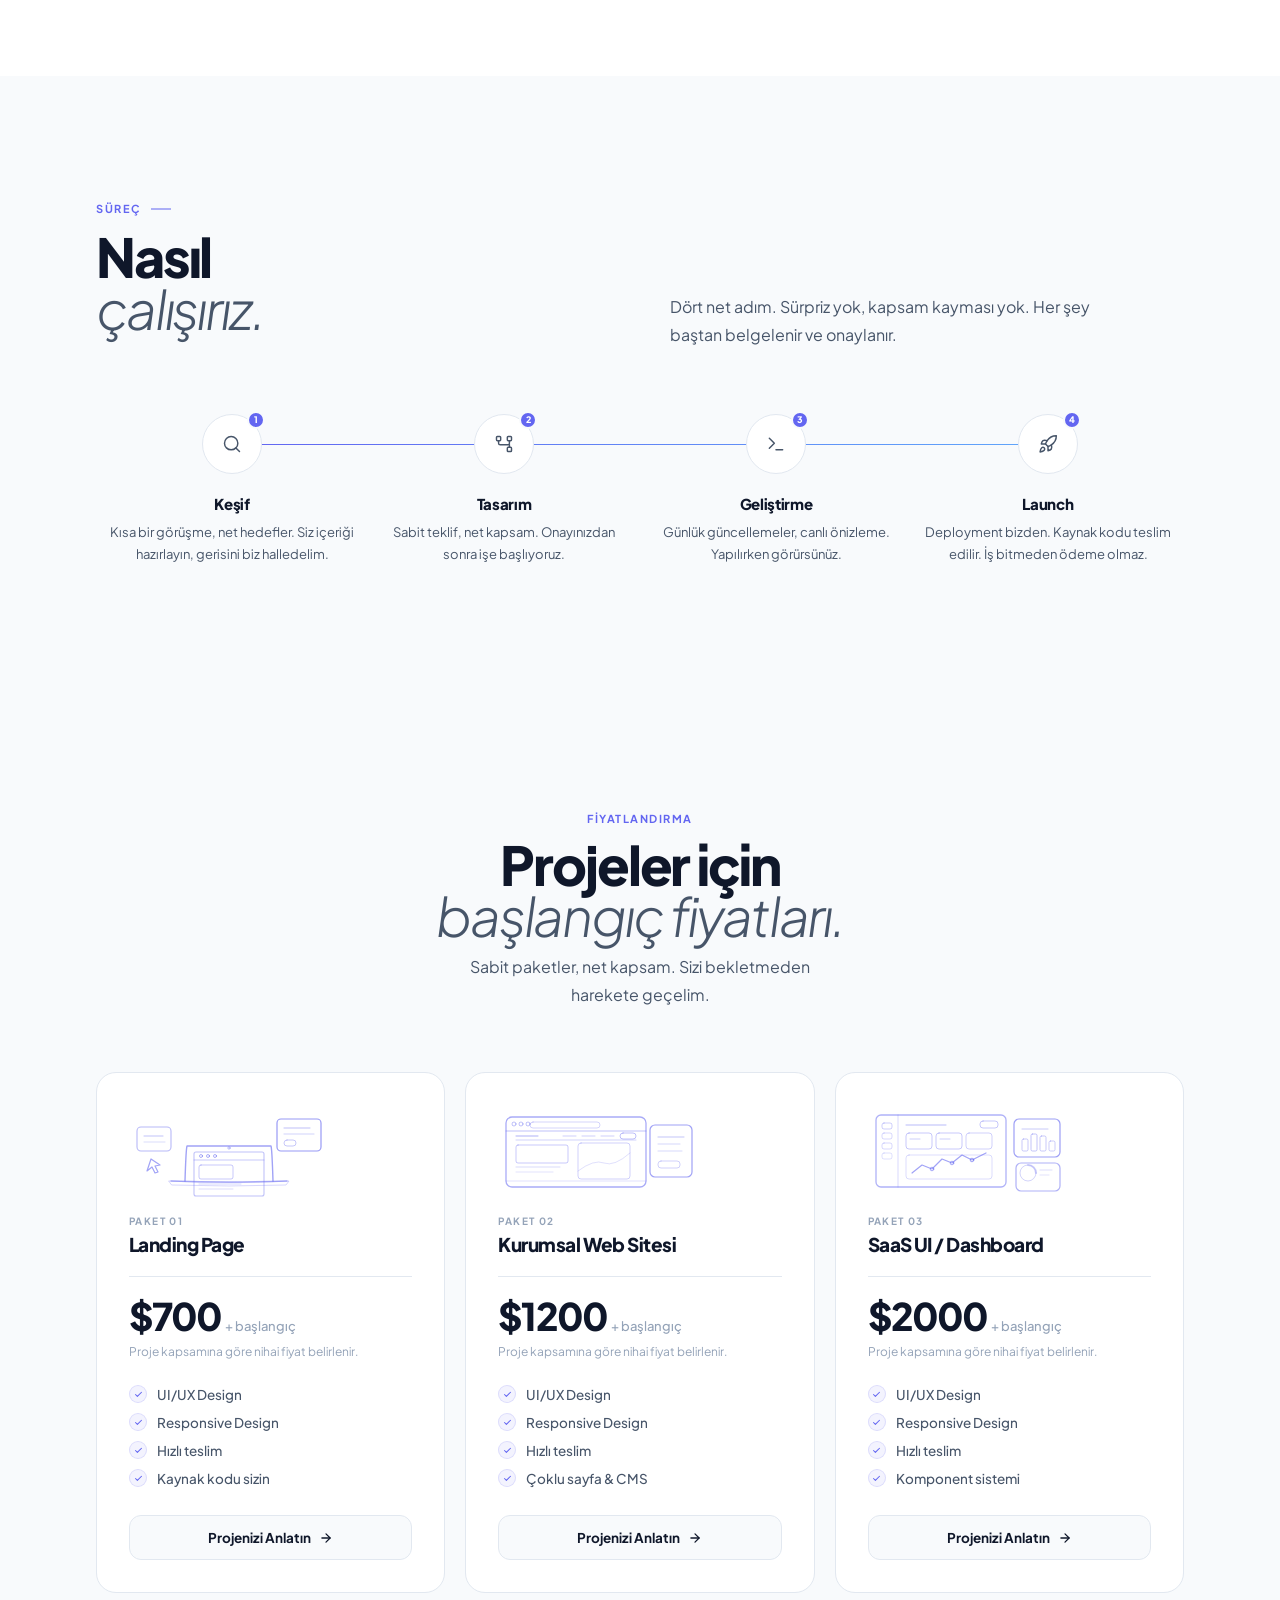
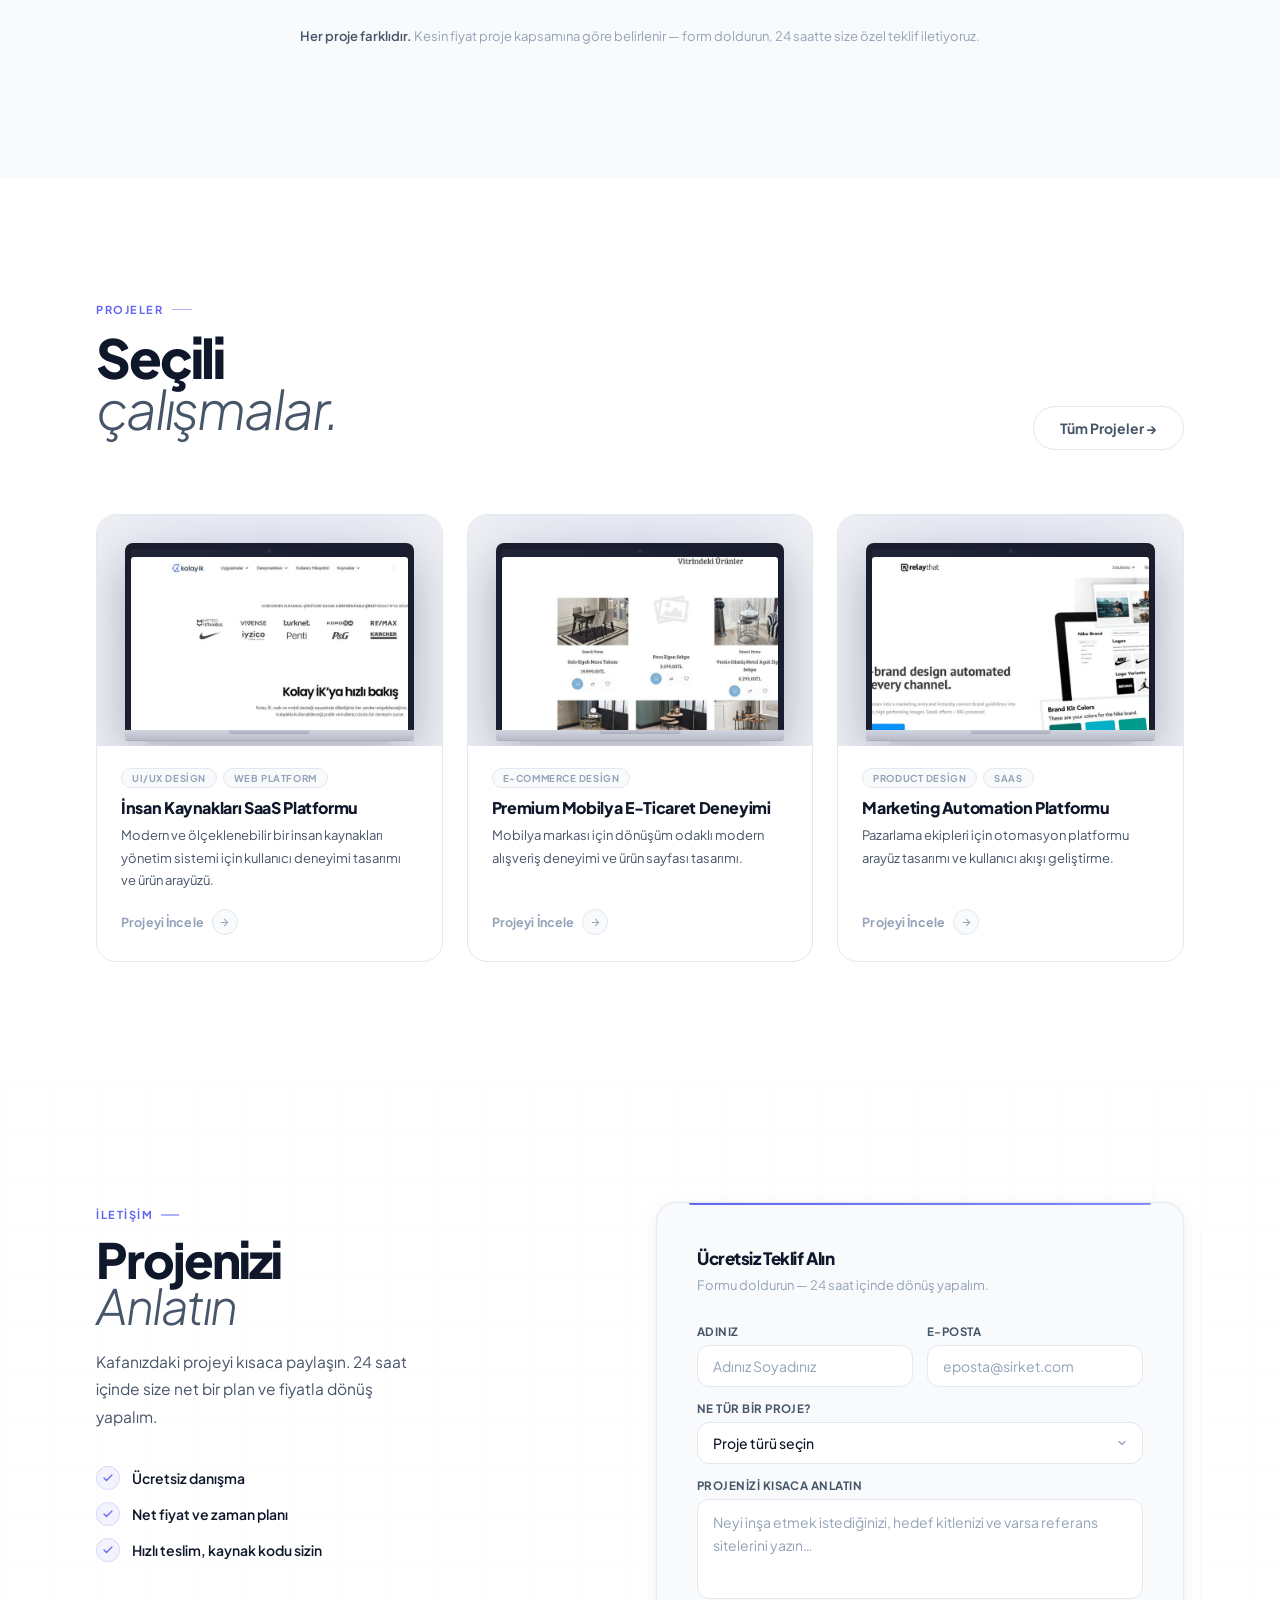
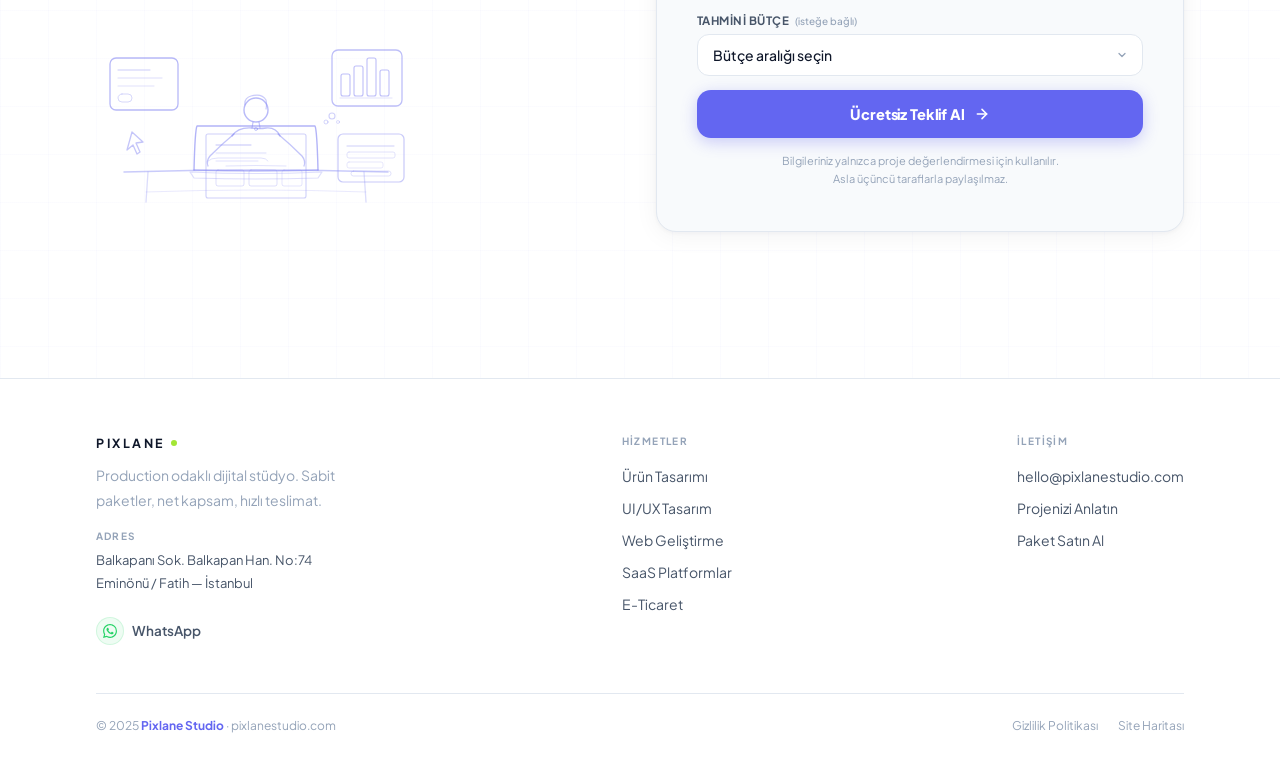
<file: pixlane_v9.html>
<!DOCTYPE html>
<html lang="tr">
<head>
<meta charset="UTF-8"/>
<meta name="viewport" content="width=device-width,initial-scale=1.0"/>
<title>Pixlane Studio — Dijital Ürün Stüdyosu</title>
<meta name="description" content="Startuplar ve büyüyen şirketler için tasarım ve geliştirme stüdyosu."/>
<link rel="preconnect" href="https://fonts.googleapis.com"/>
<link href="https://fonts.googleapis.com/css2?family=Plus+Jakarta+Sans:ital,wght@0,300;0,400;0,500;0,600;0,700;0,800;1,300;1,400;1,700&display=swap" rel="stylesheet"/>
<style>
/* ─────────────────────────────────────────────
   TOKENS
───────────────────────────────────────────── */
:root {
  --bg:          #F8FAFC;
  --bg-card:     #FFFFFF;
  --bg-subtle:   #F1F5F9;
  --border:      #E2E8F0;
  --border-soft: #EEF2F7;
  --text:        #0F172A;
  --text-2:      #475569;
  --text-3:      #94A3B8;
  --indigo:      #6366F1;
  --indigo-2:    #818CF8;
  --indigo-soft: rgba(99,102,241,.08);
  --indigo-mid:  rgba(99,102,241,.16);
  --accent:      #60A5FA;
  --accent-soft: rgba(96,165,250,.10);
  --green:       #10B981;
  --r-sm: 12px;
  --r:    18px;
  --r-lg: 24px;
  --r-xl: 32px;
  --sh-xs: 0 1px 3px rgba(15,23,42,.05), 0 1px 2px rgba(15,23,42,.04);
  --sh-sm: 0 2px 8px rgba(15,23,42,.07), 0 1px 3px rgba(15,23,42,.05);
  --sh:    0 8px 24px rgba(15,23,42,.09), 0 2px 8px rgba(15,23,42,.05);
  --sh-lg: 0 20px 56px rgba(15,23,42,.12), 0 6px 18px rgba(15,23,42,.07);
  --sh-xl: 0 32px 80px rgba(15,23,42,.16), 0 10px 28px rgba(15,23,42,.09);
  --ease: cubic-bezier(.16,1,.3,1);
}

/* ─────────────────────────────────────────────
   RESET
───────────────────────────────────────────── */
*,*::before,*::after { box-sizing:border-box; margin:0; padding:0 }
html { scroll-behavior:smooth; -webkit-text-size-adjust:100% }
body {
  font-family: 'Plus Jakarta Sans', system-ui, sans-serif;
  background: var(--bg);
  color: var(--text);
  overflow-x: hidden;
  -webkit-font-smoothing: antialiased;
}
a { text-decoration:none; color:inherit }
img { max-width:100%; display:block }
button { font-family:inherit; cursor:pointer }

/* ─────────────────────────────────────────────
   SCROLL REVEAL
───────────────────────────────────────────── */
.rv {
  opacity: 0;
  transform: translateY(24px);
  transition: opacity .7s var(--ease), transform .7s var(--ease);
}
.rv.in { opacity:1; transform:none }
.rv.d1 { transition-delay: .07s }
.rv.d2 { transition-delay: .14s }
.rv.d3 { transition-delay: .21s }
.rv.d4 { transition-delay: .28s }
.rv.d5 { transition-delay: .35s }
.rv.d6 { transition-delay: .42s }

/* ─────────────────────────────────────────────
   NAV
───────────────────────────────────────────── */
.nav {
  position: fixed; top: 0; left: 0; right: 0; z-index: 900;
  height: 68px;
  display: flex; align-items: center; justify-content: space-between;
  padding: 0 56px;
  transition: background .4s, box-shadow .4s, border-color .4s;
}
.nav.scrolled {
  background: rgba(248,250,252,.92);
  backdrop-filter: blur(20px);
  -webkit-backdrop-filter: blur(20px);
  box-shadow: 0 1px 0 var(--border);
}

.nav-logo {
  display: flex; align-items: center; gap: 6px;
  font-size: 13.5px; font-weight: 700; letter-spacing: .22em;
  text-transform: uppercase; color: var(--text);
  line-height: 1;
}
.nav-logo-dot {
  width: 7px; height: 7px; border-radius: 50%;
  background: #A3E635;
  flex-shrink: 0;
  margin-left: 1px;
  animation: pulseDot 2.6s ease infinite;
}
/* kept for footer fallback */
.nav-logomark {
  display: none;
}
.nav-logomark-dot { display:none }
@keyframes pulseDot {
  0%,100% { box-shadow: 0 0 0 0 rgba(99,102,241,.45) }
  60%      { box-shadow: 0 0 0 7px rgba(99,102,241,0) }
}

.nav-links {
  display: flex; align-items: center; gap: 2px;
  list-style: none;
}
.nav-links a {
  font-size: 13.5px; font-weight: 600;
  color: var(--text-2);
  padding: 7px 14px; border-radius: 10px;
  transition: color .2s, background .2s;
}
.nav-links a:hover { color: var(--text); background: var(--bg-subtle) }

.nav-right { display: flex; align-items: center; gap: 10px }

/* Language toggle */
.lang-toggle {
  display: flex; align-items: center;
  background: var(--bg-subtle);
  border: 1px solid var(--border);
  border-radius: 100px;
  padding: 3px;
  gap: 2px;
}
.lang-btn {
  font-size: 11.5px; font-weight: 700; letter-spacing: .04em;
  padding: 5px 12px; border-radius: 100px;
  background: none; border: none; color: var(--text-3);
  transition: all .2s var(--ease);
}
.lang-btn.active {
  background: var(--bg-card);
  color: var(--text);
  box-shadow: var(--sh-xs);
}

/* Buttons */
.btn {
  display: inline-flex; align-items: center; justify-content: center; gap: 7px;
  font-family: inherit; font-weight: 700;
  border-radius: 100px; border: none; cursor: pointer;
  white-space: nowrap; transition: all .25s var(--ease);
  text-decoration: none;
}
.btn-sm { font-size: 13px; padding: 9px 20px }
.btn-md { font-size: 14px; padding: 12px 26px }
.btn-lg { font-size: 15.5px; padding: 16px 36px }

.btn-primary {
  background: var(--indigo); color: #fff;
  box-shadow: 0 4px 14px rgba(99,102,241,.32);
}
.btn-primary:hover {
  background: #5254d0;
  transform: translateY(-2px);
  box-shadow: 0 10px 28px rgba(99,102,241,.42);
}
.btn-primary:active { transform: translateY(0); transition-duration: .08s }

.btn-secondary {
  background: var(--bg-card); color: var(--text);
  border: 1.5px solid var(--border);
  box-shadow: var(--sh-xs);
}
.btn-secondary:hover {
  border-color: var(--text-2);
  box-shadow: var(--sh-sm);
  transform: translateY(-1px);
}

.btn-ghost {
  background: none; color: var(--text-2);
  border: 1.5px solid var(--border);
}
.btn-ghost:hover { color: var(--text); border-color: var(--text-2) }

/* Mobile hamburger */
.hamburger {
  display: none; flex-direction: column; gap: 5px;
  background: none; border: none; padding: 6px; cursor: pointer;
}
.hamburger span {
  display: block; height: 1.5px; width: 22px;
  background: var(--text); border-radius: 2px; transition: all .3s;
}

/* Mobile nav */
.mob-nav {
  display: none; position: fixed; inset: 68px 0 0 0;
  z-index: 890; background: rgba(248,250,252,.97);
  backdrop-filter: blur(20px);
  flex-direction: column; padding: 24px 28px;
  gap: 4px; border-top: 1px solid var(--border);
}
.mob-nav.open { display: flex }
.mob-nav a {
  font-size: 17px; font-weight: 600; color: var(--text-2);
  padding: 14px 0; border-bottom: 1px solid var(--border-soft);
  transition: color .2s;
}
.mob-nav a:hover { color: var(--text) }
.mob-nav .mob-cta {
  margin-top: 20px; border-bottom: none;
  background: var(--indigo); color: #fff; font-weight: 700;
  text-align: center; padding: 16px; border-radius: 14px;
}

/* ─────────────────────────────────────────────
   HERO
───────────────────────────────────────────── */
.hero {
  min-height: 100svh;
  display: grid; grid-template-columns: 1fr 1fr;
  align-items: center; gap: 40px;
  padding: 100px 56px 80px;
  max-width: 1300px; margin: 0 auto;
  position: relative;
}

.hero-badge {
  display: inline-flex; align-items: center; gap: 8px;
  background: var(--indigo-soft);
  border: 1px solid var(--indigo-mid);
  border-radius: 100px; padding: 5px 14px 5px 8px;
  font-size: 12px; font-weight: 700; letter-spacing: .01em;
  color: var(--indigo);
  margin-bottom: 28px;
}
.hero-badge-dot {
  width: 6px; height: 6px; border-radius: 50%;
  background: var(--indigo); flex-shrink: 0;
  animation: pulseDot 2s ease infinite;
}

.hero-h1 {
  font-size: clamp(44px, 5.2vw, 76px);
  font-weight: 800;
  line-height: .95;
  letter-spacing: -.042em;
  color: var(--text);
  margin-bottom: 20px;
}
.hero-h1 em {
  font-style: italic;
  font-weight: 300;
  color: var(--text-2);
  letter-spacing: -.03em;
}
.hero-h1 .hi { color: var(--indigo) }

.hero-sub {
  font-size: clamp(15px, 1.3vw, 17px);
  font-weight: 400;
  color: var(--text-2);
  line-height: 1.78;
  max-width: 400px;
  margin-bottom: 36px;
}

.hero-ctas { display: flex; gap: 12px; flex-wrap: wrap }

.hero-proof {
  display: flex; gap: 32px; flex-wrap: wrap;
  margin-top: 52px; padding-top: 36px;
  border-top: 1px solid var(--border);
}
.hp { cursor: default }
.hp-val {
  font-size: 26px; font-weight: 800; letter-spacing: -.04em;
  color: var(--text); line-height: 1; margin-bottom: 4px;
}
.hp-val sup { font-size: 13px; font-weight: 700; color: var(--indigo); vertical-align: super }
.hp-lbl { font-size: 12px; color: var(--text-3); font-weight: 500 }

/* ── Hero right: monoline illustration ──────── */
.hero-right {
  position: relative;
  height: 520px;
  display: flex;
  align-items: center;
  justify-content: center;
}
.hero-illus {
  width: 100%;
  max-width: 500px;
  height: auto;
  display: block;
}

/* Floating UI element animations */
@keyframes floatUp {
  0%,100% { transform: translateY(0px) }
  50%      { transform: translateY(-9px) }
}
@keyframes floatUpAlt {
  0%,100% { transform: translateY(-5px) }
  50%      { transform: translateY(7px) }
}
@keyframes floatSide {
  0%,100% { transform: translateX(0px) translateY(0px) }
  33%      { transform: translateX(4px) translateY(-6px) }
  66%      { transform: translateX(-3px) translateY(3px) }
}
@keyframes cursorBlink {
  0%,100% { opacity: 1 }
  50%      { opacity: .35 }
}
@keyframes drawLine {
  from { stroke-dashoffset: 400 }
  to   { stroke-dashoffset: 0 }
}
@keyframes screenGlow {
  0%,100% { opacity: .18 }
  50%      { opacity: .32 }
}

.il-float-1 { animation: floatUp     6s  ease-in-out infinite }
.il-float-2 { animation: floatUpAlt  7.5s ease-in-out infinite }
.il-float-3 { animation: floatSide   9s  ease-in-out infinite }
.il-float-4 { animation: floatUp     5.5s 1.2s ease-in-out infinite }
.il-cursor  { animation: cursorBlink 2.8s ease-in-out infinite }
.il-screen  { animation: screenGlow  4s   ease-in-out infinite }

/* ─────────────────────────────────────────────
   SHARED LAYOUT
───────────────────────────────────────────── */
.section { padding: 120px 0 }
.section-white { background: var(--bg-card) }
.wrap { max-width: 1200px; margin: 0 auto; padding: 0 56px }

.sec-eyebrow {
  display: inline-flex; align-items: center; gap: 9px;
  font-size: 11px; font-weight: 700; letter-spacing: .14em;
  text-transform: uppercase; color: var(--indigo);
  margin-bottom: 16px;
}
.sec-eyebrow::after {
  content: ''; width: 20px; height: 1.5px;
  background: currentColor; opacity: .5;
}

.sec-h2 {
  font-size: clamp(36px, 4.2vw, 58px);
  font-weight: 800; letter-spacing: -.04em; line-height: .95;
  color: var(--text); margin-bottom: 16px;
}
.sec-h2 em { font-style:italic; font-weight:300; color:var(--text-2) }
.sec-h2 .hi { color:var(--indigo) }

.sec-sub { font-size:16px; color:var(--text-2); line-height:1.78; max-width:420px }

.two-col-head {
  display: grid; grid-template-columns: 1fr 1fr;
  gap: 60px; align-items: end; margin-bottom: 64px;
}

/* ─────────────────────────────────────────────
   SERVICES
───────────────────────────────────────────── */
.svc-grid {
  display: grid; grid-template-columns: repeat(3,1fr);
  border: 1px solid var(--border);
  border-radius: var(--r-xl); overflow: hidden;
  background: var(--border);
  gap: 1px;
}

.svc-card {
  background: var(--bg-card); padding: 44px 36px;
  position: relative; overflow: hidden;
  transition: transform .4s var(--ease), box-shadow .4s var(--ease), background .3s;
}
.svc-card::after {
  content: '';
  position: absolute; bottom: 0; left: 0; right: 0;
  height: 2px;
  background: linear-gradient(90deg, var(--indigo), var(--accent));
  transform: scaleX(0); transform-origin: left;
  transition: transform .4s var(--ease);
}
.svc-card:hover {
  transform: translateY(-6px);
  box-shadow: var(--sh-xl);
  background: #FAFBFF;
  z-index: 2;
}
.svc-card:hover::after { transform: scaleX(1) }
.svc-card:hover .svc-icon { color: var(--indigo) }

.svc-icon {
  color: var(--text-3); margin-bottom: 22px;
  transition: color .3s var(--ease);
}
.svc-num {
  font-size: 10px; font-weight: 700; letter-spacing: .14em;
  text-transform: uppercase; color: var(--text-3);
  display: block; margin-bottom: 12px;
}
.svc-title {
  font-size: 19px; font-weight: 800; letter-spacing: -.025em;
  color: var(--text); margin-bottom: 10px; line-height: 1.2;
}
.svc-desc {
  font-size: 14px; color: var(--text-2); line-height: 1.8;
  margin-bottom: 28px;
}
.svc-link {
  font-size: 13px; font-weight: 700; color: var(--text);
  display: inline-flex; align-items: center; gap: 5px;
  transition: gap .2s, color .2s;
}
.svc-link:hover { gap: 9px; color: var(--indigo) }

/* ─────────────────────────────────────────────
   PROCESS
───────────────────────────────────────────── */
.proc-grid {
  display: grid; grid-template-columns: repeat(4,1fr);
  position: relative;
}
/* Connector line */
.proc-grid::before {
  content: ''; position: absolute;
  top: 30px; left: calc(12.5% + 12px); right: calc(12.5% + 12px);
  height: 1px; background: var(--border); z-index: 0;
}
.proc-fill {
  position: absolute;
  top: 30px; left: calc(12.5% + 12px);
  height: 1px;
  background: linear-gradient(90deg, var(--indigo), var(--accent));
  width: 0;
  transition: width 1.8s var(--ease) .2s;
  z-index: 1;
}
.proc-fill.go { width: calc(100% - 25% - 24px) }

.proc-step {
  display: flex; flex-direction: column;
  align-items: center; text-align: center;
  padding: 0 12px; position: relative; z-index: 2;
}
.proc-node {
  width: 60px; height: 60px; border-radius: 50%;
  background: var(--bg-card);
  border: 1.5px solid var(--border);
  display: flex; align-items: center; justify-content: center;
  margin-bottom: 20px; position: relative;
  transition: border-color .3s, box-shadow .3s;
  color: var(--text-2);
}
.proc-step:hover .proc-node {
  border-color: var(--indigo);
  box-shadow: 0 0 0 8px var(--indigo-soft);
  color: var(--indigo);
}
.proc-idx {
  position: absolute; top: -4px; right: -4px;
  width: 18px; height: 18px; border-radius: 50%;
  background: var(--indigo); color: #fff;
  font-size: 9px; font-weight: 800;
  display: flex; align-items: center; justify-content: center;
  border: 2px solid var(--bg);
}
.proc-name {
  font-size: 15px; font-weight: 800; letter-spacing: -.02em;
  color: var(--text); margin-bottom: 8px;
}
.proc-desc { font-size: 13px; color: var(--text-2); line-height: 1.75 }

/* ─────────────────────────────────────────────
   WORK / CASE STUDIES
───────────────────────────────────────────── */
/* ─────────────────────────────────────────────
   WORK / CASE STUDIES
───────────────────────────────────────────── */
.work-top {
  display: flex; justify-content: space-between;
  align-items: flex-end; margin-bottom: 64px; gap: 20px; flex-wrap: wrap;
}
.work-grid {
  display: grid; grid-template-columns: repeat(3,1fr); gap: 24px;
}

/* Card shell */
.work-card {
  border-radius: 20px;
  border: 1px solid var(--border);
  background: var(--bg-card);
  overflow: hidden;
  display: flex; flex-direction: column;
  transition: transform .5s var(--ease), box-shadow .5s var(--ease), border-color .3s;
  cursor: pointer;
}
.work-card:hover {
  transform: translateY(-10px);
  box-shadow: 0 32px 80px rgba(15,23,42,.12), 0 8px 24px rgba(15,23,42,.07);
  border-color: rgba(99,102,241,.18);
}

/* ── Laptop mockup container ── */
.lp-wrap {
  position: relative;
  background: #ECEEF4;
  padding: 28px 28px 0;
  display: flex;
  align-items: flex-end;
  justify-content: center;
  overflow: hidden;
  min-height: 220px;
}

/* Subtle gradient wash behind laptop */
.lp-wrap::before {
  content: '';
  position: absolute;
  inset: 0;
  background: radial-gradient(ellipse at 50% 30%,
    rgba(99,102,241,.07) 0%,
    transparent 70%);
  pointer-events: none;
}

/* Laptop SVG frame — drawn in CSS/SVG, no image dependency */
.lp-frame {
  position: relative;
  width: 100%;
  max-width: 340px;
  z-index: 1;
}

/* Screen bezel */
.lp-screen-bezel {
  background: #1A1D2E;
  border-radius: 8px 8px 0 0;
  padding: 6px 6px 0;
  position: relative;
  box-shadow:
    0 -1px 0 rgba(255,255,255,.06) inset,
    0 20px 48px rgba(15,23,42,.28);
}

/* Camera dot */
.lp-camera {
  width: 4px; height: 4px;
  border-radius: 50%;
  background: #2A2D3E;
  margin: 0 auto 4px;
}

/* Actual screenshot inside screen */
.lp-screen-img {
  display: block;
  width: 100%;
  aspect-ratio: 16/10;
  object-fit: cover;
  object-position: top center;
  border-radius: 3px 3px 0 0;
  transition: transform .7s var(--ease);
  transform-origin: top center;
}
.work-card:hover .lp-screen-img { transform: scale(1.04) }

/* Screen glass shimmer */
.lp-screen-bezel::after {
  content: '';
  position: absolute;
  inset: 6px 6px 0;
  background: linear-gradient(135deg,
    rgba(255,255,255,.04) 0%,
    transparent 50%);
  border-radius: 3px 3px 0 0;
  pointer-events: none;
  z-index: 2;
}

/* Laptop base / hinge */
.lp-base {
  background: linear-gradient(180deg, #D1D5E0 0%, #B8BCC8 100%);
  height: 10px;
  border-radius: 0 0 3px 3px;
  position: relative;
  box-shadow: 0 1px 0 #A8ACBA;
}
.lp-hinge {
  position: absolute;
  top: 0; left: 50%;
  transform: translateX(-50%);
  width: 28%; height: 4px;
  background: linear-gradient(180deg, #C4C8D4 0%, #A8ACBA 100%);
  border-radius: 0 0 3px 3px;
}

/* Bottom shadow/stand */
.lp-stand {
  height: 6px;
  background: linear-gradient(180deg, #B0B4C0 0%, transparent 100%);
  border-radius: 0 0 40px 40px;
  margin: 0 8%;
  opacity: .6;
}

/* ── Card info area ── */
.work-info {
  padding: 22px 24px 26px;
  flex: 1; display: flex; flex-direction: column;
}
.work-tags { display:flex;gap:6px;flex-wrap:wrap;margin-bottom:10px }
.work-tag {
  font-size:9.5px;font-weight:700;letter-spacing:.06em;text-transform:uppercase;
  color:var(--text-3);border:1px solid var(--border);
  padding:3px 10px;border-radius:100px;background:var(--bg);
  transition: color .2s, border-color .2s, background .2s;
}
.work-card:hover .work-tag {
  color: var(--indigo);
  border-color: rgba(99,102,241,.2);
  background: var(--indigo-soft);
}
.work-title { font-size:16px;font-weight:800;letter-spacing:-.022em;color:var(--text);margin-bottom:6px;line-height:1.25 }
.work-desc { font-size:13px;color:var(--text-2);line-height:1.72;margin-bottom:18px;flex:1 }

/* Arrow CTA */
.work-cta {
  display: inline-flex; align-items: center; gap: 8px;
  font-size: 12.5px; font-weight: 700;
  color: var(--text-3); text-decoration: none;
  transition: color .25s var(--ease), gap .25s var(--ease);
  letter-spacing: .01em;
}
.work-card:hover .work-cta { color: var(--indigo); gap: 12px }
.work-cta-arrow {
  width: 26px; height: 26px; border-radius: 50%;
  background: var(--bg); border: 1.5px solid var(--border);
  display: flex; align-items: center; justify-content: center;
  flex-shrink: 0;
  transition: background .25s, border-color .25s, transform .3s var(--ease);
}
.work-card:hover .work-cta-arrow {
  background: var(--indigo); border-color: var(--indigo);
  transform: translateX(2px);
}
.work-cta-arrow svg { transition: stroke .25s }
.work-card:hover .work-cta-arrow svg { stroke: #fff }

/* Top accent bar */
.work-accent {
  position: absolute; top: 0; left: 0; right: 0;
  height: 2px; z-index: 5;
  transform: scaleX(0); transform-origin: left;
  transition: transform .4s var(--ease);
  border-radius: 0 0 2px 2px;
}
.work-card { position: relative }
.work-card:hover .work-accent { transform: scaleX(1) }
.wa-1 { background: linear-gradient(90deg, #6366F1, #818CF8) }
.wa-2 { background: linear-gradient(90deg, #6366F1, #60A5FA) }
.wa-3 { background: linear-gradient(90deg, #818CF8, #A78BFA) }

/* ─────────────────────────────────────────────
   CONTACT — two-column form section
───────────────────────────────────────────── */
.contact-sec {
  padding: 120px 0 140px;
  background: var(--bg-card);
  position: relative;
  overflow: hidden;
}
/* very subtle background grid texture */
.contact-sec::before {
  content: '';
  position: absolute; inset: 0;
  background-image:
    linear-gradient(rgba(99,102,241,.025) 1px, transparent 1px),
    linear-gradient(90deg, rgba(99,102,241,.025) 1px, transparent 1px);
  background-size: 48px 48px;
  pointer-events: none;
}

.contact-grid {
  display: grid;
  grid-template-columns: 1fr 1.1fr;
  gap: 80px;
  align-items: start;
  position: relative; z-index: 1;
}

/* ── LEFT COLUMN ── */
.contact-left {}

.contact-eyebrow {
  display: inline-flex; align-items: center; gap: 8px;
  font-size: 11px; font-weight: 700; letter-spacing: .14em;
  text-transform: uppercase; color: var(--indigo);
  margin-bottom: 16px;
}
.contact-eyebrow::after {
  content: ''; width: 18px; height: 1.5px;
  background: currentColor; opacity: .5;
}

.contact-h {
  font-size: clamp(34px, 3.8vw, 50px);
  font-weight: 800; letter-spacing: -.04em; line-height: .95;
  color: var(--text); margin-bottom: 18px;
}
.contact-h em { font-style: italic; font-weight: 300; color: var(--text-2) }

.contact-sub {
  font-size: 15.5px; color: var(--text-2);
  line-height: 1.78; margin-bottom: 36px;
  max-width: 340px;
}

/* Bullet list */
.contact-bullets {
  list-style: none;
  display: flex; flex-direction: column; gap: 12px;
  margin-bottom: 52px;
}
.contact-bullets li {
  display: flex; align-items: center; gap: 12px;
  font-size: 14px; font-weight: 600; color: var(--text);
}
.cb-icon {
  width: 24px; height: 24px; border-radius: 50%;
  background: var(--indigo-soft);
  border: 1px solid rgba(99,102,241,.18);
  display: flex; align-items: center; justify-content: center;
  flex-shrink: 0;
}

/* ── LEFT illustration ── */
.contact-illus {
  width: 100%; max-width: 320px;
  opacity: .75;
}

/* ── RIGHT COLUMN — form card ── */
.contact-card {
  background: var(--bg);
  border: 1px solid var(--border);
  border-radius: 20px;
  padding: 44px 40px;
  box-shadow: 0 4px 24px rgba(15,23,42,.05), 0 1px 4px rgba(15,23,42,.04);
  position: relative;
}
/* Top accent on card */
.contact-card::before {
  content: '';
  position: absolute; top: 0; left: 32px; right: 32px; height: 2px;
  background: linear-gradient(90deg, var(--indigo), #818CF8);
  border-radius: 0 0 4px 4px;
}

.cf-title {
  font-size: 17px; font-weight: 800;
  letter-spacing: -.025em; color: var(--text);
  margin-bottom: 6px;
}
.cf-sub {
  font-size: 13px; color: var(--text-3);
  margin-bottom: 28px; line-height: 1.6;
}

/* Form layout */
.cf-row { display: grid; grid-template-columns: 1fr 1fr; gap: 14px }
.cf-field { display: flex; flex-direction: column; gap: 6px; margin-bottom: 14px }
.cf-field.full { grid-column: 1 / -1 }

.cf-label {
  font-size: 11.5px; font-weight: 700;
  letter-spacing: .04em; color: var(--text-2);
  text-transform: uppercase;
}

.cf-input, .cf-select, .cf-textarea {
  font-family: inherit;
  font-size: 14px; font-weight: 500;
  color: var(--text);
  background: var(--bg-card);
  border: 1.5px solid var(--border);
  border-radius: 12px;
  padding: 11px 15px;
  outline: none;
  transition: border-color .2s, box-shadow .2s;
  -webkit-appearance: none; appearance: none;
  width: 100%;
}
.cf-input::placeholder, .cf-textarea::placeholder {
  color: var(--text-3); font-weight: 400;
}
.cf-input:focus, .cf-select:focus, .cf-textarea:focus {
  border-color: var(--indigo);
  box-shadow: 0 0 0 3px rgba(99,102,241,.1);
}
.cf-select {
  background-image: url("data:image/svg+xml,%3Csvg xmlns='http://www.w3.org/2000/svg' width='12' height='12' viewBox='0 0 24 24' fill='none' stroke='%2394A3B8' stroke-width='2.5' stroke-linecap='round' stroke-linejoin='round'%3E%3Cpolyline points='6 9 12 15 18 9'/%3E%3C/svg%3E");
  background-repeat: no-repeat;
  background-position: right 14px center;
  padding-right: 38px;
  cursor: pointer;
}
.cf-select option { color: var(--text); background: #fff }
.cf-textarea {
  resize: none; height: 100px;
  line-height: 1.65;
}

/* Optional label */
.cf-optional {
  font-size: 10px; font-weight: 500;
  color: var(--text-3); margin-left: 4px;
  text-transform: none; letter-spacing: 0;
}

/* Submit button */
.cf-submit {
  width: 100%; margin-top: 8px;
  padding: 15px 24px;
  background: var(--indigo);
  color: #fff;
  font-family: inherit; font-size: 14.5px; font-weight: 800;
  letter-spacing: -.01em;
  border: none; border-radius: 14px;
  cursor: pointer;
  display: flex; align-items: center; justify-content: center; gap: 9px;
  box-shadow: 0 4px 16px rgba(99,102,241,.32);
  transition: background .22s, transform .22s var(--ease),
              box-shadow .22s;
}
.cf-submit:hover {
  background: #5254d0;
  transform: translateY(-2px);
  box-shadow: 0 10px 28px rgba(99,102,241,.42);
}
.cf-submit:active { transform: none; transition-duration: .07s }

/* Success state */
.cf-success {
  display: none;
  text-align: center; padding: 28px 0 16px;
}
.cf-success.show { display: block }
.cf-success-icon {
  width: 52px; height: 52px; border-radius: 50%;
  background: #DCFCE7; margin: 0 auto 14px;
  display: flex; align-items: center; justify-content: center;
}
.cf-success-title {
  font-size: 18px; font-weight: 800; letter-spacing: -.025em;
  color: var(--text); margin-bottom: 8px;
}
.cf-success-sub { font-size: 14px; color: var(--text-2); line-height: 1.7 }

/* Privacy note */
.cf-privacy {
  margin-top: 14px; text-align: center;
  font-size: 11px; color: var(--text-3); line-height: 1.6;
}

/* ─────────────────────────────────────────────
   PRICING
───────────────────────────────────────────── */
.pricing-sec {
  padding: 120px 0 130px;
  background: var(--bg);
  position: relative;
}

.pricing-head {
  text-align: center;
  margin-bottom: 64px;
}
.pricing-head .sec-eyebrow {
  justify-content: center;
  margin-bottom: 14px;
}
.pricing-head .sec-eyebrow::after { display: none }
.pricing-head .sec-h2 {
  margin-bottom: 12px;
}
.pricing-lead {
  font-size: 16px; color: var(--text-2);
  line-height: 1.72; max-width: 380px;
  margin: 0 auto;
}

/* Grid */
.pricing-grid {
  display: grid;
  grid-template-columns: repeat(3, 1fr);
  gap: 20px;
  margin-bottom: 32px;
}

/* Card */
.pr-card {
  background: var(--bg-card);
  border: 1px solid var(--border);
  border-radius: 20px;
  padding: 0 0 32px;
  display: flex; flex-direction: column;
  position: relative; overflow: hidden;
  transition: transform .5s var(--ease),
              box-shadow .5s var(--ease),
              border-color .3s;
  cursor: default;
}
.pr-card:hover {
  transform: translateY(-10px);
  box-shadow: 0 28px 72px rgba(15,23,42,.1),
              0 6px 20px rgba(15,23,42,.06);
  border-color: rgba(99,102,241,.2);
}

/* Accent line top */
.pr-accent {
  position: absolute; top: 0; left: 0; right: 0;
  height: 2px;
  background: linear-gradient(90deg, var(--indigo), #818CF8);
  transform: scaleX(0); transform-origin: left;
  transition: transform .45s var(--ease);
}
.pr-card:hover .pr-accent { transform: scaleX(1) }

/* Illustration area */
.pr-illus-wrap {
  padding: 32px 32px 20px;
  display: flex;
  align-items: center;
  justify-content: flex-start;
}
.pr-illus {
  width: 100%; max-width: 200px;
  height: 90px;
  display: block;
  overflow: visible;
}

/* Card body */
.pr-body { padding: 0 32px; flex: 1; display: flex; flex-direction: column }

/* Label */
.pr-label {
  font-size: 10px; font-weight: 700;
  letter-spacing: .14em; text-transform: uppercase;
  color: var(--text-3); margin-bottom: 6px;
}

/* Title */
.pr-title {
  font-size: 19px; font-weight: 800;
  letter-spacing: -.028em; color: var(--text);
  line-height: 1.2; margin-bottom: 20px;
}

/* Divider */
.pr-div {
  height: 1px; background: var(--border);
  margin-bottom: 20px;
}

/* Price */
.pr-price {
  display: flex; align-items: baseline; gap: 4px;
  margin-bottom: 8px;
}
.pr-amount {
  font-size: 38px; font-weight: 800;
  letter-spacing: -.05em; color: var(--text);
  line-height: 1;
}
.pr-suffix {
  font-size: 13px; font-weight: 500;
  color: var(--text-3);
}
.pr-note {
  font-size: 12px; color: var(--text-3);
  margin-bottom: 24px; line-height: 1.5;
}

/* Feature list */
.pr-features {
  list-style: none;
  display: flex; flex-direction: column; gap: 10px;
  margin-bottom: 28px; flex: 1;
}
.pr-feature {
  display: flex; align-items: center; gap: 10px;
  font-size: 13.5px; font-weight: 500; color: var(--text-2);
}
.pr-check {
  width: 18px; height: 18px; border-radius: 50%; flex-shrink: 0;
  background: var(--indigo-soft);
  border: 1px solid rgba(99,102,241,.16);
  display: flex; align-items: center; justify-content: center;
  transition: background .25s, border-color .25s;
}
.pr-card:hover .pr-check {
  background: var(--indigo);
  border-color: var(--indigo);
}
.pr-card:hover .pr-check svg { stroke: #fff }

/* CTA button */
.pr-btn {
  display: flex; align-items: center; justify-content: center; gap: 8px;
  padding: 13px 20px;
  background: var(--bg);
  border: 1.5px solid var(--border);
  border-radius: 12px;
  font-family: inherit; font-size: 13.5px; font-weight: 700;
  color: var(--text); cursor: pointer;
  text-decoration: none;
  transition: background .25s, border-color .25s,
              color .25s, transform .25s var(--ease),
              box-shadow .25s;
}
.pr-card:hover .pr-btn {
  background: var(--indigo);
  border-color: var(--indigo);
  color: #fff;
  box-shadow: 0 6px 20px rgba(99,102,241,.28);
  transform: none;
}
.pr-btn-arrow {
  transition: transform .25s var(--ease);
}
.pr-card:hover .pr-btn-arrow {
  transform: translateX(3px);
}

/* Bottom note */
.pricing-footnote {
  text-align: center;
  font-size: 13px; color: var(--text-3);
  line-height: 1.7;
}
.pricing-footnote strong { color: var(--text-2); font-weight: 600 }

/* Illustration float anims */
@keyframes prFloat1 { 0%,100%{transform:translateY(0)} 50%{transform:translateY(-6px)} }
@keyframes prFloat2 { 0%,100%{transform:translateY(-3px)} 50%{transform:translateY(5px)} }
@keyframes prBlink  { 0%,100%{opacity:.7} 55%{opacity:.25} }

/* Responsive */
@media(max-width:900px) {
  .pricing-grid { grid-template-columns: 1fr 1fr }
  .pr-card:nth-child(3) { grid-column: span 2 }
}
@media(max-width:600px) {
  .pricing-grid { grid-template-columns: 1fr }
  .pr-card:nth-child(3) { grid-column: span 1 }
  .pricing-sec { padding: 80px 0 100px }
  .pr-amount { font-size: 32px }
}

/* ─────────────────────────────────────────────
   FOOTER
───────────────────────────────────────────── */
footer {
  background: var(--bg-card);
  border-top: 1px solid var(--border);
  padding: 56px 0 28px;
}
.foot-grid {
  display: flex;
  flex-direction: row;
  align-items: flex-start;
  justify-content: space-between;
  gap: 48px;
  margin-bottom: 40px;
  flex-wrap: wrap;
}
.foot-brand-col {
  flex: 0 0 auto;
  max-width: 260px;
}
.foot-brand-name {
  display: flex; align-items: center; gap: 8px;
  font-size: 14px; font-weight: 800; letter-spacing: -.02em;
  color: var(--text); margin-bottom: 12px;
}
.foot-tagline { font-size:14px;color:var(--text-3);line-height:1.75;max-width:240px }
.foot-col h4 {
  font-size: 10px; font-weight: 700; letter-spacing: .14em;
  text-transform: uppercase; color: var(--text-3); margin-bottom: 18px;
}
.foot-links { list-style:none;display:flex;flex-direction:column;gap:11px }
.foot-links a { font-size:14px;color:var(--text-2);transition:color .2s }
.foot-links a:hover { color: var(--indigo) }
.foot-bottom {
  border-top: 1px solid var(--border); padding-top: 24px;
  display: flex; justify-content: space-between;
  align-items: center; flex-wrap: wrap; gap: 10px;
}
.foot-copy { font-size:12px;color:var(--text-3) }
.foot-copy strong { color:var(--indigo) }
.foot-legal { display:flex;gap:20px }
.foot-legal a { font-size:12px;color:var(--text-3);transition:color .2s }
.foot-legal a:hover { color:var(--text) }

/* Address block */
.foot-address-lbl {
  font-size: 10px; font-weight: 700; letter-spacing: .12em;
  text-transform: uppercase; color: var(--text-3);
  display: block; margin-bottom: 7px;
}
.foot-address {
  font-size: 13px; color: var(--text-2);
  line-height: 1.75; font-style: normal;
}

/* WhatsApp link */
.foot-wa {
  display: inline-flex; align-items: center; gap: 8px;
  font-size: 13.5px; font-weight: 600;
  color: var(--text-2); text-decoration: none;
  padding: 8px 0;
  transition: color .2s;
}
.foot-wa:hover { color: #25D366 }
.foot-wa-icon {
  width: 28px; height: 28px; border-radius: 50%;
  background: rgba(37,211,102,.08);
  border: 1px solid rgba(37,211,102,.15);
  display: flex; align-items: center; justify-content: center;
  flex-shrink: 0;
  transition: background .2s, border-color .2s;
}
.foot-wa:hover .foot-wa-icon {
  background: rgba(37,211,102,.15);
  border-color: rgba(37,211,102,.3);
}

/* ─────────────────────────────────────────────
   RESPONSIVE
───────────────────────────────────────────── */
@media(max-width:1060px){
  .nav { padding:0 28px }
  .nav-links { display:none }
  .hamburger { display:flex }
  .hero { grid-template-columns:1fr; padding:96px 28px 72px; min-height:auto; gap:56px }
  .hero-right { height:380px }
  .wrap { padding:0 28px }
  .two-col-head { grid-template-columns:1fr; gap:20px }
  .svc-grid { grid-template-columns:1fr }
  .proc-grid { grid-template-columns:1fr 1fr; gap:40px }
  .proc-grid::before,.proc-fill { display:none }
  .work-grid { grid-template-columns:1fr }
  .lp-wrap { min-height:180px; padding:20px 20px 0 }
  .work-top { flex-direction:column; align-items:flex-start }
  .foot-grid { flex-direction:column; gap:28px }
  .contact-grid { grid-template-columns:1fr; gap:52px }
  .contact-sec { padding:80px 0 100px }
}
@media(max-width:600px){
  .nav { padding:0 20px; height:62px }
  .mob-nav { top:62px }
  .hero { padding:84px 20px 60px }
  .hero-right { height:290px }
  .wrap { padding:0 20px }
  .section { padding:80px 0 }
  .svc-card { padding:32px 24px }
  .proc-grid { grid-template-columns:1fr 1fr }
  .hero-ctas { flex-direction:column }
  .hero-ctas .btn { width:100%; justify-content:center }
  .hero-proof { gap:20px }
  .foot-grid { gap:20px }
  .foot-bottom { flex-direction:column; text-align:center }
  .contact-card { padding:32px 24px }
  .cf-row { grid-template-columns:1fr }
  .contact-illus { max-width:240px }
}
@keyframes spin { to { transform: rotate(360deg) } }
</style>
</head>
<body>

<!-- ══════════════════════════════════════
     NAV
══════════════════════════════════════ -->
<nav class="nav" id="mainNav">
  <a href="#" class="nav-logo">
    PIXLANE<span class="nav-logo-dot"></span>
  </a>

  <ul class="nav-links">
    <li><a href="#services" data-i18n="nav.services">Hizmetler</a></li>
    <li><a href="#process" data-i18n="nav.process">Süreç</a></li>
    <li><a href="#pricing" data-i18n="nav.pricing">Fiyatlar</a></li>
    <li><a href="#work" data-i18n="nav.work">Projeler</a></li>
    <li><a href="#contact" data-i18n="nav.contact">İletişim</a></li>
  </ul>

  <div class="nav-right">
    <div class="lang-toggle">
      <button class="lang-btn active" id="btnTR" onclick="setLang('tr')">TR</button>
      <button class="lang-btn" id="btnEN" onclick="setLang('en')">EN</button>
    </div>
    <a href="#contact" class="btn btn-primary btn-sm" data-i18n="nav.cta">Projenizi Anlatın</a>
    <button class="hamburger" id="hamburger" onclick="toggleMob()" aria-label="Menü">
      <span></span><span></span><span></span>
    </button>
  </div>
</nav>

<div class="mob-nav" id="mobNav">
  <a href="#services" onclick="toggleMob()" data-i18n="nav.services">Hizmetler</a>
  <a href="#process"  onclick="toggleMob()" data-i18n="nav.process">Süreç</a>
  <a href="#pricing"  onclick="toggleMob()" data-i18n="nav.pricing">Fiyatlar</a>
  <a href="#work"     onclick="toggleMob()" data-i18n="nav.work">Projeler</a>
  <a href="#contact"  onclick="toggleMob()" data-i18n="nav.contact">İletişim</a>
  <a href="#contact" class="mob-cta" onclick="toggleMob()" data-i18n="nav.cta">Projenizi Anlatın</a>
</div>

<!-- ══════════════════════════════════════
     HERO
══════════════════════════════════════ -->
<div class="hero">
  <!-- LEFT -->
  <div>
    <h1 class="hero-h1 rv d1">
      <span class="break" data-i18n="hero.h1a">Fikriniz var,</span><br>
      <span class="hi" data-i18n="hero.h1b">biz sahneye</span><br>
      <em data-i18n="hero.h1c">koyarız.</em>
    </h1>
    <p class="hero-sub rv d2" data-i18n="hero.sub">
      Ürününüzü sıfırdan tasarlıyor ve geliştiriyoruz. Haftalarca beklemeden, belirsiz teklifler olmadan. Sabit fiyat, kaynak kodu sizin.
    </p>
    <div class="hero-ctas rv d3">
      <a href="#contact" class="btn btn-primary btn-lg" data-i18n="hero.cta1">Projenizi Anlatın</a>
      <a href="#pricing" class="btn btn-secondary btn-lg" data-i18n="hero.cta2">Paketleri Gör</a>
    </div>
    <div class="hero-proof rv d4">
      <div class="hp">
        <div class="hp-val">48<sup>s</sup></div>
        <div class="hp-lbl" data-i18n="hero.stat1">İlk teslimat</div>
      </div>
      <div class="hp">
        <div class="hp-val">100<sup>%</sup></div>
        <div class="hp-lbl" data-i18n="hero.stat2">Kaynak kodu</div>
      </div>
      <div class="hp">
        <div class="hp-val">3<sup>×</sup></div>
        <div class="hp-lbl" data-i18n="hero.stat3">Daha hızlı</div>
      </div>
    </div>
  </div>

  <!-- RIGHT: monoline illustration -->
  <div class="hero-right rv d2" aria-hidden="true">
    <svg class="hero-illus" viewBox="0 0 500 480" fill="none"
         xmlns="http://www.w3.org/2000/svg"
         stroke="#6366F1" stroke-linecap="round" stroke-linejoin="round">

      <!-- ═══ DESK SURFACE ══════════════════════════ -->
      <!-- Desk top edge — slightly irregular, hand-feel -->
      <path d="M62 318 Q140 314 250 316 Q360 318 440 314"
            stroke-width="1.6" opacity=".55"/>
      <!-- Desk front face -->
      <path d="M62 318 L62 338 Q140 336 250 338 Q360 340 440 336 L440 318"
            stroke-width="1.4" opacity=".3"/>
      <!-- Desk legs -->
      <path d="M98 338 L94 390" stroke-width="1.4" opacity=".35"/>
      <path d="M402 336 L406 390" stroke-width="1.4" opacity=".35"/>
      <!-- Leg crossbar -->
      <path d="M94 376 Q250 370 406 376" stroke-width="1.2" opacity=".2"/>

      <!-- ═══ LAPTOP ═════════════════════════════════ -->
      <!-- Laptop base / keyboard deck -->
      <path d="M152 316 Q153 283 155 280 L345 280 Q347 283 348 316"
            stroke-width="1.5" opacity=".7"/>
      <!-- Keyboard base underline -->
      <path d="M152 316 Q250 318 348 316" stroke-width="1.5" opacity=".6"/>

      <!-- Laptop screen hinge -->
      <path d="M172 280 Q170 240 172 184 Q173 178 178 178 L322 178 Q327 178 328 184 Q330 240 328 280"
            stroke-width="1.5" opacity=".7"/>
      <!-- Screen inner bezel -->
      <path d="M183 192 L317 192 L317 270 L183 270 Z"
            stroke-width="1.2" opacity=".45"
            rx="3"/>

      <!-- Screen glow fill — very subtle -->
      <rect x="183" y="192" width="134" height="78" rx="2"
            fill="#6366F1" class="il-screen" stroke="none"/>

      <!-- Screen content lines — UI wireframe feel -->
      <line x1="194" y1="203" x2="240" y2="203" stroke-width="1.1" opacity=".5"/>
      <line x1="194" y1="211" x2="260" y2="211" stroke-width=".9" opacity=".35"/>
      <line x1="194" y1="219" x2="248" y2="219" stroke-width=".9" opacity=".3"/>
      <!-- Small nav dots top-right -->
      <circle cx="296" cy="199" r="1.8" stroke-width="1.1" opacity=".5"/>
      <circle cx="304" cy="199" r="1.8" stroke-width="1.1" opacity=".5"/>
      <circle cx="312" cy="199" r="1.8" stroke-width="1.1" opacity=".5"/>
      <!-- Screen divider -->
      <line x1="183" y1="228" x2="317" y2="228" stroke-width=".8" opacity=".2"/>
      <!-- Lower screen content blocks -->
      <rect x="194" y="236" width="36" height="22" rx="3" stroke-width="1" opacity=".3"/>
      <rect x="238" y="236" width="36" height="22" rx="3" stroke-width="1" opacity=".3"/>
      <rect x="282" y="236" width="26" height="22" rx="3" stroke-width="1" opacity=".3"/>
      <!-- Progress bar on screen -->
      <line x1="194" y1="264" x2="305" y2="264" stroke-width="1" opacity=".2"/>
      <line x1="194" y1="264" x2="254" y2="264" stroke-width="1.6" opacity=".55"/>

      <!-- Camera dot -->
      <circle cx="250" cy="184" r="2" stroke-width="1.2" opacity=".5"/>

      <!-- Laptop notch/hinge line -->
      <path d="M193 280 Q250 282 307 280" stroke-width="1" opacity=".35"/>

      <!-- ═══ KEYBOARD ════════════════════════════════ -->
      <!-- Key rows — abstract minimal -->
      <path d="M172 297 Q175 294 185 294 L235 294 Q242 294 244 297" stroke-width="1" opacity=".3"/>
      <path d="M258 294 L310 294 Q318 294 320 297" stroke-width="1" opacity=".3"/>
      <!-- Spacebar -->
      <path d="M196 308 Q250 306 304 308" stroke-width="1.1" opacity=".35"/>
      <!-- Trackpad -->
      <rect x="225" y="295" width="50" height="18" rx="4" stroke-width="1" opacity=".2"/>

      <!-- ═══ DESIGNER FIGURE ═══════════════════════ -->
      <!-- Head — slightly imperfect circle -->
      <path d="M218 238 Q215 218 228 210 Q244 202 258 210 Q270 220 266 238 Q262 254 250 256 Q234 257 218 238 Z"
            stroke-width="1.5" opacity=".75"/>
      <!-- Hair — a few loose strokes -->
      <path d="M220 224 Q218 212 228 207" stroke-width="1.2" opacity=".4"/>
      <path d="M260 218 Q264 210 258 207" stroke-width="1.2" opacity=".4"/>
      <!-- Neck -->
      <path d="M243 256 L242 270" stroke-width="1.4" opacity=".6"/>
      <path d="M257 256 L258 270" stroke-width="1.4" opacity=".6"/>

      <!-- Shoulders / torso -->
      <path d="M208 280 Q215 268 242 270 Q250 272 258 270 Q282 268 292 280"
            stroke-width="1.5" opacity=".65"/>
      <!-- Body -->
      <path d="M220 280 L218 316" stroke-width="1.3" opacity=".5"/>
      <path d="M280 280 L282 316" stroke-width="1.3" opacity=".5"/>
      <!-- Shirt seam -->
      <path d="M250 272 L250 300" stroke-width="1" opacity=".25"/>

      <!-- Left arm reaching to keyboard -->
      <path d="M210 276 Q196 282 183 293 Q175 299 178 306"
            stroke-width="1.4" opacity=".6"/>
      <!-- Right arm -->
      <path d="M290 276 Q304 284 318 296 Q324 303 320 308"
            stroke-width="1.4" opacity=".6"/>

      <!-- Left hand — loose fingers over keyboard -->
      <path d="M178 306 Q174 310 172 314" stroke-width="1.2" opacity=".5"/>
      <path d="M179 307 Q177 312 176 316" stroke-width="1" opacity=".4"/>
      <path d="M181 308 Q180 313 180 317" stroke-width="1" opacity=".4"/>

      <!-- Right hand -->
      <path d="M320 308 Q324 312 326 316" stroke-width="1.2" opacity=".5"/>
      <path d="M319 309 Q321 314 322 317" stroke-width="1" opacity=".4"/>

      <!-- Chair back — subtle -->
      <path d="M200 316 Q198 290 200 270 Q200 262 208 260"
            stroke-width="1.2" opacity=".3"/>
      <path d="M300 316 Q302 290 300 270 Q300 262 292 260"
            stroke-width="1.2" opacity=".3"/>

      <!-- ═══ FLOATING UI ELEMENTS ══════════════════ -->

      <!-- 1 · Browser / window frame — top left float -->
      <g class="il-float-1" transform="translate(38, 108)">
        <rect x="0" y="0" width="88" height="62" rx="6" stroke-width="1.4" opacity=".65"/>
        <!-- Title bar -->
        <line x1="0" y1="16" x2="88" y2="16" stroke-width="1" opacity=".4"/>
        <!-- Dots -->
        <circle cx="10" cy="8" r="2.5" stroke-width="1.1" opacity=".55"/>
        <circle cx="19" cy="8" r="2.5" stroke-width="1.1" opacity=".55"/>
        <circle cx="28" cy="8" r="2.5" stroke-width="1.1" opacity=".55"/>
        <!-- Content lines -->
        <line x1="9" y1="27" x2="50" y2="27" stroke-width="1" opacity=".4"/>
        <line x1="9" y1="35" x2="72" y2="35" stroke-width=".85" opacity=".3"/>
        <line x1="9" y1="43" x2="62" y2="43" stroke-width=".85" opacity=".3"/>
        <line x1="9" y1="51" x2="40" y2="51" stroke-width=".85" opacity=".25"/>
        <!-- Small image placeholder -->
        <rect x="56" y="24" width="22" height="16" rx="2" stroke-width="1" opacity=".4"/>
        <line x1="56" y1="40" x2="78" y2="24" stroke-width=".7" opacity=".25"/>
      </g>

      <!-- 2 · Mini bar chart — top right float -->
      <g class="il-float-2" transform="translate(376, 92)">
        <rect x="0" y="0" width="82" height="68" rx="6" stroke-width="1.4" opacity=".6"/>
        <!-- Chart title line -->
        <line x1="9" y1="12" x2="44" y2="12" stroke-width="1" opacity=".45"/>
        <!-- Bars -->
        <rect x="10" y="32" width="10" height="26" rx="2" stroke-width="1.1" opacity=".55"/>
        <rect x="25" y="24" width="10" height="34" rx="2" stroke-width="1.1" opacity=".55"/>
        <rect x="40" y="20" width="10" height="38" rx="2" stroke-width="1.1" opacity=".65"/>
        <rect x="55" y="28" width="10" height="30" rx="2" stroke-width="1.1" opacity=".5"/>
        <!-- X axis -->
        <line x1="9" y1="59" x2="72" y2="59" stroke-width=".9" opacity=".35"/>
        <!-- Trend line -->
        <path d="M15 45 Q30 28 45 24 Q57 22 65 32" stroke-width="1" opacity=".35" stroke-dasharray="2 2"/>
      </g>

      <!-- 3 · UI card / component — right mid float -->
      <g class="il-float-3" transform="translate(388, 220)">
        <rect x="0" y="0" width="92" height="72" rx="7" stroke-width="1.4" opacity=".6"/>
        <!-- Avatar circle -->
        <circle cx="18" cy="18" r="10" stroke-width="1.2" opacity=".5"/>
        <path d="M12 28 Q18 24 24 28" stroke-width="1" opacity=".4"/>
        <!-- Name lines -->
        <line x1="34" y1="13" x2="72" y2="13" stroke-width="1.1" opacity=".45"/>
        <line x1="34" y1="21" x2="60" y2="21" stroke-width=".9" opacity=".3"/>
        <!-- Divider -->
        <line x1="9" y1="36" x2="83" y2="36" stroke-width=".8" opacity=".22"/>
        <!-- Stats row -->
        <line x1="9" y1="47" x2="30" y2="47" stroke-width="1" opacity=".35"/>
        <line x1="9" y1="55" x2="25" y2="55" stroke-width=".85" opacity=".28"/>
        <line x1="50" y1="47" x2="72" y2="47" stroke-width="1" opacity=".35"/>
        <line x1="50" y1="55" x2="66" y2="55" stroke-width=".85" opacity=".28"/>
        <!-- Button -->
        <rect x="20" y="61" width="52" height="6" rx="3" stroke-width="1" opacity=".4"/>
      </g>

      <!-- 4 · Cursor arrow — left mid float -->
      <g class="il-float-4 il-cursor" transform="translate(56, 232)">
        <!-- Arrow pointer -->
        <path d="M8 4 L4 24 L11 19 L15 28 L18 26 L14 17 L22 16 Z"
              stroke-width="1.4" opacity=".7"/>
        <!-- Click ripple rings — very faint -->
        <circle cx="8" cy="4" r="9" stroke-width=".7" opacity=".18"/>
        <circle cx="8" cy="4" r="15" stroke-width=".5" opacity=".1"/>
      </g>

      <!-- 5 · Sparkle / star accent — decorative, tiny -->
      <g transform="translate(114, 162)" opacity=".45">
        <line x1="6" y1="0" x2="6" y2="12" stroke-width="1.1"/>
        <line x1="0" y1="6" x2="12" y2="6" stroke-width="1.1"/>
        <line x1="1.8" y1="1.8" x2="10.2" y2="10.2" stroke-width=".7"/>
        <line x1="10.2" y1="1.8" x2="1.8" y2="10.2" stroke-width=".7"/>
      </g>
      <!-- Second sparkle -->
      <g transform="translate(368, 168)" opacity=".35">
        <line x1="4" y1="0" x2="4" y2="8" stroke-width="1"/>
        <line x1="0" y1="4" x2="8" y2="4" stroke-width="1"/>
      </g>

      <!-- 6 · Connecting dotted lines — from elements to laptop screen -->
      <!-- Window to screen -->
      <path d="M126 142 Q155 162 183 210"
            stroke-width=".8" opacity=".18" stroke-dasharray="3 4"/>
      <!-- Chart to screen -->
      <path d="M376 128 Q342 148 317 192"
            stroke-width=".8" opacity=".18" stroke-dasharray="3 4"/>

      <!-- 7 · Small thought bubble / idea dots above head -->
      <circle cx="272" cy="196" r="2" stroke-width="1" opacity=".4"/>
      <circle cx="280" cy="188" r="2.8" stroke-width="1" opacity=".45"/>
      <circle cx="290" cy="178" r="4" stroke-width="1.1" opacity=".5"/>
      <!-- Thought content -->
      <path d="M283 172 Q286 168 291 170 Q295 172 293 177"
            stroke-width="1" opacity=".35"/>

    </svg>
  </div>
</div>

<!-- ══════════════════════════════════════
     SERVICES
══════════════════════════════════════ -->
<section class="section section-white" id="services">
  <div class="wrap">
    <div class="two-col-head">
      <div>
        <div class="sec-eyebrow rv" data-i18n="services.eyebrow">Hizmetler</div>
        <h2 class="sec-h2 rv d1"><span data-i18n="services.h2a">En iyi</span><br><em data-i18n="services.h2b">yaptıklarımız.</em></h2>
      </div>
      <p class="sec-sub rv d2" data-i18n="services.sub">
        Üç odak alan, her biri sabit fiyatlı, net kapsamlı ve hızlı teslimat garantisiyle. Sürpriz yok.
      </p>
    </div>
    <div class="svc-grid">
      <!-- 01 -->
      <div class="svc-card rv">
        <div class="svc-icon">
          <svg width="22" height="22" viewBox="0 0 24 24" fill="none" stroke="currentColor" stroke-width="1.6" stroke-linecap="round" stroke-linejoin="round">
            <path d="M12 20h9"/>
            <path d="M16.376 3.622a1 1 0 0 1 3.002 3.002L7.368 18.635a2 2 0 0 1-.855.506l-2.872.838a.5.5 0 0 1-.62-.62l.838-2.872a2 2 0 0 1 .506-.854z"/>
          </svg>
        </div>
        <span class="svc-num">01</span>
        <h3 class="svc-title" data-i18n="services.s1.title">Ürün Tasarımı</h3>
        <p class="svc-desc" data-i18n="services.s1.desc">Sıfırdan rafine edilmiş bir ürüne. Fikirden başlayarak wireframe, etkileşim tasarımı ve görsel UI — tutarlı, kasıtlı.</p>
        <a href="#contact" class="svc-link"><span data-i18n="services.link">Projeyi başlat</span> →</a>
      </div>
      <!-- 02 -->
      <div class="svc-card rv d1">
        <div class="svc-icon">
          <svg width="22" height="22" viewBox="0 0 24 24" fill="none" stroke="currentColor" stroke-width="1.6" stroke-linecap="round" stroke-linejoin="round">
            <path d="M12 2 2 7l10 5 10-5-10-5z"/>
            <path d="M2 17l10 5 10-5"/>
            <path d="M2 12l10 5 10-5"/>
          </svg>
        </div>
        <span class="svc-num">02</span>
        <h3 class="svc-title" data-i18n="services.s2.title">UI/UX Tasarım</h3>
        <p class="svc-desc" data-i18n="services.s2.desc">Araştırmaya dayalı, kullanıcı testli. Ziyaretçileri sadık kullanıcılara dönüştüren arayüzler tasarlıyoruz.</p>
        <a href="#contact" class="svc-link"><span data-i18n="services.link">Projeyi başlat</span> →</a>
      </div>
      <!-- 03 -->
      <div class="svc-card rv d2">
        <div class="svc-icon">
          <svg width="22" height="22" viewBox="0 0 24 24" fill="none" stroke="currentColor" stroke-width="1.6" stroke-linecap="round" stroke-linejoin="round">
            <polyline points="16 18 22 12 16 6"/>
            <polyline points="8 6 2 12 8 18"/>
            <line x1="12" y1="2" x2="12" y2="22"/>
          </svg>
        </div>
        <span class="svc-num">03</span>
        <h3 class="svc-title" data-i18n="services.s3.title">Web & SaaS Geliştirme</h3>
        <p class="svc-desc" data-i18n="services.s3.desc">Production-grade kod. Landing page'den tam SaaS platformuna kadar — hızlı, ölçeklenebilir, her zaman sizin.</p>
        <a href="#contact" class="svc-link"><span data-i18n="services.link">Projeyi başlat</span> →</a>
      </div>
    </div>
  </div>
</section>

<!-- ══════════════════════════════════════
     PROCESS
══════════════════════════════════════ -->
<section class="section" id="process">
  <div class="wrap">
    <div class="two-col-head">
      <div>
        <div class="sec-eyebrow rv" data-i18n="process.eyebrow">Süreç</div>
        <h2 class="sec-h2 rv d1"><span data-i18n="process.h2a">Nasıl</span><br><em data-i18n="process.h2b">çalışırız.</em></h2>
      </div>
      <p class="sec-sub rv d2" data-i18n="process.sub">
        Dört net adım. Sürpriz yok, kapsam kayması yok, belirsiz zaman çizelgesi yok. Her şey baştan belgelenir ve onaylanır.
      </p>
    </div>
    <div class="proc-grid" id="procGrid">
      <div class="proc-fill" id="procFill"></div>

      <div class="proc-step rv">
        <div class="proc-node">
          <span class="proc-idx">1</span>
          <svg width="20" height="20" viewBox="0 0 24 24" fill="none" stroke="currentColor" stroke-width="1.75" stroke-linecap="round" stroke-linejoin="round">
            <circle cx="11" cy="11" r="8"/><path d="m21 21-4.3-4.3"/>
          </svg>
        </div>
        <div class="proc-name" data-i18n="process.s1.name">Keşif</div>
        <div class="proc-desc" data-i18n="process.s1.desc">Kısa bir görüşme, net hedefler. Siz içeriği hazırlayın, gerisini biz halledelim.</div>
      </div>

      <div class="proc-step rv d1">
        <div class="proc-node">
          <span class="proc-idx">2</span>
          <svg width="20" height="20" viewBox="0 0 24 24" fill="none" stroke="currentColor" stroke-width="1.75" stroke-linecap="round" stroke-linejoin="round">
            <rect x="3" y="3" width="5" height="5" rx="1"/>
            <rect x="16" y="3" width="5" height="5" rx="1"/>
            <rect x="16" y="16" width="5" height="5" rx="1"/>
            <path d="M5.5 8v3c0 1.1.9 2 2 2h9a2 2 0 0 0 2-2V8"/>
            <path d="M18.5 16v-3"/>
          </svg>
        </div>
        <div class="proc-name" data-i18n="process.s2.name">Tasarım</div>
        <div class="proc-desc" data-i18n="process.s2.desc">Sabit teklif, net kapsam. Onayınızdan sonra işe başlıyoruz.</div>
      </div>

      <div class="proc-step rv d2">
        <div class="proc-node">
          <span class="proc-idx">3</span>
          <svg width="20" height="20" viewBox="0 0 24 24" fill="none" stroke="currentColor" stroke-width="1.75" stroke-linecap="round" stroke-linejoin="round">
            <polyline points="4 17 10 11 4 5"/>
            <line x1="12" y1="19" x2="20" y2="19"/>
          </svg>
        </div>
        <div class="proc-name" data-i18n="process.s3.name">Geliştirme</div>
        <div class="proc-desc" data-i18n="process.s3.desc">Günlük güncellemeler, canlı önizleme. Yapılırken görürsünüz.</div>
      </div>

      <div class="proc-step rv d3">
        <div class="proc-node">
          <span class="proc-idx">4</span>
          <svg width="20" height="20" viewBox="0 0 24 24" fill="none" stroke="currentColor" stroke-width="1.75" stroke-linecap="round" stroke-linejoin="round">
            <path d="M4.5 16.5c-1.5 1.26-2 5-2 5s3.74-.5 5-2c.71-.84.7-2.13-.09-2.91a2.18 2.18 0 0 0-2.91-.09z"/>
            <path d="m12 15-3-3a22 22 0 0 1 2-3.95A12.88 12.88 0 0 1 22 2c0 2.72-.78 7.5-6 11a22.35 22.35 0 0 1-4 2z"/>
            <path d="M9 12H4s.55-3.03 2-4c1.62-1.08 5 0 5 0"/>
            <path d="M12 15v5s3.03-.55 4-2c1.08-1.62 0-5 0-5"/>
          </svg>
        </div>
        <div class="proc-name" data-i18n="process.s4.name">Launch</div>
        <div class="proc-desc" data-i18n="process.s4.desc">Deployment bizden. Kaynak kodu teslim edilir. İş bitmeden ödeme olmaz.</div>
      </div>
    </div>
  </div>
</section>

<!-- ══════════════════════════════════════
     PRICING
══════════════════════════════════════ -->
<section class="pricing-sec" id="pricing">
  <div class="wrap">

    <!-- Header -->
    <div class="pricing-head rv">
      <div class="sec-eyebrow">Fiyatlandırma</div>
      <h2 class="sec-h2">Projeler için<br><em>başlangıç fiyatları.</em></h2>
      <p class="pricing-lead">Sabit paketler, net kapsam. Sizi bekletmeden harekete geçelim.</p>
    </div>

    <!-- Cards -->
    <div class="pricing-grid">

      <!-- ── CARD 1 · Landing Page ── -->
      <div class="pr-card rv">
        <div class="pr-accent"></div>

        <!-- Illustration: laptop + wireframe blocks + cursor -->
        <div class="pr-illus-wrap">
          <svg class="pr-illus" viewBox="0 0 200 90" fill="none"
               stroke="#6366F1" stroke-linecap="round" stroke-linejoin="round">

            <!-- Laptop base -->
            <path d="M42 76 Q100 78 158 76" stroke-width="1.4" opacity=".5"/>
            <path d="M40 76 Q100 79 160 76 L157 80 Q100 82 43 80 Z" stroke-width="1" opacity=".25"/>

            <!-- Screen frame -->
            <path d="M56 76 Q57 44 58 41 L142 41 Q143 44 144 76"
                  stroke-width="1.4" opacity=".6"/>
            <!-- Screen inner -->
            <rect x="65" y="47" width="70" height="44" rx="2"
                  stroke-width="1.1" opacity=".4"/>
            <!-- Nav bar line -->
            <line x1="65" y1="55" x2="135" y2="55" stroke-width=".9" opacity=".4"/>
            <!-- Nav dots -->
            <circle cx="72" cy="51" r="1.5" stroke-width="1" opacity=".5"/>
            <circle cx="79" cy="51" r="1.5" stroke-width="1" opacity=".5"/>
            <circle cx="86" cy="51" r="1.5" stroke-width="1" opacity=".5"/>
            <!-- Hero block -->
            <rect x="70" y="60" width="34" height="14" rx="2" stroke-width="1" opacity=".35"/>
            <!-- Content lines -->
            <line x1="70" y1="79" x2="112" y2="79" stroke-width=".85" opacity=".3"/>
            <line x1="70" y1="84" x2="104" y2="84" stroke-width=".85" opacity=".25"/>
            <!-- Camera -->
            <circle cx="100" cy="43" r="1.2" stroke-width="1" opacity=".4"/>

            <!-- Floating wireframe card — top right -->
            <g style="animation:prFloat1 5.5s ease-in-out infinite" opacity=".65">
              <rect x="148" y="14" width="44" height="32" rx="4" stroke-width="1.2"/>
              <line x1="155" y1="23" x2="181" y2="23" stroke-width=".9" opacity=".7"/>
              <line x1="155" y1="29" x2="185" y2="29" stroke-width=".8" opacity=".55"/>
              <rect x="155" y="35" width="12" height="6" rx="3" stroke-width=".9" opacity=".6"/>
            </g>

            <!-- Cursor — bottom left float -->
            <g style="animation:prBlink 2.6s ease-in-out infinite" opacity=".6">
              <path d="M22 54 L18 66 L23 62 L26 68 L29 67 L26 61 L31 60 Z"
                    stroke-width="1.2"/>
            </g>

            <!-- Small block top-left -->
            <g style="animation:prFloat2 7s ease-in-out infinite" opacity=".45">
              <rect x="8" y="22" width="34" height="24" rx="4" stroke-width="1.1"/>
              <line x1="15" y1="31" x2="34" y2="31" stroke-width=".85"/>
              <line x1="15" y1="37" x2="36" y2="37" stroke-width=".7" opacity=".7"/>
            </g>
          </svg>
        </div>

        <div class="pr-body">
          <div class="pr-label">Paket 01</div>
          <div class="pr-title">Landing Page</div>
          <div class="pr-div"></div>
          <div class="pr-price">
            <span class="pr-amount">$700</span>
            <span class="pr-suffix">+ başlangıç</span>
          </div>
          <div class="pr-note">Proje kapsamına göre nihai fiyat belirlenir.</div>
          <ul class="pr-features">
            <li class="pr-feature">
              <span class="pr-check">
                <svg width="9" height="9" viewBox="0 0 24 24" fill="none" stroke="#6366F1" stroke-width="2.8" stroke-linecap="round" stroke-linejoin="round"><polyline points="20 6 9 17 4 12"/></svg>
              </span>
              UI/UX Design
            </li>
            <li class="pr-feature">
              <span class="pr-check">
                <svg width="9" height="9" viewBox="0 0 24 24" fill="none" stroke="#6366F1" stroke-width="2.8" stroke-linecap="round" stroke-linejoin="round"><polyline points="20 6 9 17 4 12"/></svg>
              </span>
              Responsive Design
            </li>
            <li class="pr-feature">
              <span class="pr-check">
                <svg width="9" height="9" viewBox="0 0 24 24" fill="none" stroke="#6366F1" stroke-width="2.8" stroke-linecap="round" stroke-linejoin="round"><polyline points="20 6 9 17 4 12"/></svg>
              </span>
              Hızlı teslim
            </li>
            <li class="pr-feature">
              <span class="pr-check">
                <svg width="9" height="9" viewBox="0 0 24 24" fill="none" stroke="#6366F1" stroke-width="2.8" stroke-linecap="round" stroke-linejoin="round"><polyline points="20 6 9 17 4 12"/></svg>
              </span>
              Kaynak kodu sizin
            </li>
          </ul>
          <a href="#contact" class="pr-btn">
            Projenizi Anlatın
            <svg class="pr-btn-arrow" width="14" height="14" viewBox="0 0 24 24" fill="none" stroke="currentColor" stroke-width="2.2" stroke-linecap="round" stroke-linejoin="round">
              <path d="M5 12h14"/><path d="m12 5 7 7-7 7"/>
            </svg>
          </a>
        </div>
      </div>

      <!-- ── CARD 2 · Kurumsal Web Sitesi ── -->
      <div class="pr-card rv d1">
        <div class="pr-accent"></div>

        <!-- Illustration: browser layout + nav + content blocks -->
        <div class="pr-illus-wrap">
          <svg class="pr-illus" viewBox="0 0 200 90" fill="none"
               stroke="#6366F1" stroke-linecap="round" stroke-linejoin="round">

            <!-- Browser window -->
            <rect x="8" y="12" width="140" height="70" rx="6" stroke-width="1.3" opacity=".55"/>
            <!-- Title bar -->
            <line x1="8" y1="26" x2="148" y2="26" stroke-width="1" opacity=".4"/>
            <!-- URL bar -->
            <rect x="32" y="17" width="70" height="6" rx="3" stroke-width=".9" opacity=".3"/>
            <!-- Circles (no colors!) -->
            <circle cx="16" cy="19" r="2" stroke-width="1" opacity=".4"/>
            <circle cx="23" cy="19" r="2" stroke-width="1" opacity=".4"/>
            <circle cx="30" cy="19" r="2" stroke-width="1" opacity=".4"/>

            <!-- Nav bar inside page -->
            <line x1="18" y1="35" x2="138" y2="35" stroke-width=".85" opacity=".35"/>
            <line x1="18" y1="31" x2="40" y2="31" stroke-width="1" opacity=".5"/>
            <!-- Nav links dots -->
            <line x1="65" y1="31" x2="78" y2="31" stroke-width=".9" opacity=".35"/>
            <line x1="84" y1="31" x2="97" y2="31" stroke-width=".9" opacity=".35"/>
            <line x1="103" y1="31" x2="116" y2="31" stroke-width=".9" opacity=".35"/>
            <!-- CTA pill -->
            <rect x="122" y="28" width="16" height="6" rx="3" stroke-width=".9" opacity=".45"/>

            <!-- Hero section -->
            <rect x="18" y="40" width="52" height="18" rx="2" stroke-width="1" opacity=".35"/>
            <line x1="18" y1="62" x2="62" y2="62" stroke-width=".85" opacity=".28"/>
            <line x1="18" y1="67" x2="55" y2="67" stroke-width=".85" opacity=".22"/>
            <!-- Hero image block -->
            <rect x="80" y="38" width="52" height="36" rx="3" stroke-width="1" opacity=".3"/>
            <path d="M80 66 Q96 54 106 58 Q116 62 132 48" stroke-width=".8" opacity=".25"/>

            <!-- Footer strip -->
            <line x1="8" y1="76" x2="148" y2="76" stroke-width=".8" opacity=".25"/>

            <!-- Floating card — right -->
            <g style="animation:prFloat1 6s ease-in-out infinite" opacity=".6">
              <rect x="152" y="20" width="42" height="52" rx="5" stroke-width="1.2"/>
              <line x1="160" y1="32" x2="186" y2="32" stroke-width=".9" opacity=".7"/>
              <line x1="160" y1="39" x2="182" y2="39" stroke-width=".8" opacity=".55"/>
              <line x1="160" y1="46" x2="184" y2="46" stroke-width=".8" opacity=".5"/>
              <rect x="160" y="56" width="22" height="7" rx="3" stroke-width=".9" opacity=".55"/>
            </g>
          </svg>
        </div>

        <div class="pr-body">
          <div class="pr-label">Paket 02</div>
          <div class="pr-title">Kurumsal Web Sitesi</div>
          <div class="pr-div"></div>
          <div class="pr-price">
            <span class="pr-amount">$1200</span>
            <span class="pr-suffix">+ başlangıç</span>
          </div>
          <div class="pr-note">Proje kapsamına göre nihai fiyat belirlenir.</div>
          <ul class="pr-features">
            <li class="pr-feature">
              <span class="pr-check">
                <svg width="9" height="9" viewBox="0 0 24 24" fill="none" stroke="#6366F1" stroke-width="2.8" stroke-linecap="round" stroke-linejoin="round"><polyline points="20 6 9 17 4 12"/></svg>
              </span>
              UI/UX Design
            </li>
            <li class="pr-feature">
              <span class="pr-check">
                <svg width="9" height="9" viewBox="0 0 24 24" fill="none" stroke="#6366F1" stroke-width="2.8" stroke-linecap="round" stroke-linejoin="round"><polyline points="20 6 9 17 4 12"/></svg>
              </span>
              Responsive Design
            </li>
            <li class="pr-feature">
              <span class="pr-check">
                <svg width="9" height="9" viewBox="0 0 24 24" fill="none" stroke="#6366F1" stroke-width="2.8" stroke-linecap="round" stroke-linejoin="round"><polyline points="20 6 9 17 4 12"/></svg>
              </span>
              Hızlı teslim
            </li>
            <li class="pr-feature">
              <span class="pr-check">
                <svg width="9" height="9" viewBox="0 0 24 24" fill="none" stroke="#6366F1" stroke-width="2.8" stroke-linecap="round" stroke-linejoin="round"><polyline points="20 6 9 17 4 12"/></svg>
              </span>
              Çoklu sayfa & CMS
            </li>
          </ul>
          <a href="#contact" class="pr-btn">
            Projenizi Anlatın
            <svg class="pr-btn-arrow" width="14" height="14" viewBox="0 0 24 24" fill="none" stroke="currentColor" stroke-width="2.2" stroke-linecap="round" stroke-linejoin="round">
              <path d="M5 12h14"/><path d="m12 5 7 7-7 7"/>
            </svg>
          </a>
        </div>
      </div>

      <!-- ── CARD 3 · SaaS UI / Dashboard ── -->
      <div class="pr-card rv d2">
        <div class="pr-accent"></div>

        <!-- Illustration: dashboard chart + UI cards + data widgets -->
        <div class="pr-illus-wrap">
          <svg class="pr-illus" viewBox="0 0 200 90" fill="none"
               stroke="#6366F1" stroke-linecap="round" stroke-linejoin="round">

            <!-- Dashboard frame -->
            <rect x="8" y="10" width="130" height="72" rx="5" stroke-width="1.3" opacity=".5"/>
            <!-- Sidebar -->
            <line x1="30" y1="10" x2="30" y2="82" stroke-width=".9" opacity=".28"/>
            <!-- Sidebar items -->
            <rect x="14" y="18" width="10" height="6" rx="2" stroke-width=".9" opacity=".35"/>
            <rect x="14" y="28" width="10" height="6" rx="2" stroke-width=".9" opacity=".28"/>
            <rect x="14" y="38" width="10" height="6" rx="2" stroke-width=".9" opacity=".28"/>
            <rect x="14" y="48" width="10" height="6" rx="2" stroke-width=".9" opacity=".22"/>

            <!-- Main content area -->
            <!-- Header row -->
            <line x1="38" y1="20" x2="78" y2="20" stroke-width="1" opacity=".45"/>
            <rect x="112" y="16" width="18" height="7" rx="3" stroke-width=".9" opacity=".4"/>

            <!-- Stats row -->
            <rect x="38" y="28" width="26" height="16" rx="3" stroke-width="1" opacity=".35"/>
            <rect x="68" y="28" width="26" height="16" rx="3" stroke-width="1" opacity=".35"/>
            <rect x="98" y="28" width="26" height="16" rx="3" stroke-width="1" opacity=".3"/>
            <!-- Stat lines inside -->
            <line x1="42" y1="34" x2="52" y2="34" stroke-width=".8" opacity=".4"/>
            <line x1="72" y1="34" x2="82" y2="34" stroke-width=".8" opacity=".4"/>

            <!-- Chart area -->
            <rect x="38" y="50" width="86" height="24" rx="3" stroke-width=".9" opacity=".25"/>
            <!-- Chart line -->
            <polyline points="44,68 54,60 64,64 74,54 84,58 94,50 104,55 118,48"
                      stroke-width="1.2" opacity=".6" fill="none"/>
            <!-- Chart dots -->
            <circle cx="64" cy="64" r="1.8" stroke-width="1" opacity=".55"/>
            <circle cx="84" cy="58" r="1.8" stroke-width="1" opacity=".55"/>
            <circle cx="104" cy="55" r="1.8" stroke-width="1" opacity=".6"/>

            <!-- Floating widget card — right -->
            <g style="animation:prFloat2 6.5s ease-in-out infinite" opacity=".62">
              <rect x="146" y="14" width="46" height="38" rx="5" stroke-width="1.2"/>
              <line x1="154" y1="24" x2="180" y2="24" stroke-width=".9" opacity=".6"/>
              <!-- Mini bars -->
              <rect x="154" y="34" width="6" height="12" rx="1.5" stroke-width="1" opacity=".55"/>
              <rect x="163" y="29" width="6" height="17" rx="1.5" stroke-width="1" opacity=".6"/>
              <rect x="172" y="31" width="6" height="15" rx="1.5" stroke-width="1" opacity=".55"/>
              <rect x="181" y="36" width="6" height="10" rx="1.5" stroke-width="1" opacity=".5"/>
            </g>

            <!-- Second widget card — bottom right -->
            <g style="animation:prFloat1 8s .8s ease-in-out infinite" opacity=".5">
              <rect x="148" y="58" width="44" height="28" rx="5" stroke-width="1.2"/>
              <circle cx="160" cy="68" r="8" stroke-width="1" opacity=".55"/>
              <!-- Donut arc hint -->
              <path d="M160 60 A8 8 0 0 1 168 68" stroke-width="2" opacity=".6"/>
              <line x1="172" y1="65" x2="184" y2="65" stroke-width=".85" opacity=".5"/>
              <line x1="172" y1="70" x2="181" y2="70" stroke-width=".85" opacity=".4"/>
            </g>
          </svg>
        </div>

        <div class="pr-body">
          <div class="pr-label">Paket 03</div>
          <div class="pr-title">SaaS UI / Dashboard</div>
          <div class="pr-div"></div>
          <div class="pr-price">
            <span class="pr-amount">$2000</span>
            <span class="pr-suffix">+ başlangıç</span>
          </div>
          <div class="pr-note">Proje kapsamına göre nihai fiyat belirlenir.</div>
          <ul class="pr-features">
            <li class="pr-feature">
              <span class="pr-check">
                <svg width="9" height="9" viewBox="0 0 24 24" fill="none" stroke="#6366F1" stroke-width="2.8" stroke-linecap="round" stroke-linejoin="round"><polyline points="20 6 9 17 4 12"/></svg>
              </span>
              UI/UX Design
            </li>
            <li class="pr-feature">
              <span class="pr-check">
                <svg width="9" height="9" viewBox="0 0 24 24" fill="none" stroke="#6366F1" stroke-width="2.8" stroke-linecap="round" stroke-linejoin="round"><polyline points="20 6 9 17 4 12"/></svg>
              </span>
              Responsive Design
            </li>
            <li class="pr-feature">
              <span class="pr-check">
                <svg width="9" height="9" viewBox="0 0 24 24" fill="none" stroke="#6366F1" stroke-width="2.8" stroke-linecap="round" stroke-linejoin="round"><polyline points="20 6 9 17 4 12"/></svg>
              </span>
              Hızlı teslim
            </li>
            <li class="pr-feature">
              <span class="pr-check">
                <svg width="9" height="9" viewBox="0 0 24 24" fill="none" stroke="#6366F1" stroke-width="2.8" stroke-linecap="round" stroke-linejoin="round"><polyline points="20 6 9 17 4 12"/></svg>
              </span>
              Komponent sistemi
            </li>
          </ul>
          <a href="#contact" class="pr-btn">
            Projenizi Anlatın
            <svg class="pr-btn-arrow" width="14" height="14" viewBox="0 0 24 24" fill="none" stroke="currentColor" stroke-width="2.2" stroke-linecap="round" stroke-linejoin="round">
              <path d="M5 12h14"/><path d="m12 5 7 7-7 7"/>
            </svg>
          </a>
        </div>
      </div>

    </div><!-- /.pricing-grid -->

    <!-- Footnote -->
    <p class="pricing-footnote rv">
      <strong>Her proje farklıdır.</strong>
      Kesin fiyat proje kapsamına göre belirlenir — form doldurun, 24 saatte size özel teklif iletiyoruz.
    </p>

  </div>
</section>

<!-- ══════════════════════════════════════
     WORK
══════════════════════════════════════ -->
<section class="section section-white" id="work">
  <div class="wrap">
    <div class="work-top">
      <div>
        <div class="sec-eyebrow rv" data-i18n="work.eyebrow">Seçili Çalışmalar</div>
        <h2 class="sec-h2 rv d1"><span data-i18n="work.h2a">Yaptığımız işler,</span><br><em data-i18n="work.h2b">konuşuyor.</em></h2>
      </div>
      <a href="#contact" class="btn btn-ghost btn-md rv d2" data-i18n="work.all">Tüm Projeler →</a>
    </div>

    <div class="work-grid">

      <!-- ── CARD 1 ── İK SaaS -->
      <div class="work-card rv">
        <div class="work-accent wa-1"></div>
        <div class="lp-wrap">
          <div class="lp-frame">
            <div class="lp-screen-bezel">
              <div class="lp-camera"></div>
              <img class="lp-screen-img"
                   src="[data-uri]"
                   alt="İnsan Kaynakları SaaS Platformu"
                   loading="lazy" decoding="async"/>
            </div>
            <div class="lp-base"><div class="lp-hinge"></div></div>
            <div class="lp-stand"></div>
          </div>
        </div>
        <div class="work-info">
          <div class="work-tags">
            <span class="work-tag">UI/UX Design</span>
            <span class="work-tag">Web Platform</span>
          </div>
          <div class="work-title">İnsan Kaynakları SaaS Platformu</div>
          <div class="work-desc">Modern ve ölçeklenebilir bir insan kaynakları yönetim sistemi için kullanıcı deneyimi tasarımı ve ürün arayüzü.</div>
          <a href="#contact" class="work-cta">
            Projeyi İncele
            <span class="work-cta-arrow">
              <svg width="11" height="11" viewBox="0 0 24 24" fill="none" stroke="#94A3B8" stroke-width="2.3" stroke-linecap="round" stroke-linejoin="round">
                <path d="M5 12h14"/><path d="m12 5 7 7-7 7"/>
              </svg>
            </span>
          </a>
        </div>
      </div>

      <!-- ── CARD 2 ── Mobilya E-Ticaret -->
      <div class="work-card rv d1">
        <div class="work-accent wa-2"></div>
        <div class="lp-wrap">
          <div class="lp-frame">
            <div class="lp-screen-bezel">
              <div class="lp-camera"></div>
              <img class="lp-screen-img"
                   src="[data-uri]"
                   alt="Premium Mobilya E-Ticaret Deneyimi"
                   loading="lazy" decoding="async"/>
            </div>
            <div class="lp-base"><div class="lp-hinge"></div></div>
            <div class="lp-stand"></div>
          </div>
        </div>
        <div class="work-info">
          <div class="work-tags">
            <span class="work-tag">E-Commerce Design</span>
          </div>
          <div class="work-title">Premium Mobilya E-Ticaret Deneyimi</div>
          <div class="work-desc">Mobilya markası için dönüşüm odaklı modern alışveriş deneyimi ve ürün sayfası tasarımı.</div>
          <a href="#contact" class="work-cta">
            Projeyi İncele
            <span class="work-cta-arrow">
              <svg width="11" height="11" viewBox="0 0 24 24" fill="none" stroke="#94A3B8" stroke-width="2.3" stroke-linecap="round" stroke-linejoin="round">
                <path d="M5 12h14"/><path d="m12 5 7 7-7 7"/>
              </svg>
            </span>
          </a>
        </div>
      </div>

      <!-- ── CARD 3 ── Marketing SaaS -->
      <div class="work-card rv d2">
        <div class="work-accent wa-3"></div>
        <div class="lp-wrap">
          <div class="lp-frame">
            <div class="lp-screen-bezel">
              <div class="lp-camera"></div>
              <img class="lp-screen-img"
                   src="[data-uri]"
                   alt="Marketing Automation Platformu"
                   loading="lazy" decoding="async"/>
            </div>
            <div class="lp-base"><div class="lp-hinge"></div></div>
            <div class="lp-stand"></div>
          </div>
        </div>
        <div class="work-info">
          <div class="work-tags">
            <span class="work-tag">Product Design</span>
            <span class="work-tag">SaaS</span>
          </div>
          <div class="work-title">Marketing Automation Platformu</div>
          <div class="work-desc">Pazarlama ekipleri için otomasyon platformu arayüz tasarımı ve kullanıcı akışı geliştirme.</div>
          <a href="#contact" class="work-cta">
            Projeyi İncele
            <span class="work-cta-arrow">
              <svg width="11" height="11" viewBox="0 0 24 24" fill="none" stroke="#94A3B8" stroke-width="2.3" stroke-linecap="round" stroke-linejoin="round">
                <path d="M5 12h14"/><path d="m12 5 7 7-7 7"/>
              </svg>
            </span>
          </a>
        </div>
      </div>

    </div>
  </div>
</section>

<!-- ══════════════════════════════════════
     CONTACT
══════════════════════════════════════ -->
<section class="contact-sec" id="contact">
  <div class="wrap">
    <div class="contact-grid">

      <!-- ══ LEFT ══════════════════════════ -->
      <div class="contact-left rv">
        <div class="contact-eyebrow">İletişim</div>
        <h2 class="contact-h">Projenizi<br><em>Anlatın</em></h2>
        <p class="contact-sub">Kafanızdaki projeyi kısaca paylaşın. 24 saat içinde size net bir plan ve fiyatla dönüş yapalım.</p>

        <ul class="contact-bullets">
          <li>
            <span class="cb-icon">
              <svg width="12" height="12" viewBox="0 0 24 24" fill="none" stroke="#6366F1" stroke-width="2.5" stroke-linecap="round" stroke-linejoin="round"><polyline points="20 6 9 17 4 12"/></svg>
            </span>
            Ücretsiz danışma
          </li>
          <li>
            <span class="cb-icon">
              <svg width="12" height="12" viewBox="0 0 24 24" fill="none" stroke="#6366F1" stroke-width="2.5" stroke-linecap="round" stroke-linejoin="round"><polyline points="20 6 9 17 4 12"/></svg>
            </span>
            Net fiyat ve zaman planı
          </li>
          <li>
            <span class="cb-icon">
              <svg width="12" height="12" viewBox="0 0 24 24" fill="none" stroke="#6366F1" stroke-width="2.5" stroke-linecap="round" stroke-linejoin="round"><polyline points="20 6 9 17 4 12"/></svg>
            </span>
            Hızlı teslim, kaynak kodu sizin
          </li>
        </ul>

        <!-- Minimal monoline illustration -->
        <svg class="contact-illus" viewBox="0 0 320 220" fill="none"
             xmlns="http://www.w3.org/2000/svg"
             stroke="#6366F1" stroke-linecap="round" stroke-linejoin="round">

          <!-- Desk -->
          <path d="M28 158 Q160 154 292 158" stroke-width="1.5" opacity=".45"/>
          <path d="M52 158 L50 188" stroke-width="1.3" opacity=".3"/>
          <path d="M268 158 L270 188" stroke-width="1.3" opacity=".3"/>
          <path d="M50 178 Q160 174 270 178" stroke-width="1" opacity=".18"/>

          <!-- Laptop screen -->
          <path d="M98 156 Q99 116 101 112 L219 112 Q221 116 222 156"
                stroke-width="1.4" opacity=".65"/>
          <!-- Screen inner -->
          <rect x="110" y="120" width="100" height="64" rx="2"
                stroke-width="1.1" opacity=".4"/>
          <!-- Screen lines / UI content -->
          <line x1="120" y1="131" x2="155" y2="131" stroke-width="1" opacity=".5"/>
          <line x1="120" y1="139" x2="170" y2="139" stroke-width=".85" opacity=".35"/>
          <line x1="120" y1="147" x2="162" y2="147" stroke-width=".85" opacity=".3"/>
          <!-- Screen blocks -->
          <rect x="120" y="156" width="28" height="16" rx="2" stroke-width=".9" opacity=".3"/>
          <rect x="153" y="156" width="28" height="16" rx="2" stroke-width=".9" opacity=".3"/>
          <rect x="186" y="156" width="20" height="16" rx="2" stroke-width=".9" opacity=".25"/>
          <!-- Camera -->
          <circle cx="160" cy="115" r="1.5" stroke-width="1" opacity=".45"/>

          <!-- Laptop base -->
          <path d="M98 156 Q160 158 222 156" stroke-width="1.4" opacity=".5"/>
          <path d="M94 158 Q160 161 226 158 L222 164 Q160 166 98 164 Z"
                stroke-width="1.2" opacity=".28"/>

          <!-- Keyboard hints -->
          <path d="M112 147 Q115 144 122 144 L165 144 Q170 144 172 147" stroke-width=".9" opacity=".28"/>
          <path d="M130 152 Q160 151 190 152" stroke-width=".9" opacity=".28"/>

          <!-- Person — simplified torso + head -->
          <circle cx="160" cy="96" r="12"
                  stroke-width="1.4" opacity=".6"/>
          <!-- Hair -->
          <path d="M149 91 Q148 84 155 82 Q166 79 170 86 Q171 91 170 95"
                stroke-width="1.2" opacity=".45"/>
          <!-- Neck -->
          <line x1="157" y1="108" x2="156" y2="114" stroke-width="1.2" opacity=".5"/>
          <line x1="163" y1="108" x2="164" y2="114" stroke-width="1.2" opacity=".5"/>
          <!-- Shoulders -->
          <path d="M136 122 Q142 113 156 114 Q164 115 170 114 Q180 113 184 122"
                stroke-width="1.4" opacity=".55"/>
          <!-- Arms to keyboard -->
          <path d="M138 120 Q126 130 114 142 Q110 147 112 152"
                stroke-width="1.3" opacity=".5"/>
          <path d="M182 120 Q194 130 206 142 Q210 147 208 152"
                stroke-width="1.3" opacity=".5"/>

          <!-- ── Floating UI widgets ── -->

          <!-- Wireframe card — top left -->
          <g opacity=".6" style="animation:ctaFloat1 6s ease-in-out infinite">
            <rect x="14" y="44" width="68" height="52" rx="6" stroke-width="1.3"/>
            <line x1="22" y1="56" x2="54" y2="56" stroke-width="1" opacity=".7"/>
            <line x1="22" y1="64" x2="66" y2="64" stroke-width=".85" opacity=".55"/>
            <line x1="22" y1="72" x2="58" y2="72" stroke-width=".85" opacity=".5"/>
            <rect x="22" y="80" width="14" height="8" rx="4" stroke-width="1" opacity=".55"/>
          </g>

          <!-- Chart widget — top right -->
          <g opacity=".55" style="animation:ctaFloat2 7.5s ease-in-out infinite">
            <rect x="236" y="36" width="70" height="56" rx="6" stroke-width="1.3"/>
            <!-- Bars -->
            <rect x="245" y="60" width="9" height="22" rx="2" stroke-width="1.1"/>
            <rect x="258" y="52" width="9" height="30" rx="2" stroke-width="1.1"/>
            <rect x="271" y="44" width="9" height="38" rx="2" stroke-width="1.1"/>
            <rect x="284" y="56" width="9" height="26" rx="2" stroke-width="1.1"/>
            <line x1="244" y1="84" x2="296" y2="84" stroke-width=".8" opacity=".5"/>
          </g>

          <!-- Cursor -->
          <g opacity=".5" style="animation:ctaBlink 2.8s ease-in-out infinite">
            <path d="M36 118 L31 136 L37 131 L41 140 L44 138 L40 129 L47 128 Z"
                  stroke-width="1.3"/>
          </g>

          <!-- Form / text block — bottom right -->
          <g opacity=".45" style="animation:ctaFloat1 8s 1s ease-in-out infinite">
            <rect x="242" y="120" width="66" height="48" rx="5" stroke-width="1.2"/>
            <line x1="251" y1="132" x2="298" y2="132" stroke-width=".9"/>
            <rect x="251" y="138" width="48" height="6" rx="2" stroke-width=".85" opacity=".6"/>
            <rect x="251" y="148" width="36" height="6" rx="2" stroke-width=".85" opacity=".5"/>
            <rect x="255" y="157" width="40" height="5" rx="2.5" stroke-width=".9" opacity=".6"/>
          </g>

          <!-- Sparkle dots -->
          <circle cx="230" cy="108" r="2" stroke-width="1" opacity=".35"/>
          <circle cx="236" cy="102" r="3" stroke-width="1.1" opacity=".4"/>
          <circle cx="242" cy="108" r="1.5" stroke-width=".9" opacity=".3"/>

          <style>
            @keyframes ctaFloat1 { 0%,100%{transform:translateY(0)} 50%{transform:translateY(-8px)} }
            @keyframes ctaFloat2 { 0%,100%{transform:translateY(-4px)} 50%{transform:translateY(6px)} }
            @keyframes ctaBlink  { 0%,100%{opacity:.5} 50%{opacity:.18} }
          </style>
        </svg>
      </div>

      <!-- ══ RIGHT — FORM ════════════════════ -->
      <div class="rv d1">
        <div class="contact-card">
          <div class="cf-title">Ücretsiz Teklif Alın</div>
          <div class="cf-sub">Formu doldurun — 24 saat içinde dönüş yapalım.</div>

          <!-- Success message (hidden by default) -->
          <div class="cf-success" id="cfSuccess">
            <div class="cf-success-icon">
              <svg width="22" height="22" viewBox="0 0 24 24" fill="none" stroke="#16A34A" stroke-width="2.5" stroke-linecap="round" stroke-linejoin="round">
                <polyline points="20 6 9 17 4 12"/>
              </svg>
            </div>
            <div class="cf-success-title">Mesajınız iletildi!</div>
            <div class="cf-success-sub">En kısa sürede size dönüş yapacağız.<br>Genellikle 24 saat içinde yanıt veriyoruz.</div>
          </div>

          <form id="contactForm" action="https://formspree.io/f/xgolbzva" method="POST" novalidate>

            <div class="cf-row">
              <div class="cf-field">
                <label class="cf-label" for="cf_name">Adınız</label>
                <input class="cf-input" type="text" id="cf_name" name="name"
                       placeholder="Adınız Soyadınız" required autocomplete="name"/>
              </div>
              <div class="cf-field">
                <label class="cf-label" for="cf_email">E-posta</label>
                <input class="cf-input" type="email" id="cf_email" name="email"
                       placeholder="eposta@sirket.com" required autocomplete="email"/>
              </div>
            </div>

            <div class="cf-field">
              <label class="cf-label" for="cf_type">Ne tür bir proje?</label>
              <select class="cf-select" id="cf_type" name="project_type" required>
                <option value="" disabled selected>Proje türü seçin</option>
                <option value="landing">Landing Page</option>
                <option value="corporate">Kurumsal Web Sitesi</option>
                <option value="saas">SaaS Arayüzü</option>
                <option value="ecom">E-ticaret</option>
                <option value="ai">AI Otomasyon</option>
              </select>
            </div>

            <div class="cf-field">
              <label class="cf-label" for="cf_desc">Projenizi kısaca anlatın</label>
              <textarea class="cf-textarea" id="cf_desc" name="description"
                        placeholder="Neyi inşa etmek istediğinizi, hedef kitlenizi ve varsa referans sitelerini yazın…"
                        required></textarea>
            </div>

            <div class="cf-field">
              <label class="cf-label" for="cf_budget">
                Tahmini bütçe
                <span class="cf-optional">(isteğe bağlı)</span>
              </label>
              <select class="cf-select" id="cf_budget" name="budget">
                <option value="" disabled selected>Bütçe aralığı seçin</option>
                <option value="1k-2.5k">€1.000 – €2.500</option>
                <option value="2.5k-5k">€2.500 – €5.000</option>
                <option value="5k+">€5.000+</option>
              </select>
            </div>

            <!-- Hidden honeypot -->
            <input type="text" name="_gotcha" style="display:none" tabindex="-1" autocomplete="off"/>

            <button type="submit" class="cf-submit" id="cfSubmit">
              <span id="cfBtnText">Ücretsiz Teklif Al</span>
              <svg id="cfBtnArrow" width="16" height="16" viewBox="0 0 24 24" fill="none"
                   stroke="currentColor" stroke-width="2.3" stroke-linecap="round" stroke-linejoin="round">
                <path d="M5 12h14"/><path d="m12 5 7 7-7 7"/>
              </svg>
              <svg id="cfBtnSpinner" width="16" height="16" viewBox="0 0 24 24" fill="none"
                   stroke="currentColor" stroke-width="2.3" stroke-linecap="round"
                   style="display:none; animation: spin .7s linear infinite">
                <path d="M21 12a9 9 0 1 1-6.22-8.56"/>
              </svg>
            </button>

            <p class="cf-privacy">
              Bilgileriniz yalnızca proje değerlendirmesi için kullanılır.<br>
              Asla üçüncü taraflarla paylaşılmaz.
            </p>
          </form>
        </div>
      </div>

    </div>
  </div>
</section>

<!-- ══════════════════════════════════════
     FOOTER
══════════════════════════════════════ -->
<footer>
  <div class="wrap">
    <div class="foot-grid">

      <!-- Brand + address + WA -->
      <div class="foot-brand-col">
        <div class="foot-brand-name" style="font-size:12.5px;font-weight:700;letter-spacing:.2em;text-transform:uppercase;display:flex;align-items:center;gap:5px;margin-bottom:12px">
          PIXLANE<span style="width:6px;height:6px;border-radius:50%;background:#A3E635;flex-shrink:0;margin-left:1px;display:inline-block"></span>
        </div>
        <p class="foot-tagline" data-i18n="footer.tagline">Production odaklı dijital stüdyo. Sabit paketler, net kapsam, hızlı teslimat.</p>
        <div style="margin-top:18px">
          <span class="foot-address-lbl" data-i18n="footer.addr_lbl">Adres</span>
          <address class="foot-address">
            Balkapanı Sok. Balkapan Han. No:74<br>
            Eminönü / Fatih — İstanbul
          </address>
        </div>
        <div style="margin-top:14px">
          <a href="https://wa.me/905461323464?text=Merhaba%2C%20Pixlane%20Studio%27dan%20proje%20teklifi%20almak%20istiyorum." target="_blank" rel="noopener"
             class="foot-wa" id="footWaLink"
             data-wa-tr="https://wa.me/905461323464?text=Merhaba%2C%20Pixlane%20Studio%27dan%20proje%20teklifi%20almak%20istiyorum."
             data-wa-en="https://wa.me/905461323464?text=Hi%2C%20I%27d%20like%20to%20get%20a%20project%20quote%20from%20Pixlane%20Studio.">
            <span class="foot-wa-icon">
              <svg width="14" height="14" viewBox="0 0 24 24" fill="#25D366" xmlns="http://www.w3.org/2000/svg">
                <path d="M17.472 14.382c-.297-.149-1.758-.867-2.03-.967-.273-.099-.471-.148-.67.15-.197.297-.767.966-.94 1.164-.173.199-.347.223-.644.075-.297-.15-1.255-.463-2.39-1.475-.883-.788-1.48-1.761-1.653-2.059-.173-.297-.018-.458.13-.606.134-.133.298-.347.446-.52.149-.174.198-.298.298-.497.099-.198.05-.371-.025-.52-.075-.149-.669-1.612-.916-2.207-.242-.579-.487-.5-.669-.51-.173-.008-.371-.01-.57-.01-.198 0-.52.074-.792.372-.272.297-1.04 1.016-1.04 2.479 0 1.462 1.065 2.875 1.213 3.074.149.198 2.096 3.2 5.077 4.487.709.306 1.262.489 1.694.625.712.227 1.36.195 1.871.118.571-.085 1.758-.719 2.006-1.413.248-.694.248-1.289.173-1.413-.074-.124-.272-.198-.57-.347m-5.421 7.403h-.004a9.87 9.87 0 01-5.031-1.378l-.361-.214-3.741.982.998-3.648-.235-.374a9.86 9.86 0 01-1.51-5.26c.001-5.45 4.436-9.884 9.888-9.884 2.64 0 5.122 1.03 6.988 2.898a9.825 9.825 0 012.893 6.994c-.003 5.45-4.437 9.884-9.885 9.884m8.413-18.297A11.815 11.815 0 0012.05 0C5.495 0 .16 5.335.157 11.892c0 2.096.547 4.142 1.588 5.945L.057 24l6.305-1.654a11.882 11.882 0 005.683 1.448h.005c6.554 0 11.89-5.335 11.893-11.893a11.821 11.821 0 00-3.48-8.413z"/>
              </svg>
            </span>
            <span data-i18n="footer.wa_lbl">WhatsApp</span>
          </a>
        </div>
      </div>

      <!-- Hizmetler → #pricing -->
      <div class="foot-col">
        <h4 data-i18n="footer.col1">Hizmetler</h4>
        <ul class="foot-links">
          <li><a href="#pricing" data-i18n="footer.s1">Ürün Tasarımı</a></li>
          <li><a href="#pricing" data-i18n="footer.s2">UI/UX Tasarım</a></li>
          <li><a href="#pricing" data-i18n="footer.s3">Web Geliştirme</a></li>
          <li><a href="#pricing" data-i18n="footer.s4">SaaS Platformlar</a></li>
          <li><a href="#pricing" data-i18n="footer.s5">E-Ticaret</a></li>
        </ul>
      </div>

      <!-- İletişim -->
      <div class="foot-col">
        <h4 data-i18n="footer.col3">İletişim</h4>
        <ul class="foot-links">
          <li><a href="mailto:hello@pixlanestudio.com">hello@pixlanestudio.com</a></li>
          <li><a href="#contact" data-i18n="footer.c1">Projenizi Anlatın</a></li>
          <li><a href="https://www.shopier.com/pixlane" target="_blank" data-i18n="footer.c2">Paket Satın Al</a></li>
        </ul>
      </div>

    </div><!-- /.foot-grid -->

    <div class="foot-bottom">
      <div class="foot-copy">© 2025 <strong>Pixlane Studio</strong> · pixlanestudio.com</div>
      <div class="foot-legal">
        <a href="./privacy.html" data-i18n="footer.privacy">Gizlilik Politikası</a>
        <a href="./sitemap.html" data-i18n="footer.sitemap">Site Haritası</a>
      </div>
    </div>
  </div>
</footer>

<!-- ══════════════════════════════════════
     i18n + SCRIPTS
══════════════════════════════════════ -->
<script>
/* ─────────────────────────────────────────────
   i18n DICTIONARY
───────────────────────────────────────────── */
const i18n = {
  tr: {
    "nav.services":       "Hizmetler",
    "nav.process":        "Süreç",
    "nav.work":           "Projeler",
    "nav.contact":        "İletişim",
    "nav.cta":            "Projenizi Anlatın",

    "hero.badge":         "Yeni proje kabul ediyoruz",
    "hero.h1a":           "Fikriniz var,",
    "hero.h1b":           "biz sahneye",
    "hero.h1c":           "koyarız.",
    "hero.sub":           "Ürününüzü sıfırdan tasarlıyor ve geliştiriyoruz. Haftalarca beklemeden, belirsiz teklifler olmadan. Sabit fiyat, kaynak kodu sizin.",
    "hero.cta1":          "Projenizi Anlatın",
    "hero.cta2":          "Paketleri Gör",
    "hero.stat1":         "İlk teslimat",
    "hero.stat2":         "Kaynak kodu",
    "hero.stat3":         "Daha hızlı",

    "services.eyebrow":   "Hizmetler",
    "services.h2a":       "En iyi",
    "services.h2b":       "yaptıklarımız.",
    "services.sub":       "Üç odak alan, her biri sabit fiyatlı, net kapsamlı ve hızlı teslimat garantisiyle. Sürpriz yok.",
    "services.s1.title":  "Ürün Tasarımı",
    "services.s1.desc":   "Sıfırdan rafine edilmiş bir ürüne. Fikirden başlayarak wireframe, etkileşim tasarımı ve görsel UI — tutarlı, kasıtlı.",
    "services.s2.title":  "UI/UX Tasarım",
    "services.s2.desc":   "Araştırmaya dayalı, kullanıcı testli. Ziyaretçileri sadık kullanıcılara dönüştüren arayüzler tasarlıyoruz.",
    "services.s3.title":  "Web & SaaS Geliştirme",
    "services.s3.desc":   "Production-grade kod. Landing page'den tam SaaS platformuna kadar — hızlı, ölçeklenebilir, her zaman sizin.",
    "services.link":      "Projeyi başlat",

    "process.eyebrow":    "Süreç",
    "process.h2a":        "Nasıl",
    "process.h2b":        "çalışırız.",
    "process.sub":        "Dört net adım. Sürpriz yok, kapsam kayması yok. Her şey baştan belgelenir ve onaylanır.",
    "process.s1.name":    "Keşif",
    "process.s1.desc":    "Kısa bir görüşme, net hedefler. Siz içeriği hazırlayın, gerisini biz halledelim.",
    "process.s2.name":    "Tasarım",
    "process.s2.desc":    "Sabit teklif, net kapsam. Onayınızdan sonra işe başlıyoruz.",
    "process.s3.name":    "Geliştirme",
    "process.s3.desc":    "Günlük güncellemeler, canlı önizleme. Yapılırken görürsünüz.",
    "process.s4.name":    "Launch",
    "process.s4.desc":    "Deployment bizden. Kaynak kodu teslim edilir. İş bitmeden ödeme olmaz.",

    "work.eyebrow":       "Projeler",
    "work.h2a":           "Seçili",
    "work.h2b":           "çalışmalar.",
    "work.all":           "Tüm Projeler →",
    "work.live":          "Yayında",
    "work.preview":       "Önizleme",
    "work.detail":        "Detay →",
    "work.demo":          "Demo →",
    "work.p1.tag1":       "Kurumsal",
    "work.p1.tag2":       "Hukuk",
    "work.p1.title":      "Karahan Hukuk Bürosu",
    "work.p1.desc":       "Randevu sistemi ve müvekkil güvenini ön plana çıkaran kurumsal avukatlık sitesi.",
    "work.p2.tag1":       "E-Ticaret",
    "work.p2.tag2":       "Gıda",
    "work.p2.title":      "Organik Bahçe",
    "work.p2.desc":       "WhatsApp siparişi ve Shopier entegrasyonlu tam e-ticaret mağazası.",
    "work.p3.tag1":       "Butik",
    "work.p3.tag2":       "Moda",
    "work.p3.title":      "Maison Elara",
    "work.p3.desc":       "Premium butik moda landing page'i — koleksiyon vitrini ve rafine iletişim akışıyla.",

    "cta.pretag":         "Başlamaya hazır mısın?",
    "cta.h1":             "Bir sonraki",
    "cta.h2":             "ürününü",
    "cta.h3":             "birlikte kuralım.",
    "cta.sub":            "Sabit fiyat. Net kapsam.\nGünler içinde teslim — kaynak kodu her zaman sizin.",
    "cta.cta1":           "Projeyi Başlat",
    "cta.cta2":           "E-posta Gönder",
    "cta.or":             "veya hello@pixlanestudio.com adresine yazın",

    "footer.tagline":     "Production odaklı dijital stüdyo. Sabit paketler, net kapsam, hızlı teslimat.",
    "footer.col1":        "Hizmetler",
    "footer.col2":        "Projeler",
    "footer.col3":        "İletişim",
    "footer.s1":          "Ürün Tasarımı",
    "footer.s2":          "UI/UX Tasarım",
    "footer.s3":          "Web Geliştirme",
    "footer.s4":          "SaaS Platformlar",
    "footer.s5":          "E-Ticaret",
    "footer.w1":          "Karahan Hukuk",
    "footer.w2":          "Organik Bahçe",
    "footer.w3":          "Tüm Projeler",
    "footer.c1":          "Proje Başlat",
    "footer.c2":          "Paket Satın Al",
    "footer.privacy":     "Gizlilik Politikası",
    "footer.sitemap":     "Site Haritası",
    "footer.addr_lbl":    "Adres",
    "footer.wa_lbl":      "WhatsApp",
    "footer.c1":          "Projenizi Anlatın",
  },
  en: {
    "nav.services":       "Services",
    "nav.process":        "Process",
    "nav.work":           "Work",
    "nav.contact":        "Contact",
    "nav.cta":            "Tell Us Your Project",

    "hero.badge":         "Now accepting new projects",
    "hero.h1a":           "You have the idea.",
    "hero.h1b":           "We make it",
    "hero.h1c":           "real.",
    "hero.sub":           "We design and build your product from scratch — no endless waiting, no vague quotes. Fixed price, clear scope, source code yours.",
    "hero.cta1":          "Tell Us Your Project",
    "hero.cta2":          "View Packages",
    "hero.stat1":         "First delivery",
    "hero.stat2":         "Source code",
    "hero.stat3":         "Faster",

    "services.eyebrow":   "Services",
    "services.h2a":       "What we do",
    "services.h2b":       "best.",
    "services.sub":       "Three focused areas, each delivered at fixed price with clear scope and fast turnaround. No surprises.",
    "services.s1.title":  "Product Design",
    "services.s1.desc":   "From zero to polished. We take your idea through wireframes, interaction design and visual UI — all cohesive, all intentional.",
    "services.s2.title":  "UI/UX Design",
    "services.s2.desc":   "Research-backed, user-tested. We craft interfaces that convert visitors into loyal users and drive business metrics.",
    "services.s3.title":  "Web & SaaS Development",
    "services.s3.desc":   "Production-grade code. From landing pages to full SaaS platforms — fast, scalable, always yours to own.",
    "services.link":      "Start a project",

    "process.eyebrow":    "Process",
    "process.h2a":        "How we",
    "process.h2b":        "work.",
    "process.sub":        "Four clear steps. No surprises, no scope creep, no vague timelines. Everything documented and agreed upfront.",
    "process.s1.name":    "Discover",
    "process.s1.desc":    "A brief call, clear goals. You prepare content, we handle everything else.",
    "process.s2.name":    "Design",
    "process.s2.desc":    "Fixed quote, clear scope. We start when you approve.",
    "process.s3.name":    "Build",
    "process.s3.desc":    "Daily updates, live preview. You see it as it's built.",
    "process.s4.name":    "Launch",
    "process.s4.desc":    "We handle deployment. Source code delivered. No payment before it's done.",

    "work.eyebrow":       "Work",
    "work.h2a":           "Selected",
    "work.h2b":           "projects.",
    "work.all":           "All Projects →",
    "work.live":          "Live",
    "work.preview":       "Preview",
    "work.detail":        "Details →",
    "work.demo":          "Demo →",
    "work.p1.tag1":       "Corporate",
    "work.p1.tag2":       "Legal",
    "work.p1.title":      "Karahan Law Office",
    "work.p1.desc":       "Corporate law site built around appointment booking and client trust.",
    "work.p2.tag1":       "E-Commerce",
    "work.p2.tag2":       "Food",
    "work.p2.title":      "Organik Bahçe",
    "work.p2.desc":       "Full e-commerce store with WhatsApp ordering and Shopier payment integration.",
    "work.p3.tag1":       "Boutique",
    "work.p3.tag2":       "Fashion",
    "work.p3.title":      "Maison Elara",
    "work.p3.desc":       "Premium boutique fashion landing page with collection showcase and refined contact flow.",

    "cta.pretag":         "Ready to start?",
    "cta.h1":             "Let's build",
    "cta.h2":             "your next",
    "cta.h3":             "product.",
    "cta.sub":            "Fixed price. Clear scope.\nDelivered in days — source code always yours.",
    "cta.cta1":           "Start Your Project",
    "cta.cta2":           "Send an Email",
    "cta.or":             "or write to hello@pixlanestudio.com",

    "footer.tagline":     "Production-focused digital studio. Fixed packages, clear scope, fast delivery.",
    "footer.col1":        "Services",
    "footer.col2":        "Work",
    "footer.col3":        "Contact",
    "footer.s1":          "Product Design",
    "footer.s2":          "UI/UX Design",
    "footer.s3":          "Web Development",
    "footer.s4":          "SaaS Platforms",
    "footer.s5":          "E-Commerce",
    "footer.w1":          "Karahan Law",
    "footer.w2":          "Organik Bahçe",
    "footer.w3":          "All Projects",
    "footer.c1":          "Start a Project",
    "footer.c2":          "Buy a Package",
    "footer.privacy":     "Privacy Policy",
    "footer.sitemap":     "Sitemap",
    "footer.addr_lbl":    "Address",
    "footer.wa_lbl":      "WhatsApp",
    "footer.c1":          "Tell Us Your Project",
  }
};

/* ─────────────────────────────────────────────
   RENDER LANGUAGE
───────────────────────────────────────────── */
let currentLang = localStorage.getItem('px-lang') || 'tr';

function render(lang) {
  const dict = i18n[lang];
  document.querySelectorAll('[data-i18n]').forEach(el => {
    const key = el.getAttribute('data-i18n');
    if (dict[key] !== undefined) {
      // preserve child nodes (e.g. SVG inside btn)
      const text = dict[key];
      if (el.children.length && !el.matches('h1,h2')) {
        // just set first text node
        const nodes = el.childNodes;
        for (let n of nodes) {
          if (n.nodeType === 3 && n.textContent.trim()) {
            n.textContent = text;
            return;
          }
        }
        el.textContent = text;
      } else {
        el.textContent = text;
      }
    }
  });

  // CTA sub has line break
  const ctaSub = document.querySelector('[data-i18n="cta.sub"]');
  if (ctaSub) ctaSub.innerHTML = dict['cta.sub'].replace('\n','<br>');

  // CTA "or" line has mailto link
  const ctaOr = document.querySelector('[data-i18n="cta.or"]');
  if (ctaOr) {
    if (lang === 'tr') {
      ctaOr.innerHTML = 'veya <a href="mailto:hello@pixlanestudio.com">hello@pixlanestudio.com</a> adresine yazın';
    } else {
      ctaOr.innerHTML = 'or write to <a href="mailto:hello@pixlanestudio.com">hello@pixlanestudio.com</a>';
    }
  }

  // hero stat suffix: 's' (saat) in TR, 'h' (hour) in EN
  const statSuf = document.querySelector('.hp-val sup');
  if (statSuf) statSuf.textContent = lang === 'tr' ? 's' : 'h';

  // Update buttons with SVG (cta button keeps icon)

  // swap WA link message language
  const waLink = document.getElementById('footWaLink');
  if (waLink) {
    waLink.href = lang === 'tr'
      ? 'https://wa.me/905461323464?text=Merhaba%2C%20Pixlane%20Studio%27dan%20proje%20teklifi%20almak%20istiyorum.'
      : 'https://wa.me/905461323464?text=Hi%2C%20I%27d%20like%20to%20get%20a%20project%20quote%20from%20Pixlane%20Studio.';
  }
  document.documentElement.lang = lang;
  currentLang = lang;
  localStorage.setItem('px-lang', lang);

  // Update toggle UI
  document.getElementById('btnTR').classList.toggle('active', lang === 'tr');
  document.getElementById('btnEN').classList.toggle('active', lang === 'en');
}

function setLang(lang) {
  render(lang);
}

// Init
render(currentLang);

/* ─────────────────────────────────────────────
   NAV SCROLL
───────────────────────────────────────────── */
const mainNav = document.getElementById('mainNav');
window.addEventListener('scroll', () => {
  mainNav.classList.toggle('scrolled', window.scrollY > 20);
}, {passive:true});

/* ─────────────────────────────────────────────
   MOBILE MENU
───────────────────────────────────────────── */
let mobOpen = false;
function toggleMob() {
  mobOpen = !mobOpen;
  document.getElementById('mobNav').classList.toggle('open', mobOpen);
  const sp = document.querySelectorAll('#hamburger span');
  if (mobOpen) {
    sp[0].style.cssText = 'transform:translateY(6.5px) rotate(45deg)';
    sp[1].style.opacity = '0';
    sp[2].style.cssText = 'transform:translateY(-6.5px) rotate(-45deg)';
  } else {
    sp.forEach(s => { s.style.transform=''; s.style.opacity='1' });
  }
}

/* ─────────────────────────────────────────────
   SCROLL REVEAL
───────────────────────────────────────────── */
const revObs = new IntersectionObserver((entries) => {
  entries.forEach(e => {
    if (e.isIntersecting) {
      e.target.classList.add('in');
      if (e.target.closest('#procGrid')) {
        document.getElementById('procFill').classList.add('go');
      }
    }
  });
}, { threshold: 0.1, rootMargin: '0px 0px -28px 0px' });

document.querySelectorAll('.rv').forEach(el => revObs.observe(el));
revObs.observe(document.getElementById('procGrid'));

/* ─────────────────────────────────────────────
   SMOOTH ANCHORS
───────────────────────────────────────────── */
document.querySelectorAll('a[href^="#"]').forEach(a => {
  a.addEventListener('click', e => {
    const t = document.querySelector(a.getAttribute('href'));
    if (t) { e.preventDefault(); t.scrollIntoView({behavior:'smooth', block:'start'}) }
    if (mobOpen) toggleMob();
  });
});


</script>

<script>
/* ── Contact form async submit ── */
(function(){
  const form = document.getElementById('contactForm');
  if (!form) return;
  const btn      = document.getElementById('cfSubmit');
  const btnText  = document.getElementById('cfBtnText');
  const arrow    = document.getElementById('cfBtnArrow');
  const spinner  = document.getElementById('cfBtnSpinner');
  const success  = document.getElementById('cfSuccess');

  form.addEventListener('submit', async function(e){
    e.preventDefault();
    // basic validation
    if (!form.checkValidity()) { form.reportValidity(); return; }

    // loading state
    btn.disabled = true;
    btnText.textContent = 'Gönderiliyor…';
    arrow.style.display   = 'none';
    spinner.style.display = 'block';

    try {
      const data = new FormData(form);
      const res  = await fetch(form.action, {
        method:  'POST',
        body:    data,
        headers: { 'Accept': 'application/json' }
      });
      if (res.ok) {
        form.style.display = 'none';
        success.classList.add('show');
      } else {
        throw new Error('server');
      }
    } catch(err) {
      btn.disabled = false;
      btnText.textContent = 'Tekrar Dene';
      arrow.style.display   = 'block';
      spinner.style.display = 'none';
      btn.style.background  = '#EF4444';
      btn.style.boxShadow   = '0 4px 16px rgba(239,68,68,.32)';
      setTimeout(() => {
        btn.style.background = '';
        btn.style.boxShadow  = '';
        btnText.textContent  = 'Ücretsiz Teklif Al';
      }, 3000);
    }
  });
})();
</script>
</body>
</html>
</file>
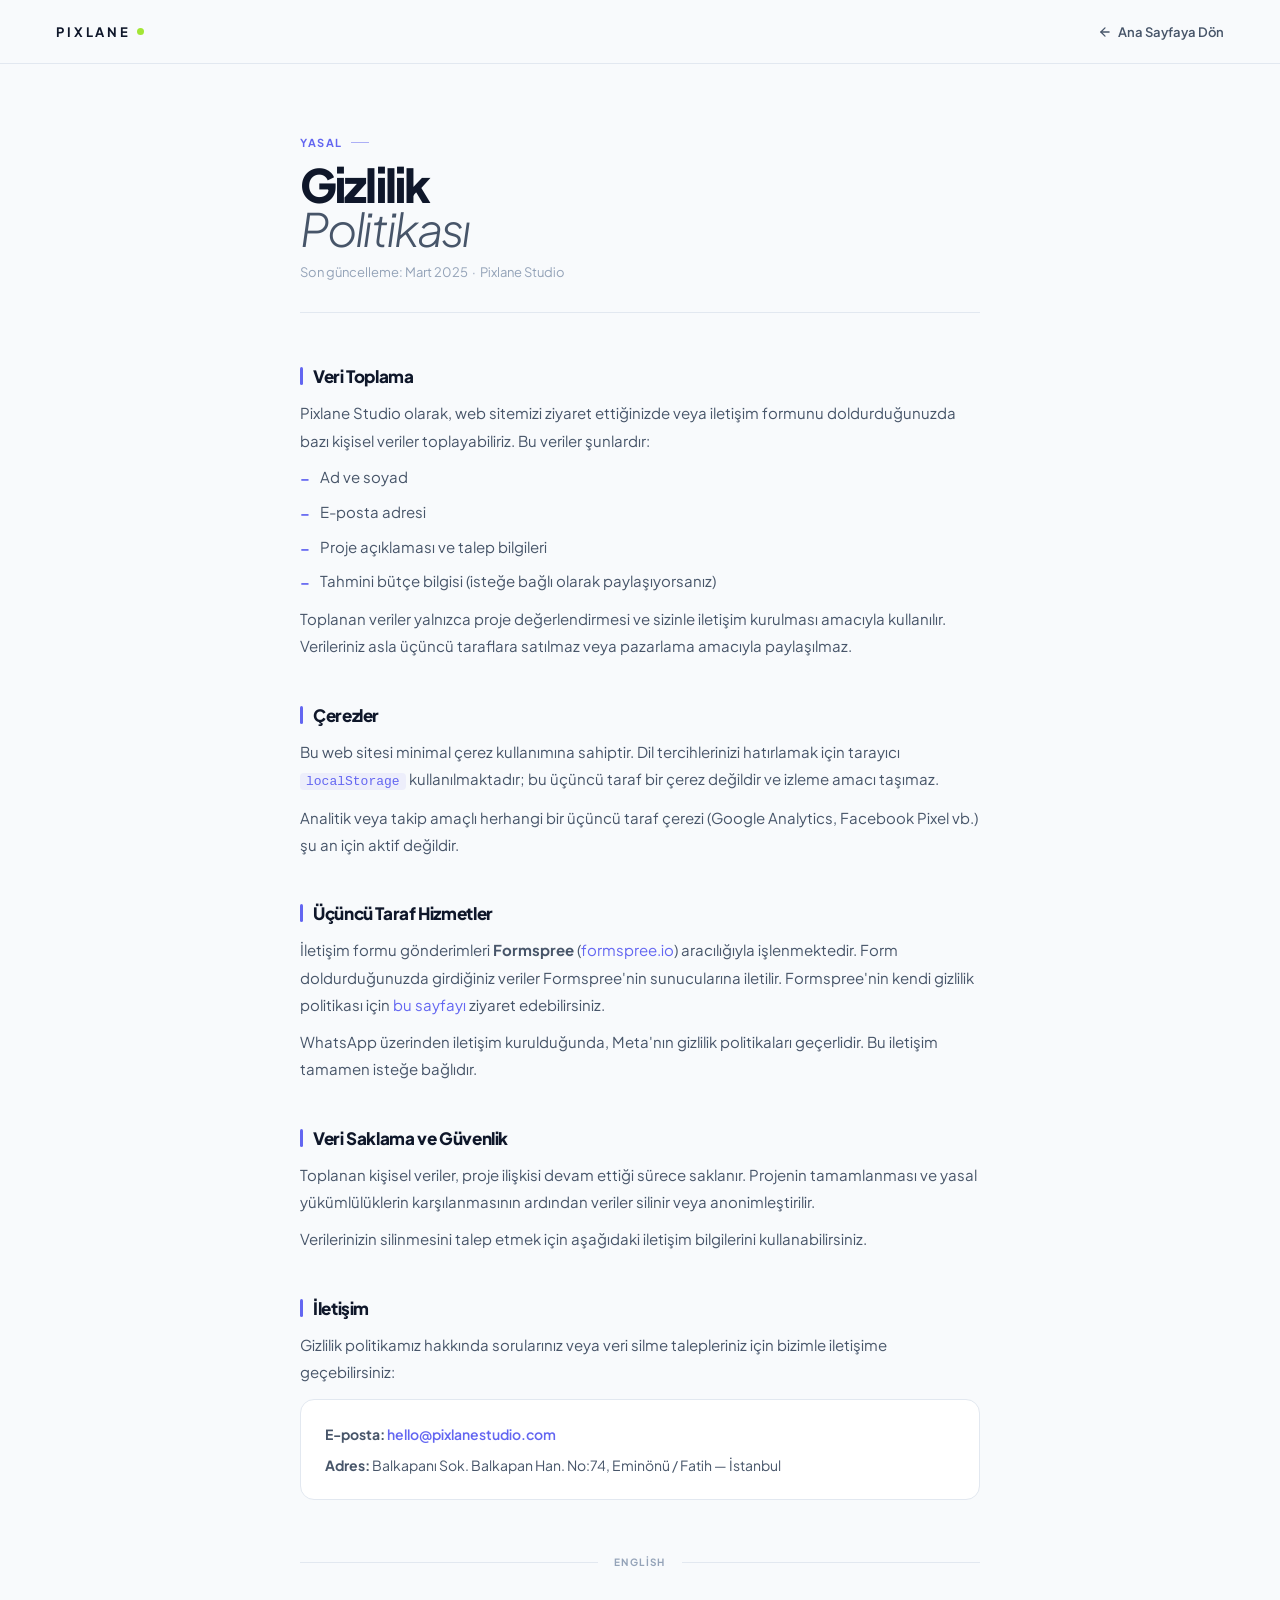
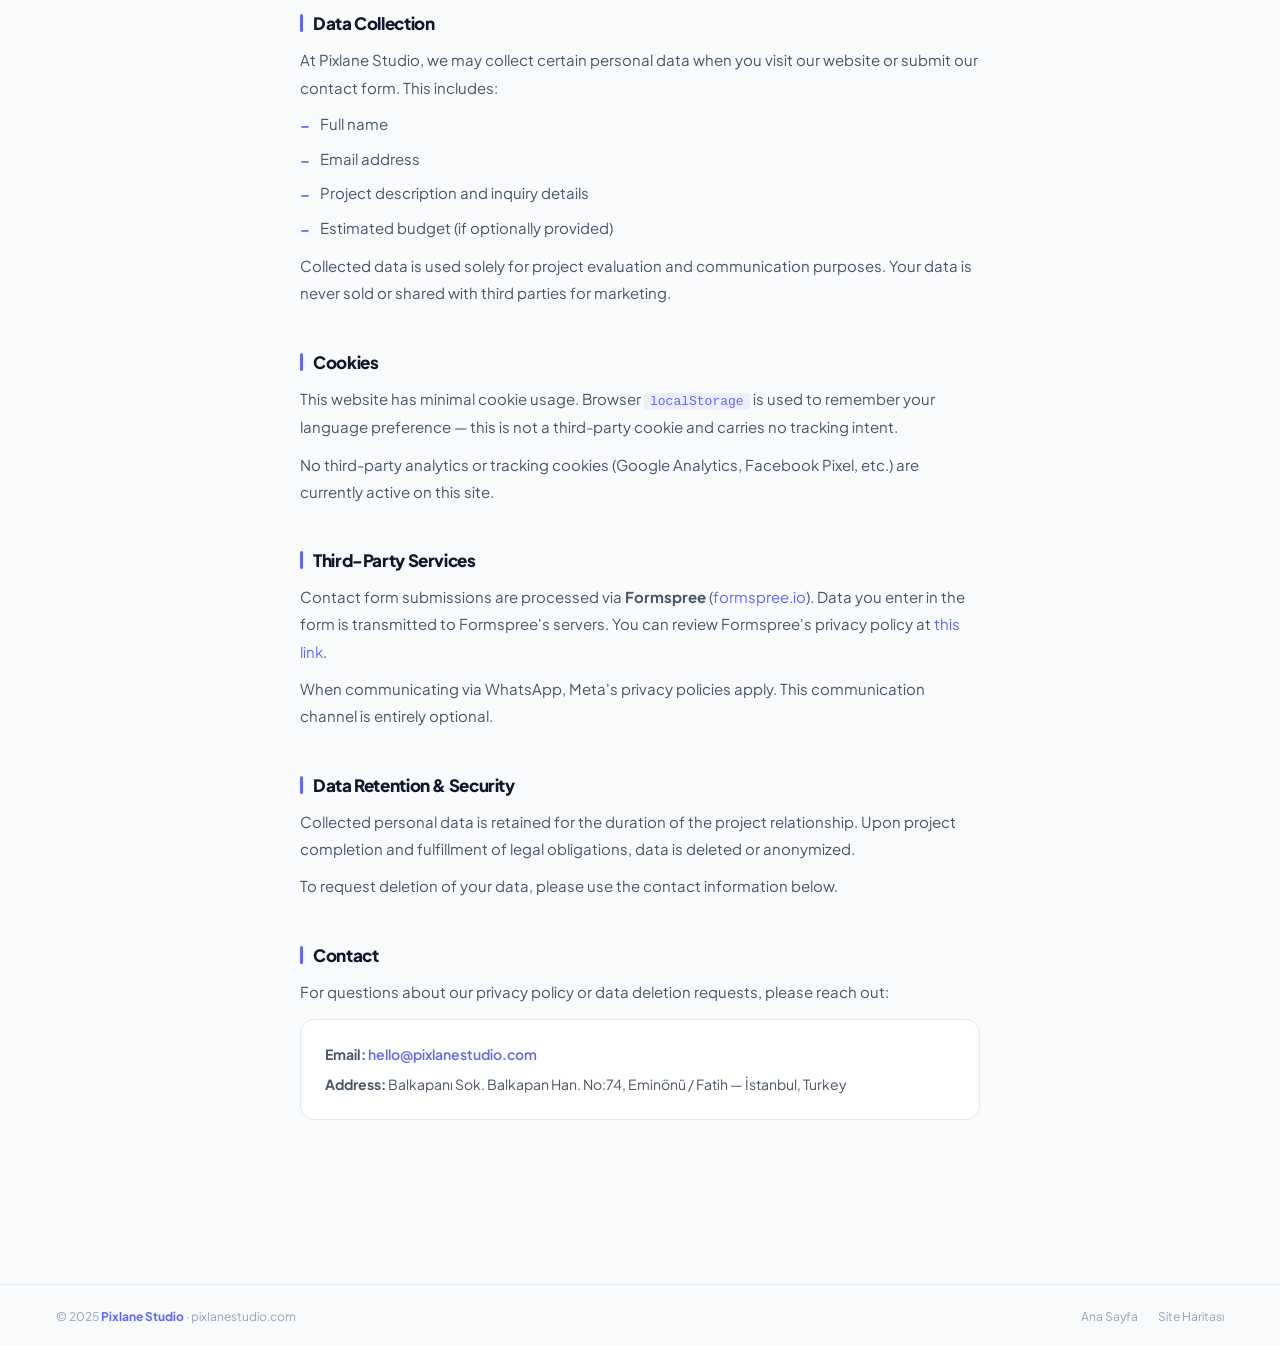
<file: privacy.html>
<!DOCTYPE html>
<html lang="tr">
<head>
<meta charset="UTF-8"/>
<meta name="viewport" content="width=device-width,initial-scale=1.0"/>
<title>Gizlilik Politikası — Pixlane Studio</title>
<meta name="description" content="Pixlane Studio gizlilik politikası ve kişisel veri işleme bilgilendirmesi."/>
<link rel="preconnect" href="https://fonts.googleapis.com"/>
<link href="https://fonts.googleapis.com/css2?family=Plus+Jakarta+Sans:ital,wght@0,300;0,400;0,500;0,600;0,700;0,800;1,300&display=swap" rel="stylesheet"/>
<style>
:root {
  --bg:        #F8FAFC;
  --bg-card:   #FFFFFF;
  --border:    #E2E8F0;
  --text:      #0F172A;
  --text-2:    #475569;
  --text-3:    #94A3B8;
  --indigo:    #6366F1;
  --indigo-soft: rgba(99,102,241,.08);
  --ease: cubic-bezier(.16,1,.3,1);
}
*,*::before,*::after { box-sizing:border-box; margin:0; padding:0 }
html { scroll-behavior:smooth }
body {
  font-family: 'Plus Jakarta Sans', system-ui, sans-serif;
  background: var(--bg); color: var(--text);
  -webkit-font-smoothing: antialiased;
}
a { text-decoration:none; color:inherit }

/* ── NAV ── */
.nav {
  position: sticky; top: 0; z-index: 900;
  height: 64px;
  display: flex; align-items: center; justify-content: space-between;
  padding: 0 56px;
  background: rgba(248,250,252,.95);
  backdrop-filter: blur(20px);
  border-bottom: 1px solid var(--border);
}
.nav-logo {
  display: flex; align-items: center; gap: 5px;
  font-size: 13px; font-weight: 700; letter-spacing: .22em;
  text-transform: uppercase; color: var(--text);
}
.nav-logo-dot {
  width: 7px; height: 7px; border-radius: 50%;
  background: #A3E635; flex-shrink: 0; margin-left: 1px;
}
.back-link {
  display: inline-flex; align-items: center; gap: 6px;
  font-size: 13px; font-weight: 600; color: var(--text-2);
  transition: color .2s;
}
.back-link:hover { color: var(--indigo) }
.back-link svg { flex-shrink: 0 }

/* ── PAGE ── */
.page-wrap {
  max-width: 760px;
  margin: 0 auto;
  padding: 72px 40px 120px;
}
.page-eyebrow {
  font-size: 11px; font-weight: 700; letter-spacing: .14em;
  text-transform: uppercase; color: var(--indigo);
  margin-bottom: 14px;
  display: flex; align-items: center; gap: 8px;
}
.page-eyebrow::after {
  content: ''; width: 18px; height: 1.5px;
  background: currentColor; opacity: .5;
}
.page-h1 {
  font-size: clamp(30px, 4vw, 46px);
  font-weight: 800; letter-spacing: -.04em; line-height: .95;
  color: var(--text); margin-bottom: 14px;
}
.page-h1 em { font-style: italic; font-weight: 300; color: var(--text-2) }
.page-meta {
  font-size: 13px; color: var(--text-3);
  margin-bottom: 52px;
  padding-bottom: 32px;
  border-bottom: 1px solid var(--border);
}

/* ── CONTENT ── */
.section-block {
  margin-bottom: 44px;
}
.section-block h2 {
  font-size: 17px; font-weight: 800;
  letter-spacing: -.022em; color: var(--text);
  margin-bottom: 12px;
  display: flex; align-items: center; gap: 10px;
}
.section-block h2::before {
  content: '';
  width: 3px; height: 18px;
  background: var(--indigo);
  border-radius: 2px;
  flex-shrink: 0;
}
.section-block p {
  font-size: 15px; color: var(--text-2);
  line-height: 1.82; margin-bottom: 10px;
}
.section-block p:last-child { margin-bottom: 0 }
.section-block ul {
  list-style: none;
  display: flex; flex-direction: column; gap: 8px;
  margin: 10px 0;
}
.section-block li {
  font-size: 15px; color: var(--text-2);
  line-height: 1.72;
  display: flex; align-items: flex-start; gap: 10px;
}
.section-block li::before {
  content: '–';
  color: var(--indigo);
  font-weight: 700;
  flex-shrink: 0;
  margin-top: 1px;
}
.contact-card {
  background: var(--bg-card);
  border: 1px solid var(--border);
  border-radius: 14px;
  padding: 22px 24px;
  margin-top: 14px;
}
.contact-card p {
  font-size: 14px; color: var(--text-2);
  line-height: 1.75; margin-bottom: 6px;
}
.contact-card p:last-child { margin-bottom: 0 }
.contact-card a { color: var(--indigo); font-weight: 600 }
.contact-card a:hover { text-decoration: underline }

/* ── LANG DIVIDER ── */
.lang-divider {
  display: flex; align-items: center; gap: 16px;
  margin: 56px 0 44px;
}
.lang-divider::before, .lang-divider::after {
  content: ''; flex: 1; height: 1px; background: var(--border);
}
.lang-divider span {
  font-size: 10px; font-weight: 700; letter-spacing: .14em;
  text-transform: uppercase; color: var(--text-3);
  white-space: nowrap;
}

/* ── FOOTER ── */
.mini-footer {
  border-top: 1px solid var(--border);
  padding: 24px 56px;
  display: flex; justify-content: space-between; align-items: center;
  flex-wrap: wrap; gap: 10px;
}
.mini-footer-copy {
  font-size: 12px; color: var(--text-3);
}
.mini-footer-copy strong { color: var(--indigo) }
.mini-footer-links {
  display: flex; gap: 20px;
}
.mini-footer-links a {
  font-size: 12px; color: var(--text-3);
  transition: color .2s;
}
.mini-footer-links a:hover { color: var(--text) }

@media(max-width:600px) {
  .nav { padding: 0 20px }
  .page-wrap { padding: 48px 20px 80px }
  .mini-footer { padding: 20px; flex-direction: column; text-align: center }
}
</style>
</head>
<body>

<nav class="nav">
  <a href="./index.html" class="nav-logo">
    PIXLANE<span class="nav-logo-dot"></span>
  </a>
  <a href="./index.html" class="back-link">
    <svg width="14" height="14" viewBox="0 0 24 24" fill="none" stroke="currentColor" stroke-width="2.2" stroke-linecap="round" stroke-linejoin="round">
      <path d="M19 12H5"/><path d="m12 19-7-7 7-7"/>
    </svg>
    Ana Sayfaya Dön
  </a>
</nav>

<main class="page-wrap">

  <div class="page-eyebrow">Yasal</div>
  <h1 class="page-h1">Gizlilik<br><em>Politikası</em></h1>
  <p class="page-meta">Son güncelleme: Mart 2025 &nbsp;·&nbsp; Pixlane Studio</p>

  <!-- ── TR CONTENT ── -->

  <div class="section-block">
    <h2>Veri Toplama</h2>
    <p>
      Pixlane Studio olarak, web sitemizi ziyaret ettiğinizde veya iletişim formunu doldurduğunuzda bazı kişisel veriler toplayabiliriz. Bu veriler şunlardır:
    </p>
    <ul>
      <li>Ad ve soyad</li>
      <li>E-posta adresi</li>
      <li>Proje açıklaması ve talep bilgileri</li>
      <li>Tahmini bütçe bilgisi (isteğe bağlı olarak paylaşıyorsanız)</li>
    </ul>
    <p>
      Toplanan veriler yalnızca proje değerlendirmesi ve sizinle iletişim kurulması amacıyla kullanılır. Verileriniz asla üçüncü taraflara satılmaz veya pazarlama amacıyla paylaşılmaz.
    </p>
  </div>

  <div class="section-block">
    <h2>Çerezler</h2>
    <p>
      Bu web sitesi minimal çerez kullanımına sahiptir. Dil tercihlerinizi hatırlamak için tarayıcı <code style="font-size:13px;background:var(--indigo-soft);padding:1px 6px;border-radius:4px;color:var(--indigo)">localStorage</code> kullanılmaktadır; bu üçüncü taraf bir çerez değildir ve izleme amacı taşımaz.
    </p>
    <p>
      Analitik veya takip amaçlı herhangi bir üçüncü taraf çerezi (Google Analytics, Facebook Pixel vb.) şu an için aktif değildir.
    </p>
  </div>

  <div class="section-block">
    <h2>Üçüncü Taraf Hizmetler</h2>
    <p>
      İletişim formu gönderimleri <strong>Formspree</strong> (<a href="https://formspree.io" target="_blank" rel="noopener" style="color:var(--indigo)">formspree.io</a>) aracılığıyla işlenmektedir. Form doldurduğunuzda girdiğiniz veriler Formspree'nin sunucularına iletilir. Formspree'nin kendi gizlilik politikası için <a href="https://formspree.io/legal/privacy-policy" target="_blank" rel="noopener" style="color:var(--indigo)">bu sayfayı</a> ziyaret edebilirsiniz.
    </p>
    <p>
      WhatsApp üzerinden iletişim kurulduğunda, Meta'nın gizlilik politikaları geçerlidir. Bu iletişim tamamen isteğe bağlıdır.
    </p>
  </div>

  <div class="section-block">
    <h2>Veri Saklama ve Güvenlik</h2>
    <p>
      Toplanan kişisel veriler, proje ilişkisi devam ettiği sürece saklanır. Projenin tamamlanması ve yasal yükümlülüklerin karşılanmasının ardından veriler silinir veya anonimleştirilir.
    </p>
    <p>
      Verilerinizin silinmesini talep etmek için aşağıdaki iletişim bilgilerini kullanabilirsiniz.
    </p>
  </div>

  <div class="section-block">
    <h2>İletişim</h2>
    <p>Gizlilik politikamız hakkında sorularınız veya veri silme talepleriniz için bizimle iletişime geçebilirsiniz:</p>
    <div class="contact-card">
      <p><strong>E-posta:</strong> <a href="mailto:hello@pixlanestudio.com">hello@pixlanestudio.com</a></p>
      <p><strong>Adres:</strong> Balkapanı Sok. Balkapan Han. No:74, Eminönü / Fatih — İstanbul</p>
    </div>
  </div>

  <!-- ── ENGLISH DIVIDER ── -->
  <div class="lang-divider"><span>English</span></div>

  <!-- ── EN CONTENT ── -->

  <div class="section-block">
    <h2>Data Collection</h2>
    <p>
      At Pixlane Studio, we may collect certain personal data when you visit our website or submit our contact form. This includes:
    </p>
    <ul>
      <li>Full name</li>
      <li>Email address</li>
      <li>Project description and inquiry details</li>
      <li>Estimated budget (if optionally provided)</li>
    </ul>
    <p>
      Collected data is used solely for project evaluation and communication purposes. Your data is never sold or shared with third parties for marketing.
    </p>
  </div>

  <div class="section-block">
    <h2>Cookies</h2>
    <p>
      This website has minimal cookie usage. Browser <code style="font-size:13px;background:var(--indigo-soft);padding:1px 6px;border-radius:4px;color:var(--indigo)">localStorage</code> is used to remember your language preference — this is not a third-party cookie and carries no tracking intent.
    </p>
    <p>
      No third-party analytics or tracking cookies (Google Analytics, Facebook Pixel, etc.) are currently active on this site.
    </p>
  </div>

  <div class="section-block">
    <h2>Third-Party Services</h2>
    <p>
      Contact form submissions are processed via <strong>Formspree</strong> (<a href="https://formspree.io" target="_blank" rel="noopener" style="color:var(--indigo)">formspree.io</a>). Data you enter in the form is transmitted to Formspree's servers. You can review Formspree's privacy policy at <a href="https://formspree.io/legal/privacy-policy" target="_blank" rel="noopener" style="color:var(--indigo)">this link</a>.
    </p>
    <p>
      When communicating via WhatsApp, Meta's privacy policies apply. This communication channel is entirely optional.
    </p>
  </div>

  <div class="section-block">
    <h2>Data Retention &amp; Security</h2>
    <p>
      Collected personal data is retained for the duration of the project relationship. Upon project completion and fulfillment of legal obligations, data is deleted or anonymized.
    </p>
    <p>
      To request deletion of your data, please use the contact information below.
    </p>
  </div>

  <div class="section-block">
    <h2>Contact</h2>
    <p>For questions about our privacy policy or data deletion requests, please reach out:</p>
    <div class="contact-card">
      <p><strong>Email:</strong> <a href="mailto:hello@pixlanestudio.com">hello@pixlanestudio.com</a></p>
      <p><strong>Address:</strong> Balkapanı Sok. Balkapan Han. No:74, Eminönü / Fatih — İstanbul, Turkey</p>
    </div>
  </div>

</main>

<footer class="mini-footer">
  <div class="mini-footer-copy">© 2025 <strong>Pixlane Studio</strong> · pixlanestudio.com</div>
  <div class="mini-footer-links">
    <a href="./index.html">Ana Sayfa</a>
    <a href="./sitemap.html">Site Haritası</a>
  </div>
</footer>

</body>
</html>
</file>
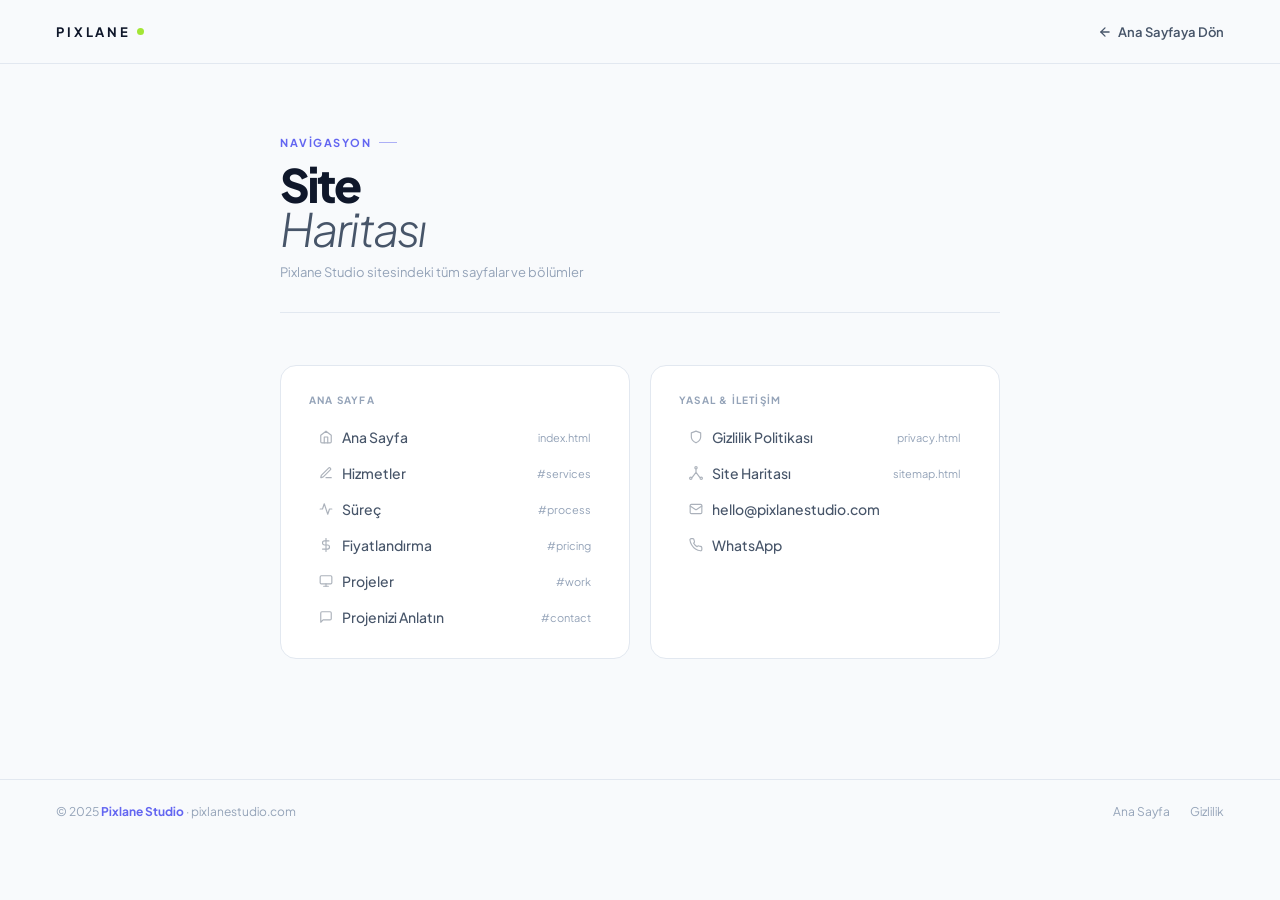
<file: sitemap.html>
<!DOCTYPE html>
<html lang="tr">
<head>
<meta charset="UTF-8"/>
<meta name="viewport" content="width=device-width,initial-scale=1.0"/>
<title>Site Haritası — Pixlane Studio</title>
<meta name="description" content="Pixlane Studio sitesinin tüm sayfaları ve bölümleri."/>
<link rel="preconnect" href="https://fonts.googleapis.com"/>
<link href="https://fonts.googleapis.com/css2?family=Plus+Jakarta+Sans:ital,wght@0,300;0,400;0,500;0,600;0,700;0,800;1,300&display=swap" rel="stylesheet"/>
<style>
:root {
  --bg:        #F8FAFC;
  --bg-card:   #FFFFFF;
  --border:    #E2E8F0;
  --text:      #0F172A;
  --text-2:    #475569;
  --text-3:    #94A3B8;
  --indigo:    #6366F1;
  --indigo-soft: rgba(99,102,241,.08);
  --ease: cubic-bezier(.16,1,.3,1);
}
*,*::before,*::after { box-sizing:border-box; margin:0; padding:0 }
html { scroll-behavior:smooth }
body {
  font-family: 'Plus Jakarta Sans', system-ui, sans-serif;
  background: var(--bg); color: var(--text);
  -webkit-font-smoothing: antialiased;
}
a { text-decoration:none; color:inherit }

/* ── NAV ── */
.nav {
  position: sticky; top: 0; z-index: 900;
  height: 64px;
  display: flex; align-items: center; justify-content: space-between;
  padding: 0 56px;
  background: rgba(248,250,252,.95);
  backdrop-filter: blur(20px);
  border-bottom: 1px solid var(--border);
}
.nav-logo {
  display: flex; align-items: center; gap: 5px;
  font-size: 13px; font-weight: 700; letter-spacing: .22em;
  text-transform: uppercase; color: var(--text);
}
.nav-logo-dot {
  width: 7px; height: 7px; border-radius: 50%;
  background: #A3E635; flex-shrink: 0; margin-left: 1px;
}
.back-link {
  display: inline-flex; align-items: center; gap: 6px;
  font-size: 13px; font-weight: 600; color: var(--text-2);
  transition: color .2s;
}
.back-link:hover { color: var(--indigo) }

/* ── PAGE ── */
.page-wrap {
  max-width: 800px;
  margin: 0 auto;
  padding: 72px 40px 120px;
}
.page-eyebrow {
  font-size: 11px; font-weight: 700; letter-spacing: .14em;
  text-transform: uppercase; color: var(--indigo);
  margin-bottom: 14px;
  display: flex; align-items: center; gap: 8px;
}
.page-eyebrow::after {
  content: ''; width: 18px; height: 1.5px;
  background: currentColor; opacity: .5;
}
.page-h1 {
  font-size: clamp(30px, 4vw, 46px);
  font-weight: 800; letter-spacing: -.04em; line-height: .95;
  color: var(--text); margin-bottom: 14px;
}
.page-h1 em { font-style: italic; font-weight: 300; color: var(--text-2) }
.page-meta {
  font-size: 13px; color: var(--text-3);
  margin-bottom: 52px;
  padding-bottom: 32px;
  border-bottom: 1px solid var(--border);
}

/* ── SITEMAP GRID ── */
.sm-grid {
  display: grid;
  grid-template-columns: 1fr 1fr;
  gap: 20px;
}

/* Card */
.sm-card {
  background: var(--bg-card);
  border: 1px solid var(--border);
  border-radius: 16px;
  padding: 28px 28px 24px;
  transition: border-color .25s, box-shadow .25s;
}
.sm-card:hover {
  border-color: rgba(99,102,241,.2);
  box-shadow: 0 8px 28px rgba(15,23,42,.07);
}
.sm-card-label {
  font-size: 10px; font-weight: 700; letter-spacing: .12em;
  text-transform: uppercase; color: var(--text-3);
  margin-bottom: 14px;
}
.sm-card ul {
  list-style: none;
  display: flex; flex-direction: column; gap: 2px;
}
.sm-card li a {
  display: flex; align-items: center; gap: 9px;
  font-size: 14px; font-weight: 500; color: var(--text-2);
  padding: 8px 10px;
  border-radius: 9px;
  transition: background .18s, color .18s;
}
.sm-card li a:hover {
  background: var(--indigo-soft);
  color: var(--indigo);
}
.sm-card li a svg {
  flex-shrink: 0; opacity: .45;
  transition: opacity .18s;
}
.sm-card li a:hover svg { opacity: 1 }
.sm-card li a .sm-desc {
  font-size: 11px; font-weight: 400;
  color: var(--text-3); margin-left: auto;
}

/* ── FOOTER ── */
.mini-footer {
  border-top: 1px solid var(--border);
  padding: 24px 56px;
  display: flex; justify-content: space-between; align-items: center;
  flex-wrap: wrap; gap: 10px;
}
.mini-footer-copy { font-size: 12px; color: var(--text-3) }
.mini-footer-copy strong { color: var(--indigo) }
.mini-footer-links { display: flex; gap: 20px }
.mini-footer-links a { font-size: 12px; color: var(--text-3); transition: color .2s }
.mini-footer-links a:hover { color: var(--text) }

@media(max-width:640px) {
  .nav { padding: 0 20px }
  .page-wrap { padding: 48px 20px 80px }
  .sm-grid { grid-template-columns: 1fr }
  .mini-footer { padding: 20px; flex-direction: column; text-align: center }
}
</style>
</head>
<body>

<nav class="nav">
  <a href="./index.html" class="nav-logo">
    PIXLANE<span class="nav-logo-dot"></span>
  </a>
  <a href="./index.html" class="back-link">
    <svg width="14" height="14" viewBox="0 0 24 24" fill="none" stroke="currentColor" stroke-width="2.2" stroke-linecap="round" stroke-linejoin="round">
      <path d="M19 12H5"/><path d="m12 19-7-7 7-7"/>
    </svg>
    Ana Sayfaya Dön
  </a>
</nav>

<main class="page-wrap">

  <div class="page-eyebrow">Navigasyon</div>
  <h1 class="page-h1">Site<br><em>Haritası</em></h1>
  <p class="page-meta">Pixlane Studio sitesindeki tüm sayfalar ve bölümler</p>

  <div class="sm-grid">

    <!-- Ana Sayfa & Bölümler -->
    <div class="sm-card">
      <div class="sm-card-label">Ana Sayfa</div>
      <ul>
        <li>
          <a href="./index.html">
            <svg width="14" height="14" viewBox="0 0 24 24" fill="none" stroke="currentColor" stroke-width="2" stroke-linecap="round" stroke-linejoin="round">
              <path d="m3 9 9-7 9 7v11a2 2 0 0 1-2 2H5a2 2 0 0 1-2-2z"/><polyline points="9 22 9 12 15 12 15 22"/>
            </svg>
            Ana Sayfa
            <span class="sm-desc">index.html</span>
          </a>
        </li>
        <li>
          <a href="./index.html#services">
            <svg width="14" height="14" viewBox="0 0 24 24" fill="none" stroke="currentColor" stroke-width="2" stroke-linecap="round" stroke-linejoin="round">
              <path d="M12 20h9"/><path d="M16.376 3.622a1 1 0 0 1 3.002 3.002L7.368 18.635a2 2 0 0 1-.855.506l-2.872.838a.5.5 0 0 1-.62-.62l.838-2.872a2 2 0 0 1 .506-.854z"/>
            </svg>
            Hizmetler
            <span class="sm-desc">#services</span>
          </a>
        </li>
        <li>
          <a href="./index.html#process">
            <svg width="14" height="14" viewBox="0 0 24 24" fill="none" stroke="currentColor" stroke-width="2" stroke-linecap="round" stroke-linejoin="round">
              <polyline points="22 12 18 12 15 21 9 3 6 12 2 12"/>
            </svg>
            Süreç
            <span class="sm-desc">#process</span>
          </a>
        </li>
        <li>
          <a href="./index.html#pricing">
            <svg width="14" height="14" viewBox="0 0 24 24" fill="none" stroke="currentColor" stroke-width="2" stroke-linecap="round" stroke-linejoin="round">
              <line x1="12" y1="1" x2="12" y2="23"/><path d="M17 5H9.5a3.5 3.5 0 0 0 0 7h5a3.5 3.5 0 0 1 0 7H6"/>
            </svg>
            Fiyatlandırma
            <span class="sm-desc">#pricing</span>
          </a>
        </li>
        <li>
          <a href="./index.html#work">
            <svg width="14" height="14" viewBox="0 0 24 24" fill="none" stroke="currentColor" stroke-width="2" stroke-linecap="round" stroke-linejoin="round">
              <rect x="2" y="3" width="20" height="14" rx="2"/><line x1="8" y1="21" x2="16" y2="21"/><line x1="12" y1="17" x2="12" y2="21"/>
            </svg>
            Projeler
            <span class="sm-desc">#work</span>
          </a>
        </li>
        <li>
          <a href="./index.html#contact">
            <svg width="14" height="14" viewBox="0 0 24 24" fill="none" stroke="currentColor" stroke-width="2" stroke-linecap="round" stroke-linejoin="round">
              <path d="M21 15a2 2 0 0 1-2 2H7l-4 4V5a2 2 0 0 1 2-2h14a2 2 0 0 1 2 2z"/>
            </svg>
            Projenizi Anlatın
            <span class="sm-desc">#contact</span>
          </a>
        </li>
      </ul>
    </div>

    <!-- Yasal & İletişim -->
    <div class="sm-card">
      <div class="sm-card-label">Yasal &amp; İletişim</div>
      <ul>
        <li>
          <a href="./privacy.html">
            <svg width="14" height="14" viewBox="0 0 24 24" fill="none" stroke="currentColor" stroke-width="2" stroke-linecap="round" stroke-linejoin="round">
              <path d="M12 22s8-4 8-10V5l-8-3-8 3v7c0 6 8 10 8 10z"/>
            </svg>
            Gizlilik Politikası
            <span class="sm-desc">privacy.html</span>
          </a>
        </li>
        <li>
          <a href="./sitemap.html">
            <svg width="14" height="14" viewBox="0 0 24 24" fill="none" stroke="currentColor" stroke-width="2" stroke-linecap="round" stroke-linejoin="round">
              <circle cx="12" cy="3" r="2"/><circle cx="3" cy="21" r="2"/><circle cx="21" cy="21" r="2"/>
              <path d="M12 5v6M5.5 19.5 12 11l6.5 8.5"/>
            </svg>
            Site Haritası
            <span class="sm-desc">sitemap.html</span>
          </a>
        </li>
        <li>
          <a href="mailto:hello@pixlanestudio.com">
            <svg width="14" height="14" viewBox="0 0 24 24" fill="none" stroke="currentColor" stroke-width="2" stroke-linecap="round" stroke-linejoin="round">
              <rect x="2" y="4" width="20" height="16" rx="2"/><path d="m22 7-8.97 5.7a1.94 1.94 0 0 1-2.06 0L2 7"/>
            </svg>
            hello@pixlanestudio.com
          </a>
        </li>
        <li>
          <a href="https://wa.me/905461323464" target="_blank" rel="noopener">
            <svg width="14" height="14" viewBox="0 0 24 24" fill="none" stroke="currentColor" stroke-width="2" stroke-linecap="round" stroke-linejoin="round">
              <path d="M22 16.92v3a2 2 0 0 1-2.18 2 19.79 19.79 0 0 1-8.63-3.07A19.5 19.5 0 0 1 4.69 12 19.79 19.79 0 0 1 1.61 3.4 2 2 0 0 1 3.6 1.21h3a2 2 0 0 1 2 1.72c.127.96.361 1.903.7 2.81a2 2 0 0 1-.45 2.11L7.91 8.9a16 16 0 0 0 6 6l.86-.86a2 2 0 0 1 2.11-.45c.907.339 1.85.573 2.81.7A2 2 0 0 1 21.73 16z"/>
            </svg>
            WhatsApp
          </a>
        </li>
      </ul>
    </div>

  </div><!-- /.sm-grid -->

</main>

<footer class="mini-footer">
  <div class="mini-footer-copy">© 2025 <strong>Pixlane Studio</strong> · pixlanestudio.com</div>
  <div class="mini-footer-links">
    <a href="./index.html">Ana Sayfa</a>
    <a href="./privacy.html">Gizlilik</a>
  </div>
</footer>

</body>
</html>
</file>
<file: pixlane-butik-demo/styles.css>
:root {
  --cream: #faf7f2;
  --cream2: #f3ede3;
  --cream3: #ede4d6;
  --blush: #e8b4b8;
  --blush2: #d4888f;
  --rose: #c96b72;
  --ink: #1a1410;
  --muted: #8a7b72;
  --border: rgba(26, 20, 16, 0.1);
  --serif: "Cormorant Garamond", serif;
  --sans: "Jost", sans-serif;
}

*,
*::before,
*::after {
  box-sizing: border-box;
  margin: 0;
  padding: 0;
}

html {
  scroll-behavior: smooth;
}

body {
  background: var(--cream);
  color: var(--ink);
  font-family: var(--sans);
  overflow-x: hidden;
}

/* GRAIN */
body::after {
  content: "";
  position: fixed;
  inset: 0;
  background-image: url("data:image/svg+xml,%3Csvg viewBox='0 0 200 200' xmlns='http://www.w3.org/2000/svg'%3E%3Cfilter id='n'%3E%3CfeTurbulence type='fractalNoise' baseFrequency='0.85' numOctaves='4' stitchTiles='stitch'/%3E%3C/filter%3E%3Crect width='100%25' height='100%25' filter='url(%23n)' opacity='0.03'/%3E%3C/svg%3E");
  pointer-events: none;
  z-index: 9000;
}

/* NAV */
:root {
  --cream: #faf7f2;
  --cream2: #f3ede3;
  --cream3: #ede4d6;
  --blush: #e8b4b8;
  --blush2: #d4888f;
  --rose: #c96b72;
  --ink: #1a1410;
  --muted: #8a7b72;
  --border: rgba(26, 20, 16, 0.1);
  --serif: "Cormorant Garamond", serif;
  --sans: "Jost", sans-serif;
  --pixlane-neon: #b4ff39;
}

*,
*::before,
*::after {
  box-sizing: border-box;
  margin: 0;
  padding: 0;
}

html {
  scroll-behavior: smooth;
}

body {
  background: var(--cream);
  color: var(--ink);
  font-family: var(--sans);
  overflow-x: hidden;
}

/* GRAIN */
body::after {
  content: "";
  position: fixed;
  inset: 0;
  background-image: url("data:image/svg+xml,%3Csvg viewBox='0 0 200 200' xmlns='http://www.w3.org/2000/svg'%3E%3Cfilter id='n'%3E%3CfeTurbulence type='fractalNoise' baseFrequency='0.85' numOctaves='4' stitchTiles='stitch'/%3E%3C/filter%3E%3Crect width='100%25' height='100%25' filter='url(%23n)' opacity='0.03'/%3E%3C/svg%3E");
  pointer-events: none;
  z-index: 9000;
}

/* NAV */
nav {
  position: fixed;
  top: 0;
  left: 0;
  right: 0;
  z-index: 100;
  padding: 0 48px;
  height: 72px;
  display: flex;
  align-items: center;
  justify-content: space-between;
  background: rgba(250, 247, 242, 0.88);
  backdrop-filter: blur(16px);
  border-bottom: 1px solid var(--border);
}

.logo {
  text-decoration: none;
  color: var(--ink);
}

.brand-logo {
  font-family: var(--serif);
  font-size: 22px;
  letter-spacing: 0.08em;
  text-transform: uppercase;
}

.brand-wordmark {
  position: relative;
}

.brand-wordmark::after {
  content: "";
  position: absolute;
  right: -10px;
  top: 50%;
  transform: translateY(-50%);
  width: 5px;
  height: 5px;
  border-radius: 999px;
  background: var(--blush);
}

.nav-links {
  display: flex;
  gap: 36px;
  list-style: none;
}

.nav-links a {
  font-family: var(--sans);
  font-size: 12px;
  letter-spacing: 0.12em;
  text-transform: uppercase;
  color: var(--muted);
  text-decoration: none;
  transition: color 0.2s;
}

.nav-links a:hover {
  color: var(--ink);
}

.nav-cta {
  font-family: var(--sans);
  font-size: 12px;
  letter-spacing: 0.12em;
  text-transform: uppercase;
  background: var(--ink);
  color: var(--cream);
  padding: 10px 24px;
  text-decoration: none;
  transition: all 0.2s;
}

.nav-cta:hover {
  background: var(--rose);
}

/* HERO */
.hero {
  min-height: 100vh;
  display: grid;
  grid-template-columns: 1fr 1fr;
  position: relative;
  overflow: hidden;
  padding-top: 72px;
}

.hero-left {
  display: flex;
  flex-direction: column;
  justify-content: center;
  padding: 80px 64px 80px 80px;
  position: relative;
}

.hero-label {
  font-family: var(--sans);
  font-size: 11px;
  letter-spacing: 0.2em;
  text-transform: uppercase;
  color: var(--muted);
  margin-bottom: 32px;
  display: flex;
  align-items: center;
  gap: 10px;
}

.hero-label::before {
  content: "";
  width: 32px;
  height: 1px;
  background: var(--blush2);
}

.hero-label-dot {
  width: 6px;
  height: 6px;
  border-radius: 999px;
  border: 1px solid rgba(26, 20, 16, 0.3);
}

.hero-title {
  font-family: var(--serif);
  font-size: clamp(56px, 5.5vw, 88px);
  line-height: 1;
  font-weight: 300;
  letter-spacing: -0.01em;
  margin-bottom: 28px;
}

.hero-title em {
  font-style: italic;
  color: var(--rose);
}

.hero-sub {
  font-size: 15px;
  color: var(--muted);
  line-height: 1.8;
  max-width: 380px;
  margin-bottom: 18px;
  font-weight: 300;
}

.hero-sub-note {
  font-size: 13px;
  max-width: 420px;
  background: rgba(250, 247, 242, 0.8);
  border-radius: 14px;
  border: 1px solid var(--border);
  padding: 10px 14px;
  margin-bottom: 32px;
}

.hero-actions {
  display: flex;
  align-items: center;
  gap: 28px;
}

.btn-dark {
  display: inline-flex;
  align-items: center;
  gap: 12px;
  background: var(--ink);
  color: var(--cream);
  font-family: var(--sans);
  font-size: 12px;
  letter-spacing: 0.12em;
  text-transform: uppercase;
  padding: 16px 32px;
  text-decoration: none;
  transition: all 0.25s;
}

.btn-dark:hover {
  background: var(--rose);
  transform: translateY(-2px);
}

.btn-text {
  font-family: var(--sans);
  font-size: 12px;
  letter-spacing: 0.12em;
  text-transform: uppercase;
  color: var(--muted);
  text-decoration: none;
  border-bottom: 1px solid transparent;
  transition: all 0.2s;
}

.btn-text:hover {
  color: var(--ink);
  border-color: var(--ink);
}

.hero-right {
  position: relative;
  overflow: hidden;
}

.hero-placeholder {
  width: 100%;
  height: 100%;
  background: linear-gradient(
    160deg,
    var(--cream2) 0%,
    var(--cream3) 40%,
    var(--blush) 100%
  );
  display: flex;
  align-items: flex-end;
  justify-content: flex-start;
  padding: 48px;
}

.hero-tag {
  font-family: var(--serif);
  font-size: 64px;
  font-weight: 300;
  font-style: italic;
  color: rgba(26, 20, 16, 0.08);
  line-height: 1;
  user-select: none;
}

.hero-badge {
  position: absolute;
  bottom: 48px;
  right: -20px;
  background: var(--ink);
  color: var(--cream);
  padding: 20px 32px;
  font-family: var(--serif);
  font-size: 13px;
  font-style: italic;
  letter-spacing: 0.04em;
  z-index: 2;
}

.hero-scroll {
  position: absolute;
  bottom: 40px;
  left: 80px;
  display: flex;
  align-items: center;
  gap: 8px;
  font-family: var(--sans);
  font-size: 10px;
  letter-spacing: 0.15em;
  text-transform: uppercase;
  color: var(--muted);
}

.hero-scroll-line {
  width: 40px;
  height: 1px;
  background: var(--muted);
  animation: scrollpulse 2s ease-in-out infinite;
}

@keyframes scrollpulse {
  0%,
  100% {
    transform: scaleX(1);
    opacity: 0.5;
  }
  50% {
    transform: scaleX(0.4);
    opacity: 1;
  }
}

/* MARQUEE */
.marquee {
  border-top: 1px solid var(--border);
  border-bottom: 1px solid var(--border);
  padding: 16px 0;
  overflow: hidden;
  background: var(--cream);
}

.marquee-track {
  display: flex;
  animation: mq 22s linear infinite;
  width: max-content;
}

.marquee-item {
  font-family: var(--serif);
  font-size: 16px;
  font-style: italic;
  white-space: nowrap;
  padding: 0 48px;
  color: var(--muted);
  display: flex;
  align-items: center;
  gap: 48px;
}

.marquee-item span {
  color: var(--blush2);
  font-style: normal;
  font-size: 8px;
}

@keyframes mq {
  from {
    transform: translateX(0);
  }
  to {
    transform: translateX(-50%);
  }
}

/* COLLECTION */
.collection {
  padding: 120px 80px;
  background: var(--cream);
}

.sec-header {
  display: flex;
  align-items: flex-end;
  justify-content: space-between;
  margin-bottom: 64px;
}

.sec-label {
  font-family: var(--sans);
  font-size: 10px;
  letter-spacing: 0.2em;
  text-transform: uppercase;
  color: var(--muted);
  margin-bottom: 12px;
}

.sec-title {
  font-family: var(--serif);
  font-size: clamp(36px, 4vw, 56px);
  font-weight: 300;
  line-height: 1.05;
}

.sec-title em {
  font-style: italic;
  color: var(--rose);
}

.sec-link {
  font-family: var(--sans);
  font-size: 11px;
  letter-spacing: 0.12em;
  text-transform: uppercase;
  color: var(--muted);
  text-decoration: none;
  border-bottom: 1px solid var(--border);
  padding-bottom: 2px;
  transition: all 0.2s;
}

.sec-link:hover {
  color: var(--rose);
  border-color: var(--rose);
}

.product-grid {
  display: grid;
  grid-template-columns: repeat(3, 1fr);
  gap: 2px;
}

.product-card {
  position: relative;
  overflow: hidden;
  cursor: pointer;
  background: var(--cream2);
}

.product-img {
  aspect-ratio: 3 / 4;
  width: 100%;
  overflow: hidden;
  position: relative;
}

.product-color {
  width: 100%;
  height: 100%;
  transition: transform 0.6s cubic-bezier(0.23, 1, 0.32, 1);
}

.product-card:hover .product-color {
  transform: scale(1.04);
}

.p1 {
  background: linear-gradient(160deg, #e8d5c8 0%, #d4b8b0 100%);
}

.p2 {
  background: linear-gradient(160deg, #c8d5e0 0%, #a8c0cc 100%);
}

.p3 {
  background: linear-gradient(160deg, #d8c8d4 0%, #c0a8bc 100%);
}

.product-overlay {
  position: absolute;
  inset: 0;
  background: rgba(26, 20, 16, 0);
  transition: background 0.3s;
  display: flex;
  align-items: flex-end;
  padding: 24px;
}

.product-card:hover .product-overlay {
  background: rgba(26, 20, 16, 0.12);
}

.product-quick {
  font-family: var(--sans);
  font-size: 11px;
  letter-spacing: 0.1em;
  text-transform: uppercase;
  background: var(--cream);
  color: var(--ink);
  padding: 10px 20px;
  opacity: 0;
  transform: translateY(8px);
  transition: all 0.3s;
  text-decoration: none;
}

.product-card:hover .product-quick {
  opacity: 1;
  transform: translateY(0);
}

.product-info {
  padding: 20px 0;
}

.product-name {
  font-family: var(--serif);
  font-size: 20px;
  font-weight: 400;
  margin-bottom: 6px;
}

.product-price {
  font-family: var(--sans);
  font-size: 13px;
  color: var(--muted);
}

.product-tag {
  position: absolute;
  top: 16px;
  left: 16px;
  font-family: var(--sans);
  font-size: 9px;
  letter-spacing: 0.1em;
  text-transform: uppercase;
  background: var(--rose);
  color: #fff;
  padding: 4px 10px;
}

/* ABOUT */
.about {
  padding: 120px 80px;
  background: var(--cream2);
  display: grid;
  grid-template-columns: 1fr 1fr;
  gap: 80px;
  align-items: center;
}

.about-left {
  position: relative;
}

.about-img-wrap {
  aspect-ratio: 4 / 5;
  background: linear-gradient(160deg, var(--cream3), var(--blush));
  position: relative;
  overflow: hidden;
}

.about-img-text {
  position: absolute;
  bottom: 40px;
  left: 40px;
  font-family: var(--serif);
  font-size: 48px;
  font-style: italic;
  color: rgba(26, 20, 16, 0.15);
  line-height: 1;
}

.about-year {
  position: absolute;
  top: 24px;
  right: 24px;
  font-family: var(--sans);
  font-size: 10px;
  letter-spacing: 0.15em;
  text-transform: uppercase;
  color: var(--muted);
  background: var(--cream);
  padding: 8px 12px;
}

.about-right .sec-label {
  margin-bottom: 24px;
}

.about-right h2 {
  font-family: var(--serif);
  font-size: clamp(36px, 4vw, 52px);
  font-weight: 300;
  line-height: 1.1;
  margin-bottom: 28px;
}

.about-right h2 em {
  font-style: italic;
  color: var(--rose);
}

.about-right p {
  font-size: 15px;
  color: var(--muted);
  line-height: 1.85;
  margin-bottom: 20px;
  font-weight: 300;
}

.about-stats {
  display: flex;
  gap: 40px;
  margin-top: 48px;
  padding-top: 40px;
  border-top: 1px solid var(--border);
}

.astat-num {
  font-family: var(--serif);
  font-size: 44px;
  font-weight: 300;
  line-height: 1;
  color: var(--ink);
  margin-bottom: 6px;
}

.astat-label {
  font-family: var(--sans);
  font-size: 10px;
  letter-spacing: 0.12em;
  text-transform: uppercase;
  color: var(--muted);
}

/* CTA BAND */
.cta-band {
  padding: 100px 80px;
  background: var(--ink);
  color: var(--cream);
  display: grid;
  grid-template-columns: 1fr 1fr;
  gap: 80px;
  align-items: center;
}

.cta-band h2 {
  font-family: var(--serif);
  font-size: clamp(40px, 5vw, 68px);
  font-weight: 300;
  line-height: 1.05;
}

.cta-band h2 em {
  font-style: italic;
  color: var(--blush);
}

.cta-right p {
  font-size: 15px;
  color: rgba(250, 247, 242, 0.6);
  line-height: 1.8;
  margin-bottom: 36px;
  font-weight: 300;
}

.btn-blush {
  display: inline-flex;
  align-items: center;
  gap: 12px;
  background: var(--blush);
  color: var(--ink);
  font-family: var(--sans);
  font-size: 12px;
  letter-spacing: 0.12em;
  text-transform: uppercase;
  padding: 16px 36px;
  text-decoration: none;
  transition: all 0.25s;
}

.btn-blush:hover {
  background: var(--blush2);
  color: #fff;
  transform: translateY(-2px);
}

/* CONTACT */
.contact {
  padding: 120px 80px;
  background: var(--cream);
}

.contact-grid {
  display: grid;
  grid-template-columns: 1fr 1fr;
  gap: 80px;
}

.contact-left h2 {
  font-family: var(--serif);
  font-size: clamp(40px, 5vw, 64px);
  font-weight: 300;
  line-height: 1.05;
  margin-bottom: 28px;
}

.contact-left h2 em {
  font-style: italic;
  color: var(--rose);
}

.contact-left p {
  font-size: 15px;
  color: var(--muted);
  line-height: 1.8;
  font-weight: 300;
}

.contact-form {
  display: flex;
  flex-direction: column;
  gap: 16px;
}

.cf-group {
  display: flex;
  flex-direction: column;
  gap: 6px;
}

.cf-label {
  font-family: var(--sans);
  font-size: 10px;
  letter-spacing: 0.15em;
  text-transform: uppercase;
  color: var(--muted);
}

.cf-input {
  background: var(--cream2);
  border: 1px solid var(--border);
  color: var(--ink);
  font-family: var(--sans);
  font-size: 14px;
  padding: 14px 16px;
  outline: none;
  transition: border-color 0.2s;
  font-weight: 300;
}

.cf-input:focus {
  border-color: var(--rose);
}

.cf-input::placeholder {
  color: rgba(138, 123, 114, 0.5);
}

.cf-textarea {
  min-height: 120px;
  resize: vertical;
}

.cf-submit {
  background: var(--ink);
  color: var(--cream);
  font-family: var(--sans);
  font-size: 12px;
  letter-spacing: 0.15em;
  text-transform: uppercase;
  padding: 16px;
  border: none;
  cursor: pointer;
  transition: background 0.2s;
  margin-top: 8px;
}

.cf-submit:hover {
  background: var(--rose);
}

footer {
  background: var(--ink);
  color: rgba(250, 247, 242, 0.4);
  padding: 32px 80px;
  display: flex;
  justify-content: space-between;
  align-items: center;
  border-top: 1px solid rgba(250, 247, 242, 0.06);
}

footer span {
  font-family: var(--sans);
  font-size: 10px;
  letter-spacing: 0.12em;
  text-transform: uppercase;
}

.ft {
  font-family: var(--serif);
  font-style: italic;
  font-size: 15px;
  color: var(--blush);
}

.ft-built {
  max-width: 260px;
  text-align: right;
  display: inline-flex;
  align-items: center;
  gap: 6px;
}

.pixlane-wordmark {
  font-family: var(--sans);
  font-size: 11px;
  letter-spacing: 0.18em;
  text-transform: uppercase;
  color: #e5e7eb;
  padding: 4px 10px;
  border-radius: 999px;
  background: #020617;
  box-shadow: 0 0 0 1px rgba(148, 163, 184, 0.5),
    0 0 18px rgba(148, 163, 184, 0.35);
}

.pixlane-dot {
  display: inline-block;
  width: 6px;
  height: 6px;
  margin-left: 6px;
  border-radius: 999px;
  background: var(--pixlane-neon);
}

/* FADE */
.fu {
  opacity: 0;
  transform: translateY(24px);
  transition: opacity 0.8s ease, transform 0.8s ease;
}

.fu.vis {
  opacity: 1;
  transform: translateY(0);
}

.fu1 {
  transition-delay: 0.1s;
}
.fu2 {
  transition-delay: 0.2s;
}
.fu3 {
  transition-delay: 0.3s;
}

@media (max-width: 768px) {
  nav {
    padding: 0 20px;
  }

  .nav-links {
    display: none;
  }

  .hero {
    grid-template-columns: 1fr;
    min-height: auto;
  }

  .hero-left {
    padding: 100px 24px 48px;
  }

  .hero-right {
    height: 60vw;
  }

  .hero-scroll {
    left: 24px;
    bottom: 20px;
  }

  .collection,
  .about,
  .contact {
    padding: 72px 24px;
  }

  .cta-band {
    padding: 72px 24px;
    grid-template-columns: 1fr;
  }

  .product-grid {
    grid-template-columns: 1fr 1fr;
  }

  .about {
    grid-template-columns: 1fr;
  }

  .contact-grid {
    grid-template-columns: 1fr;
  }

  footer {
    padding: 24px;
    flex-direction: column;
    gap: 10px;
    text-align: center;
  }

  .sec-header {
    flex-direction: column;
    align-items: flex-start;
    gap: 16px;
  }
}
</file>
